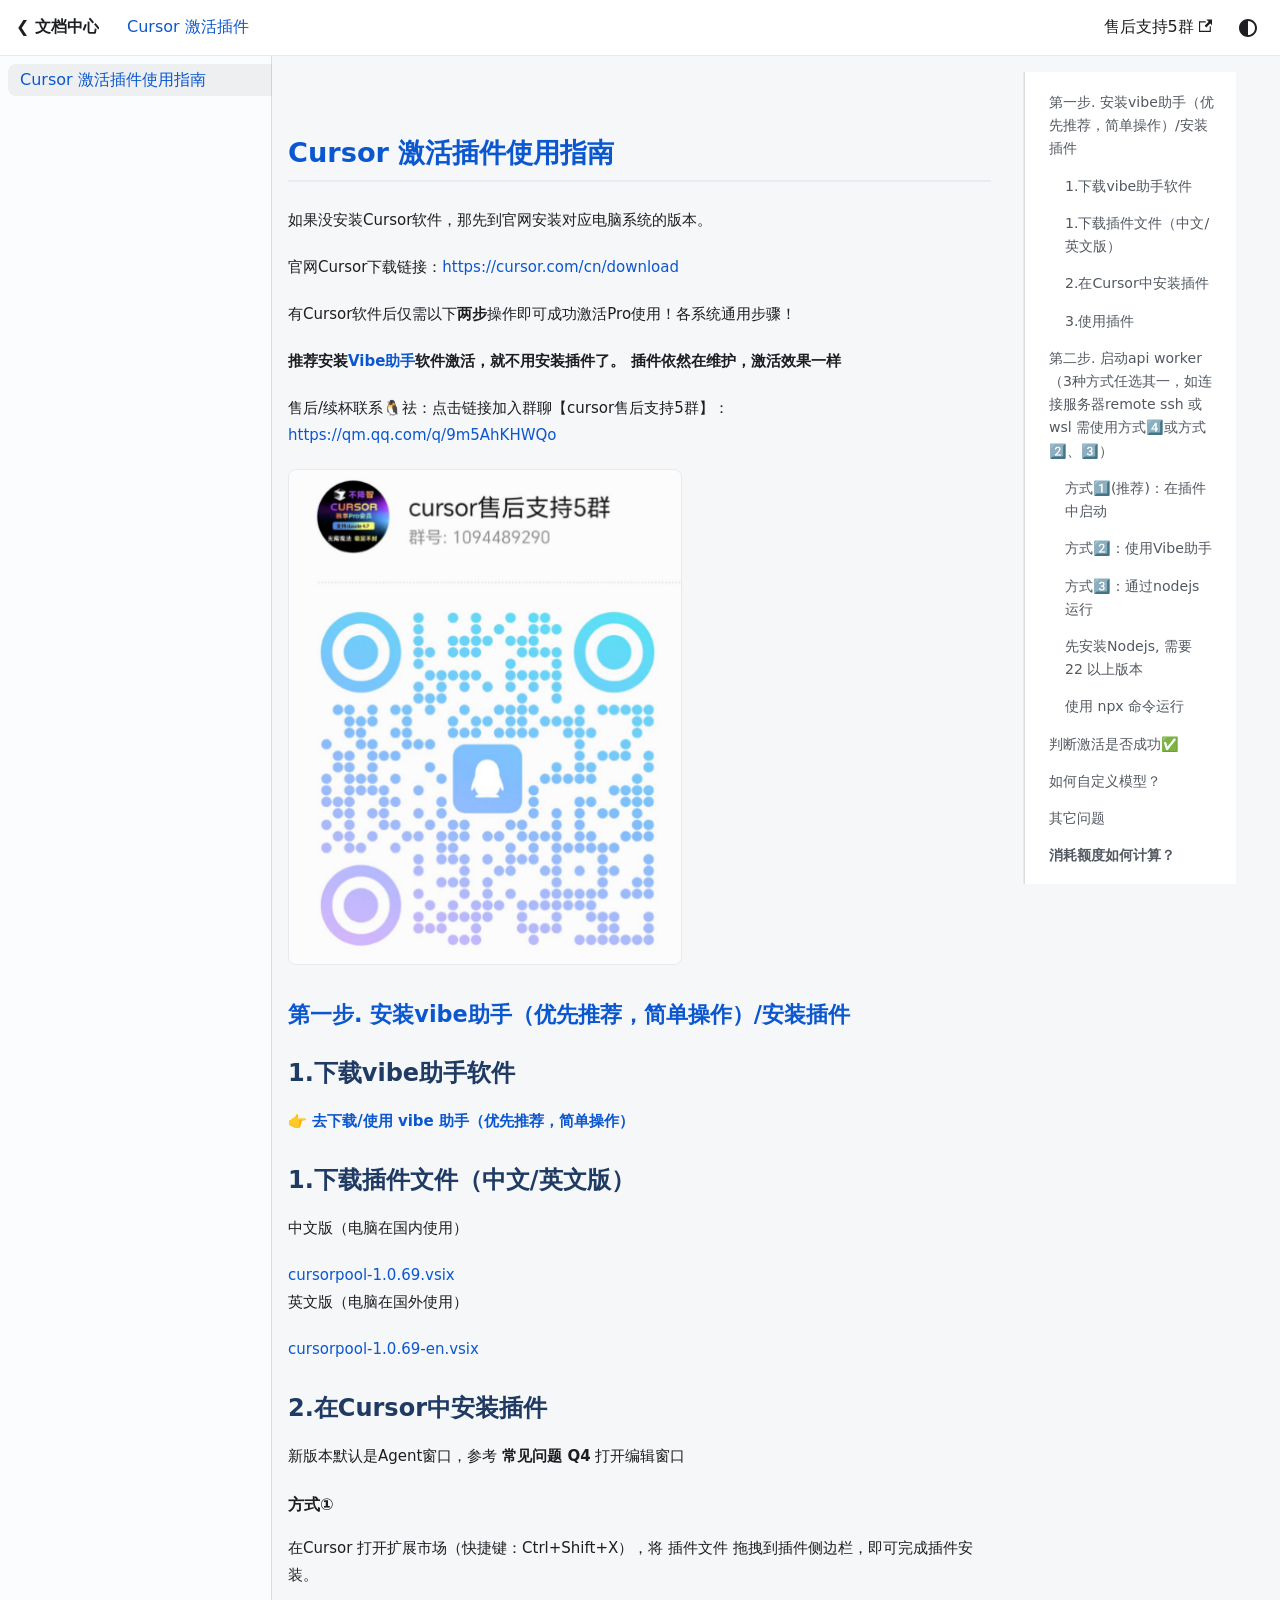
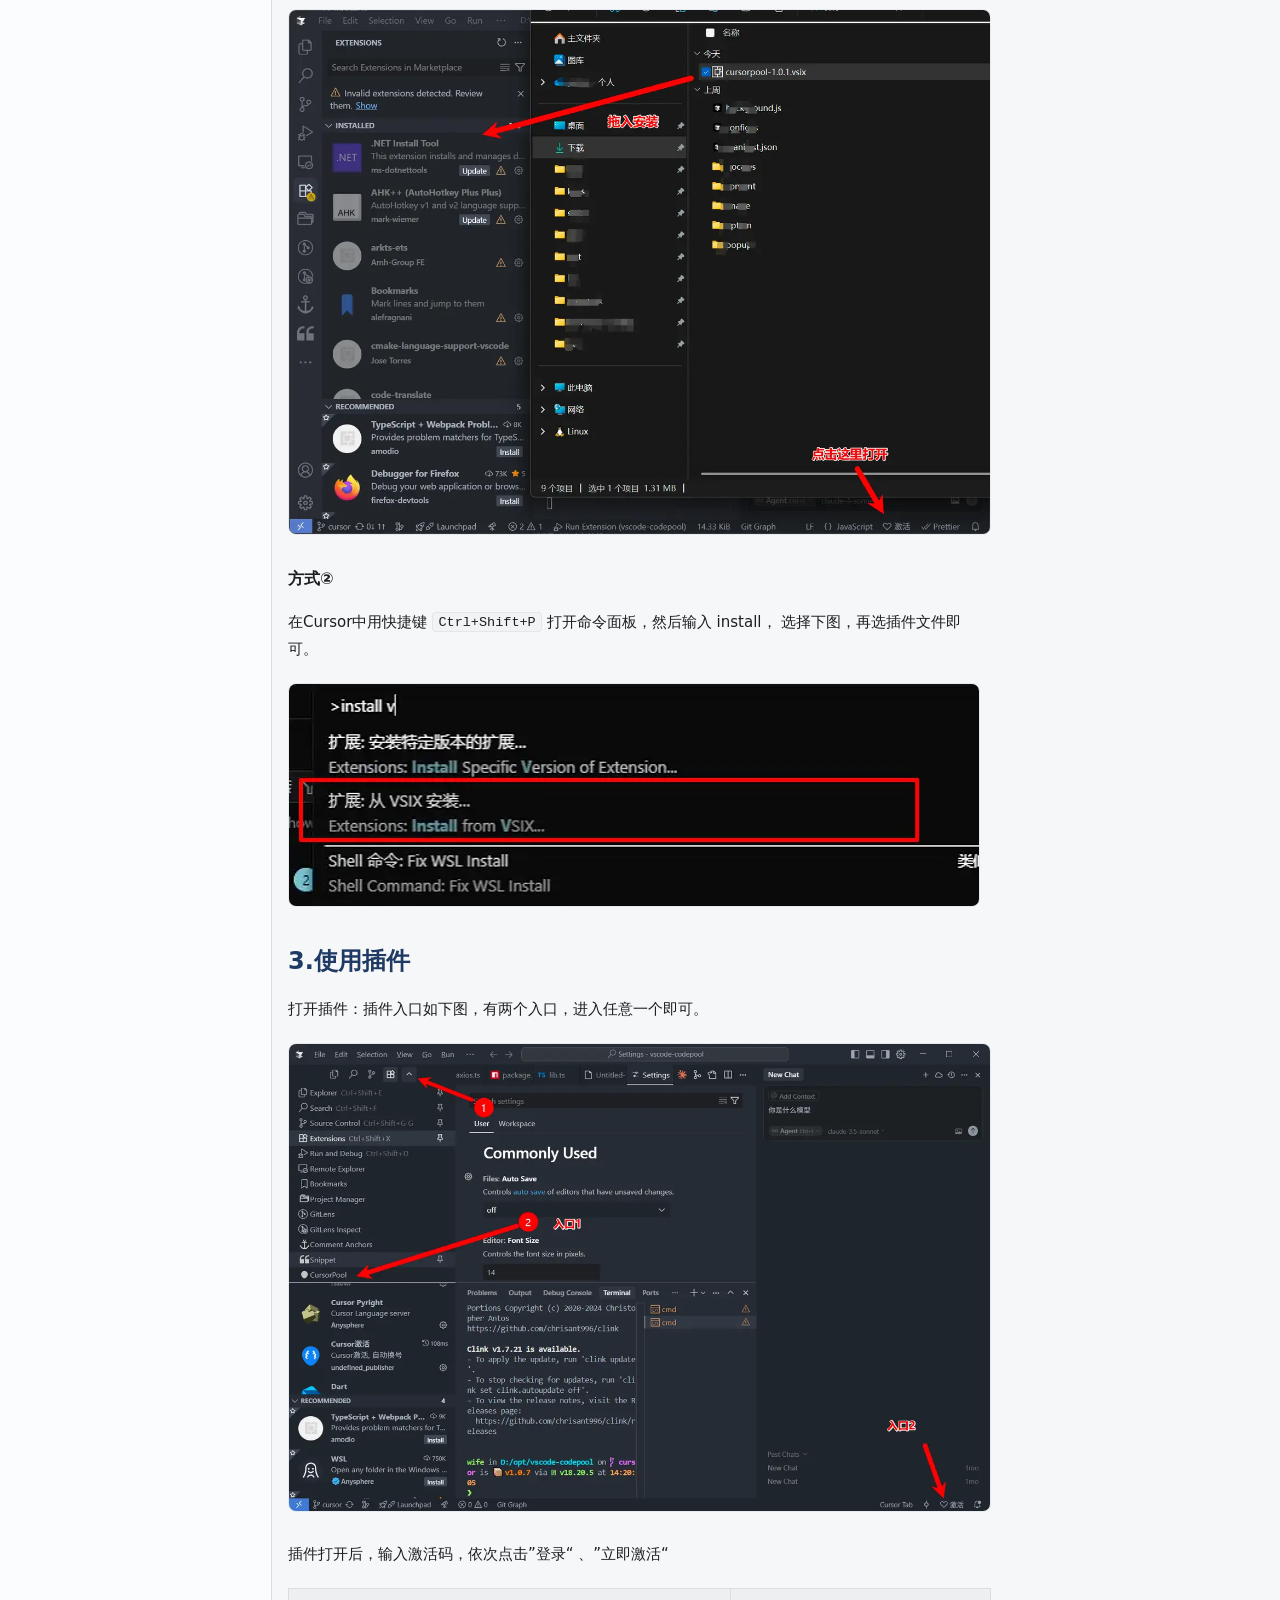
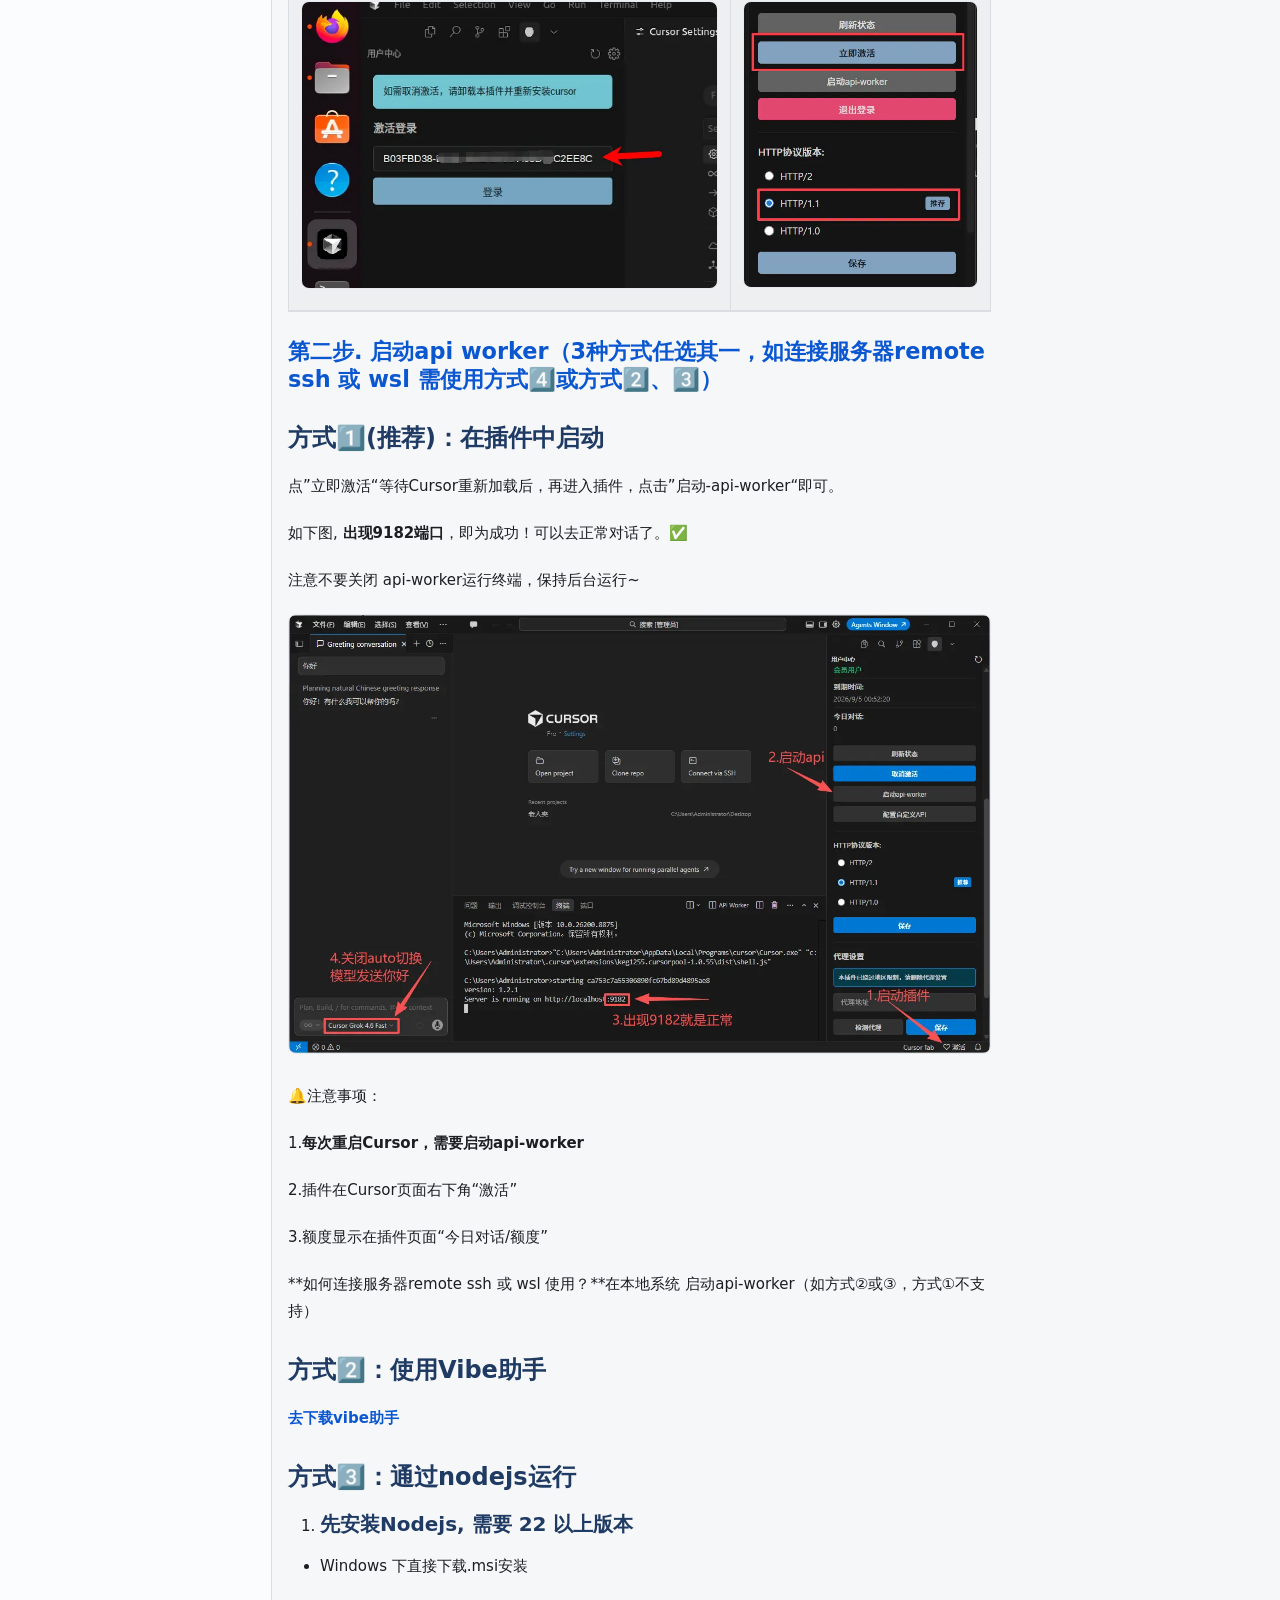
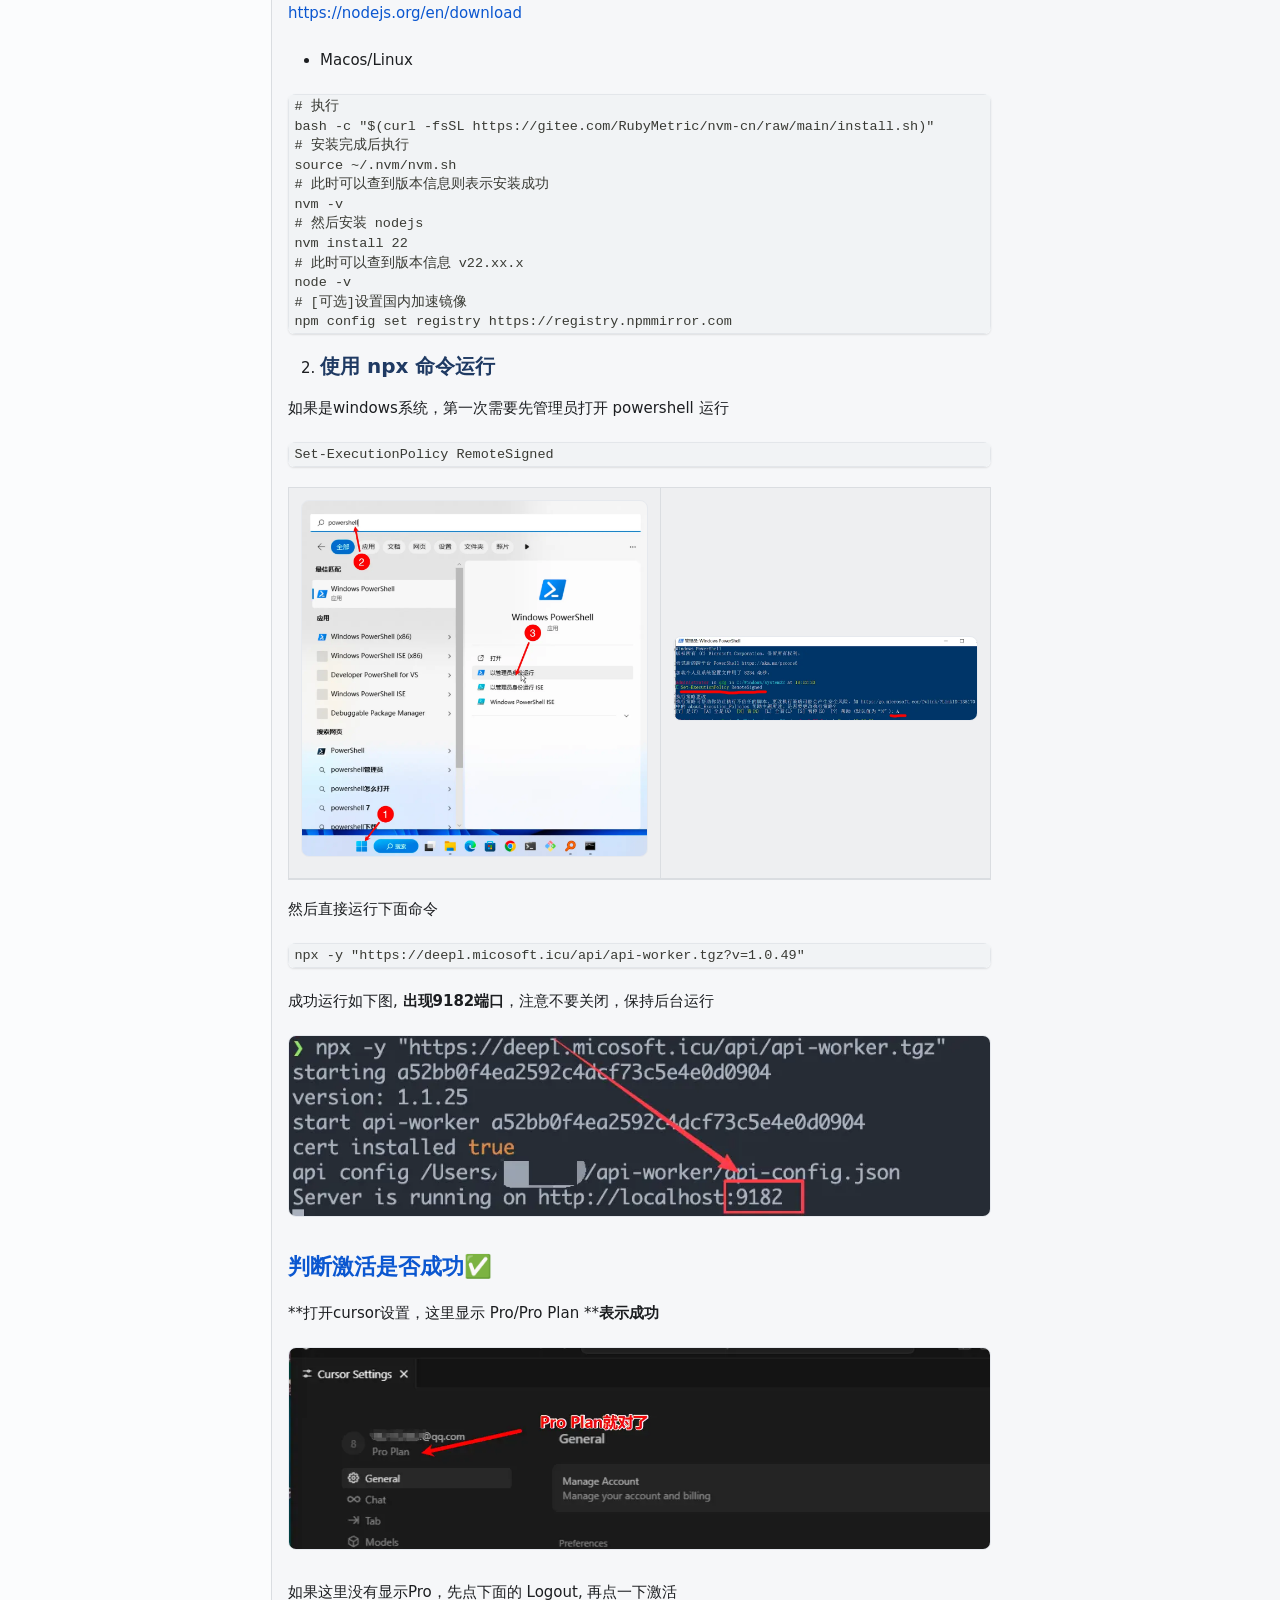
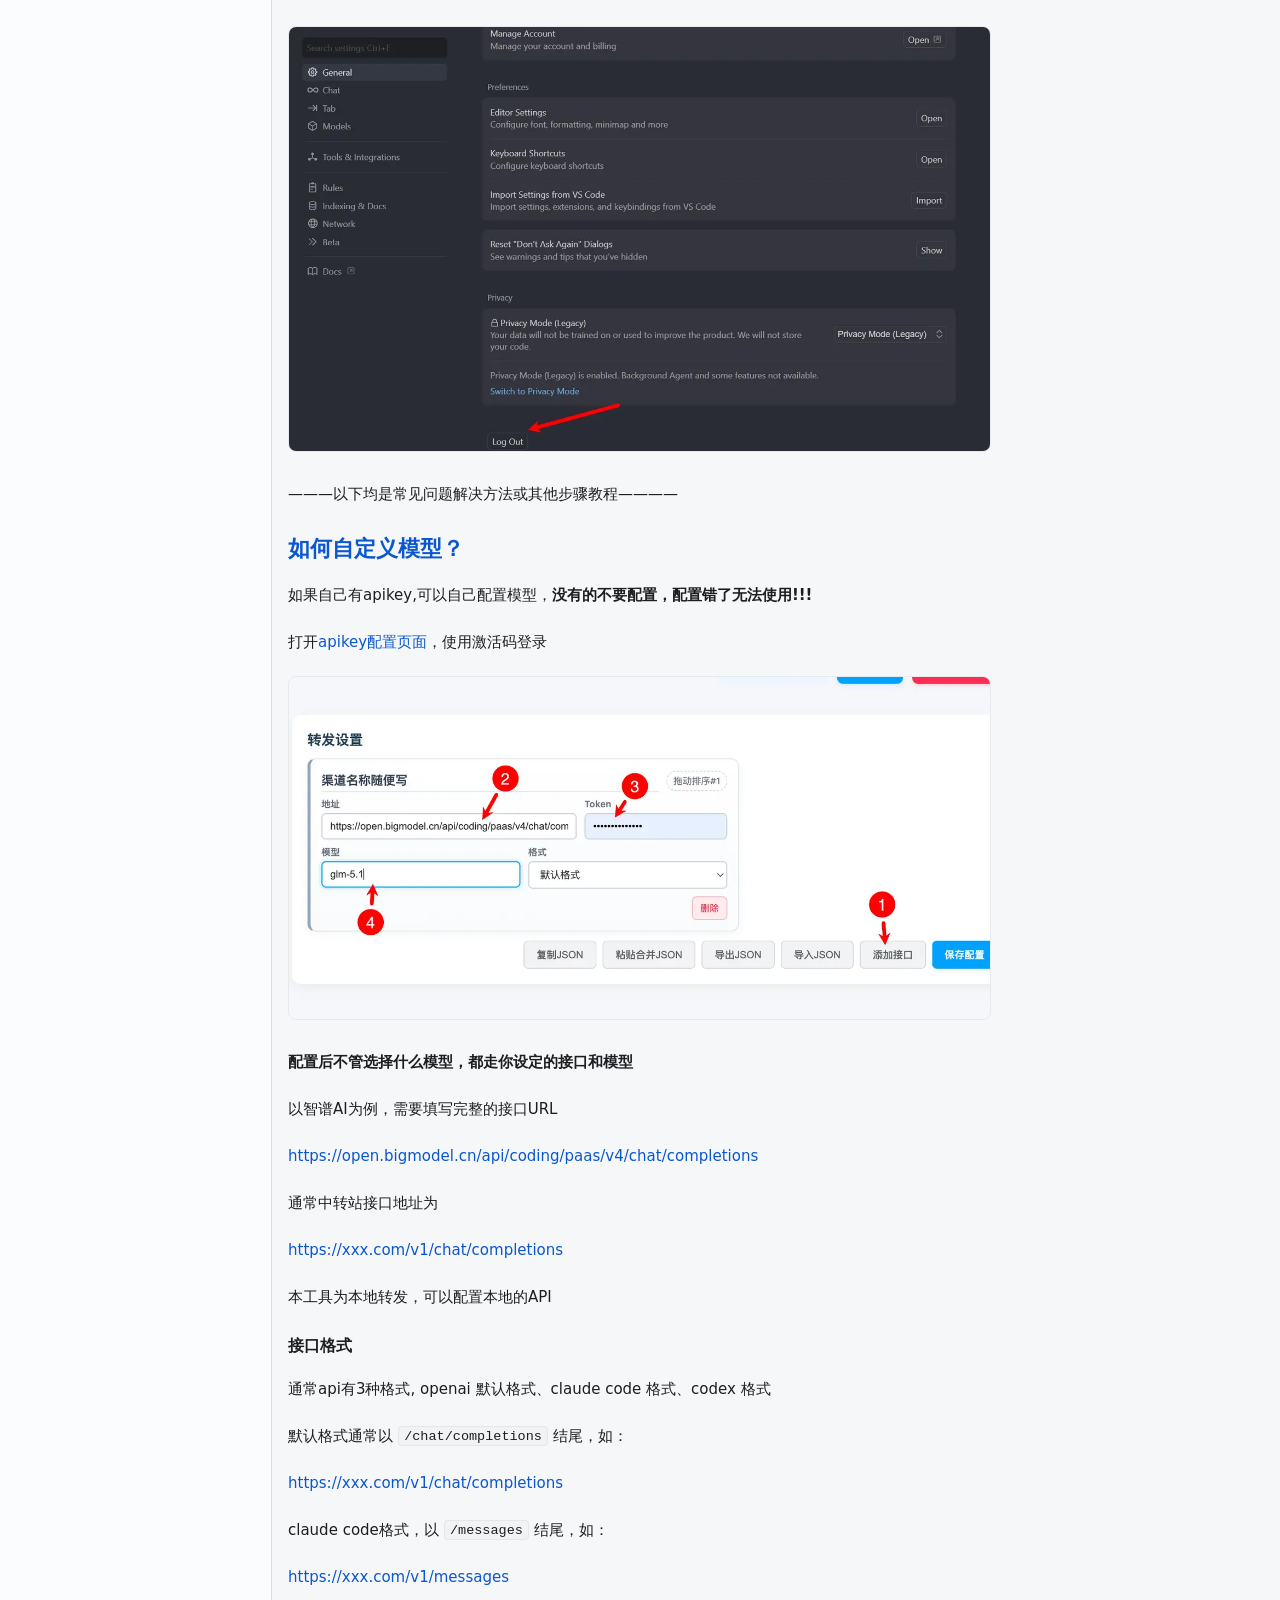
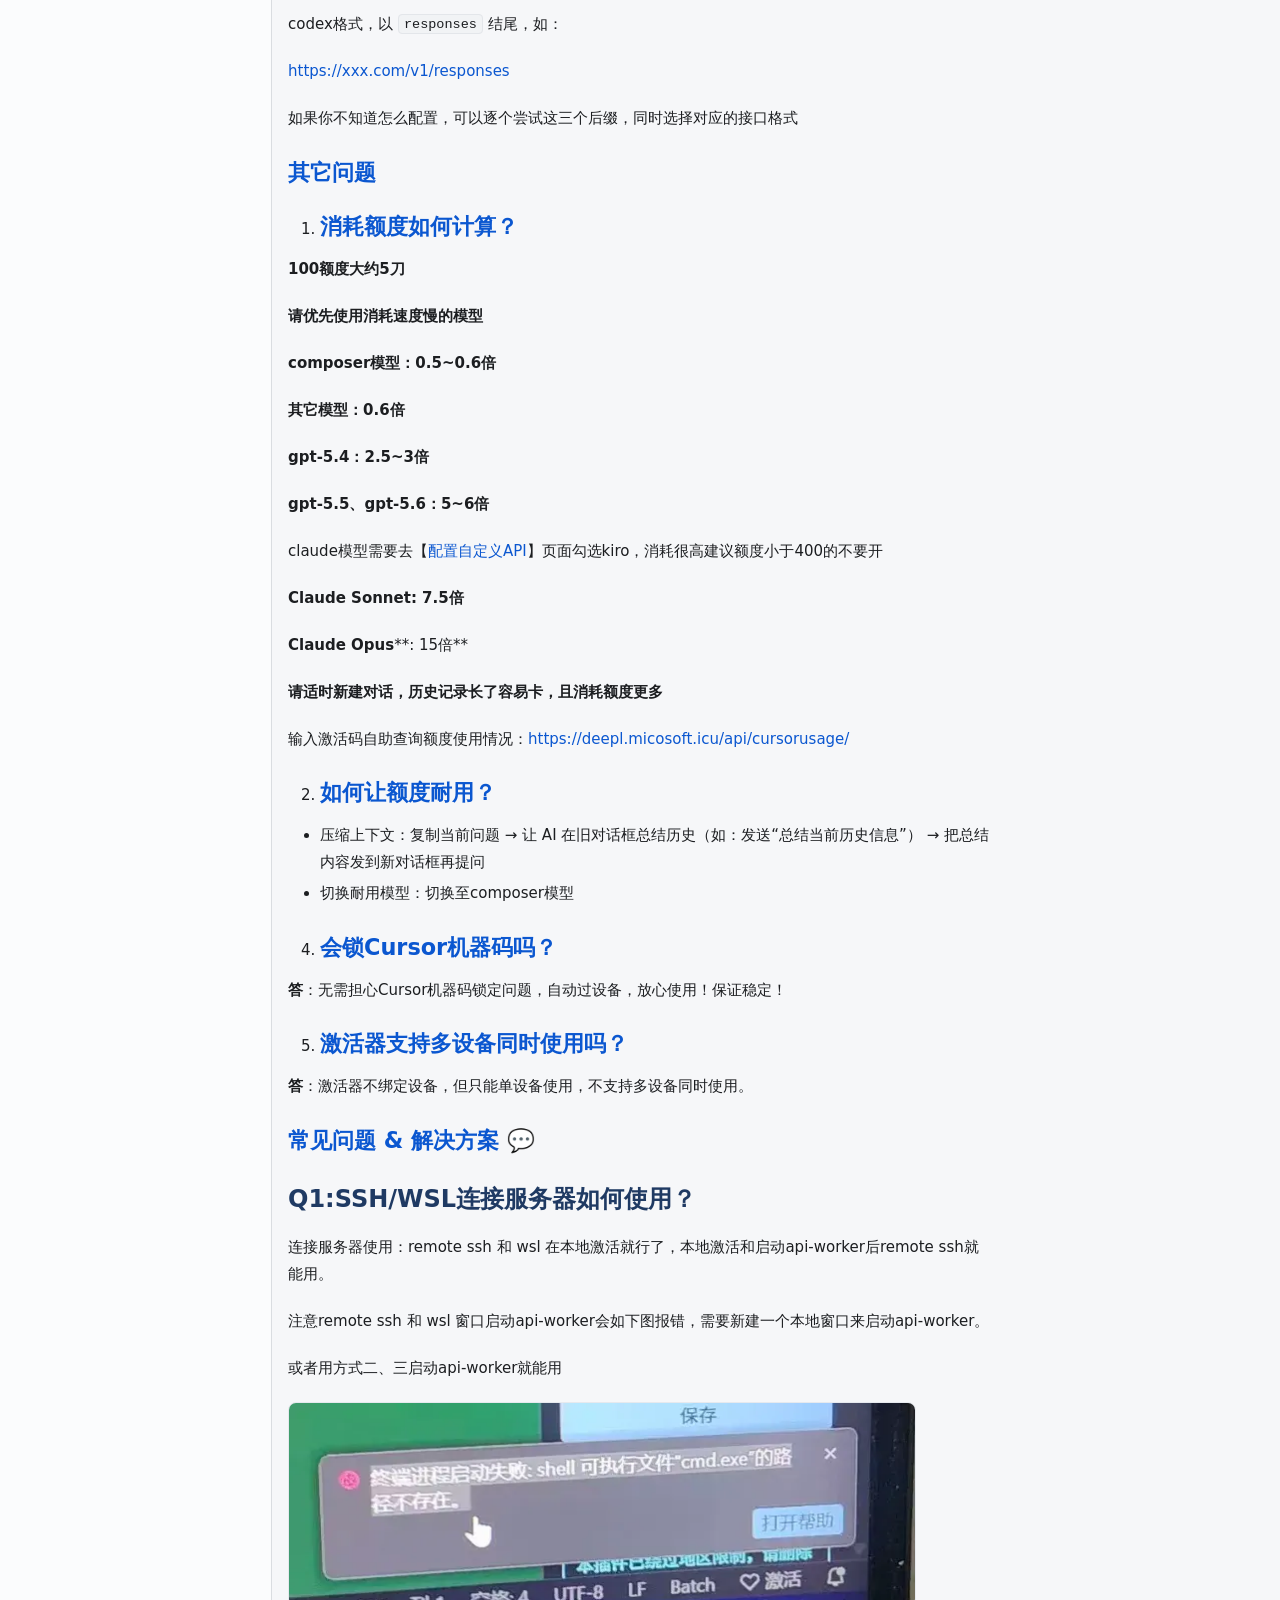
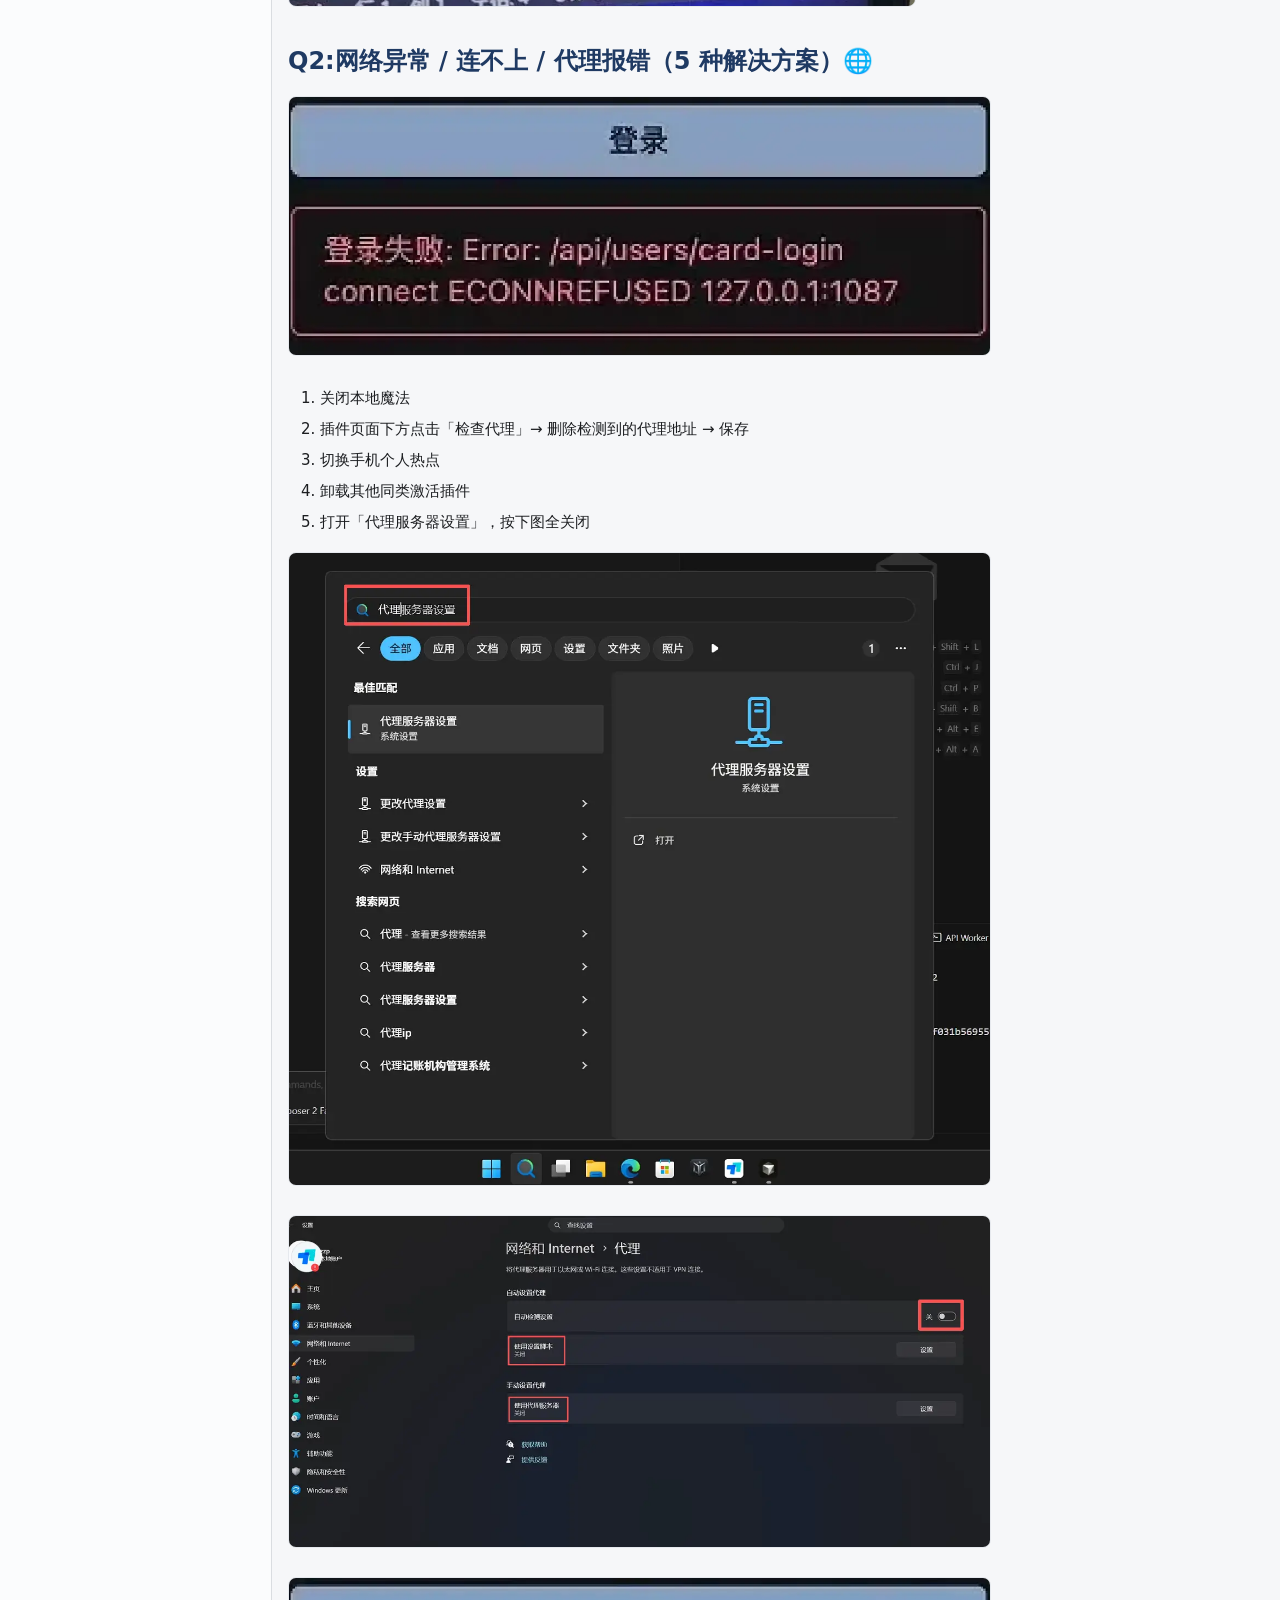
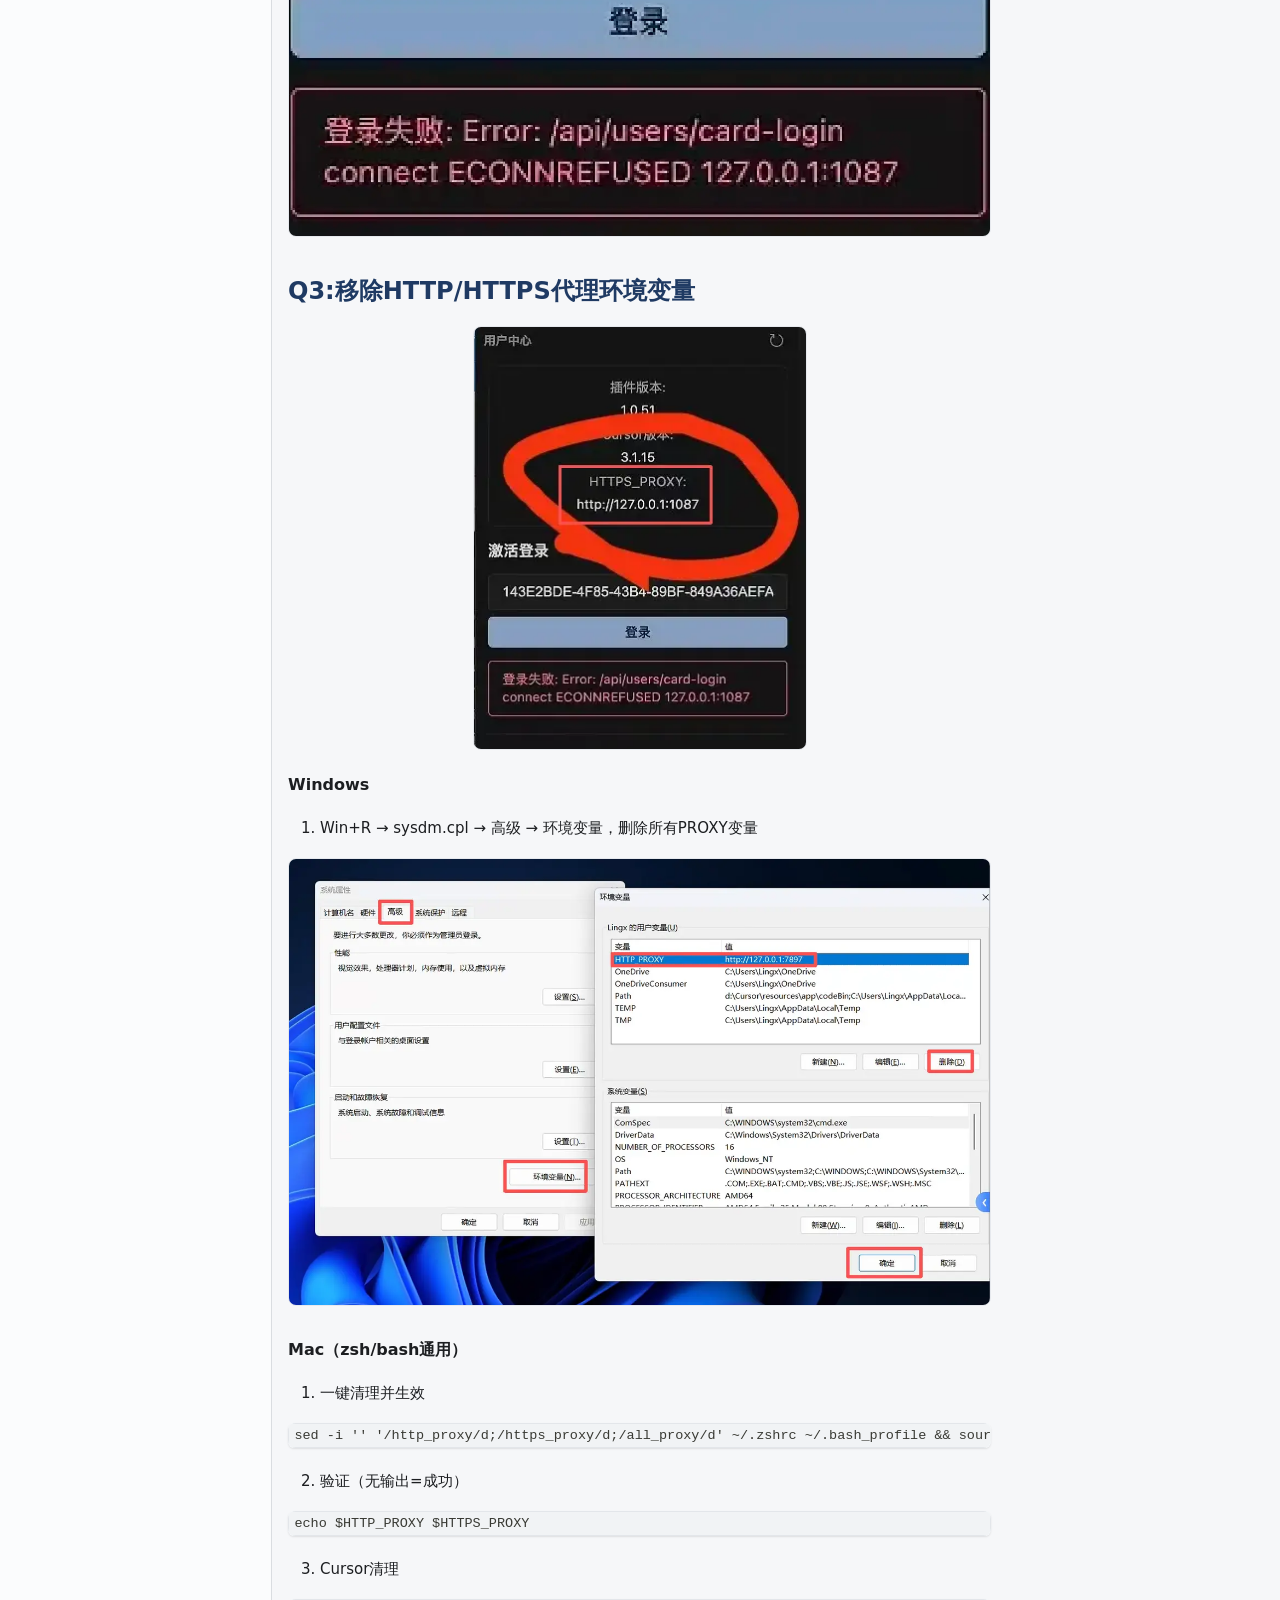
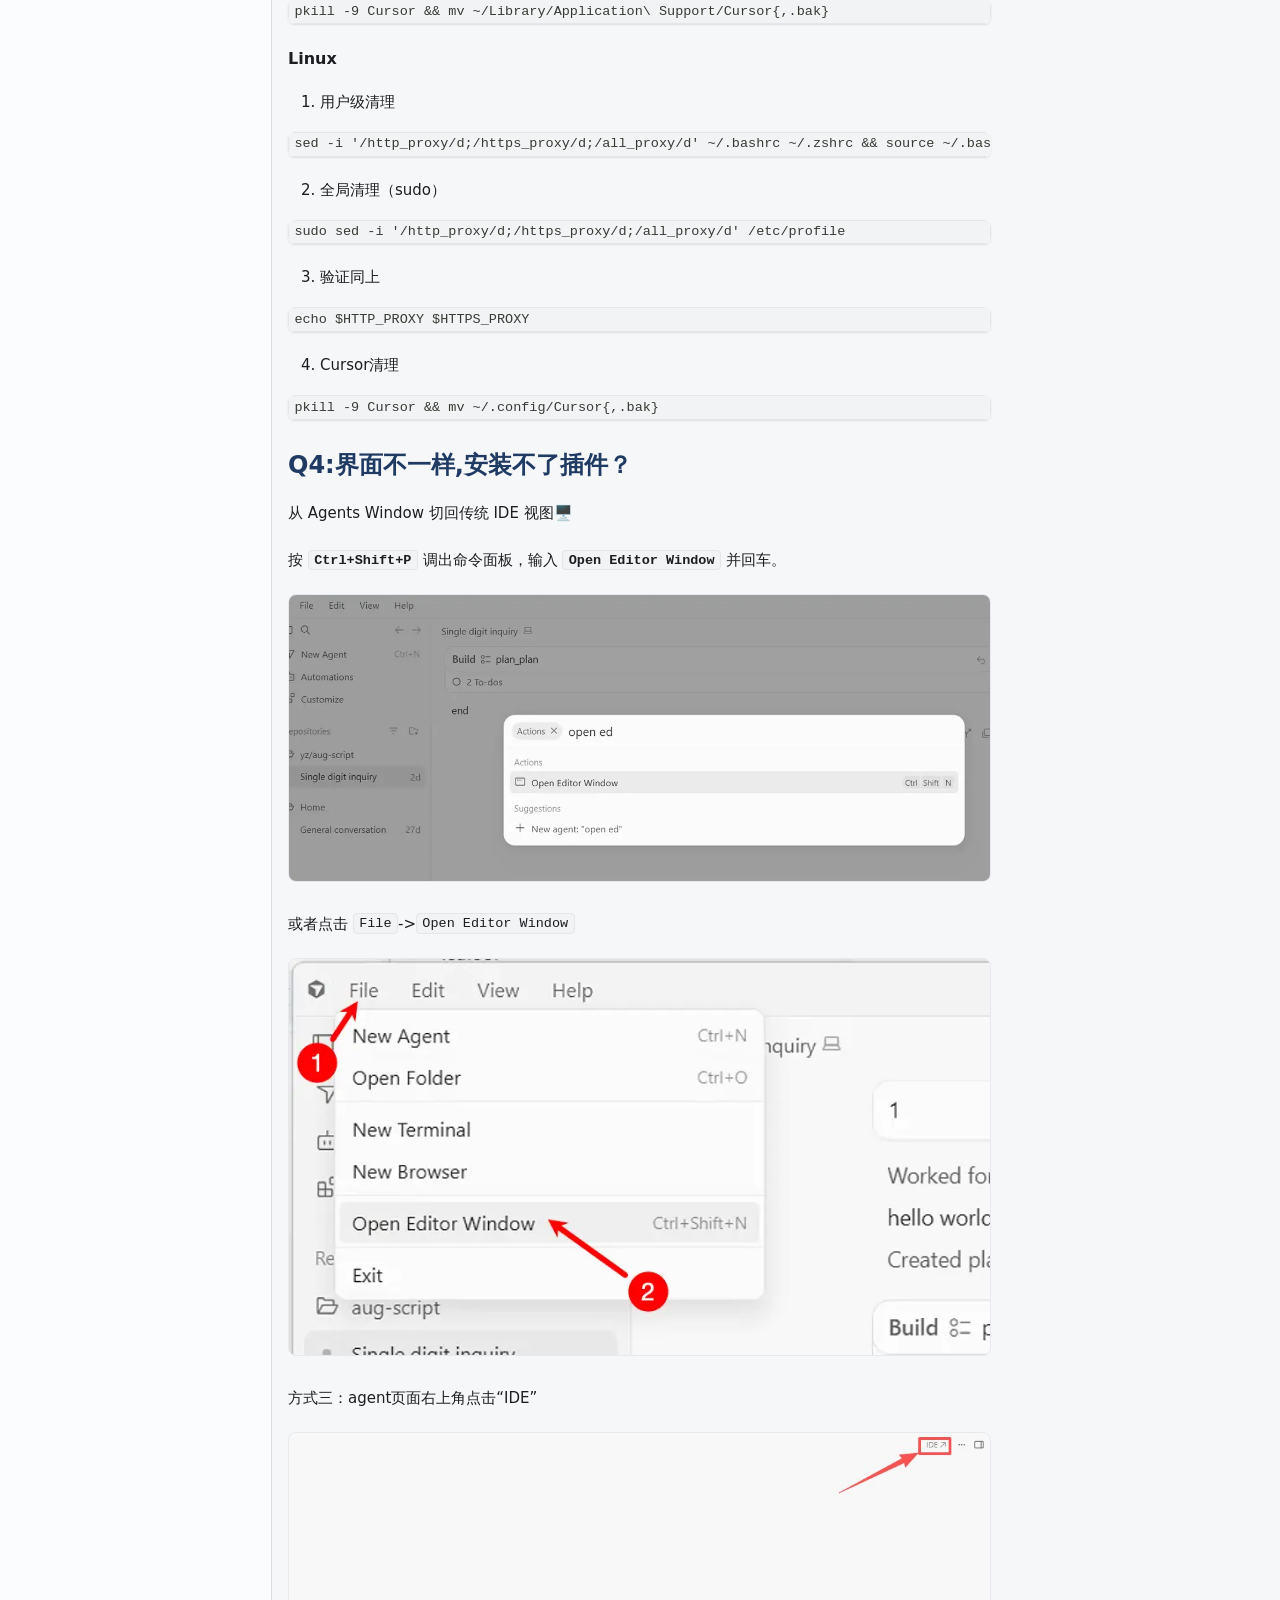
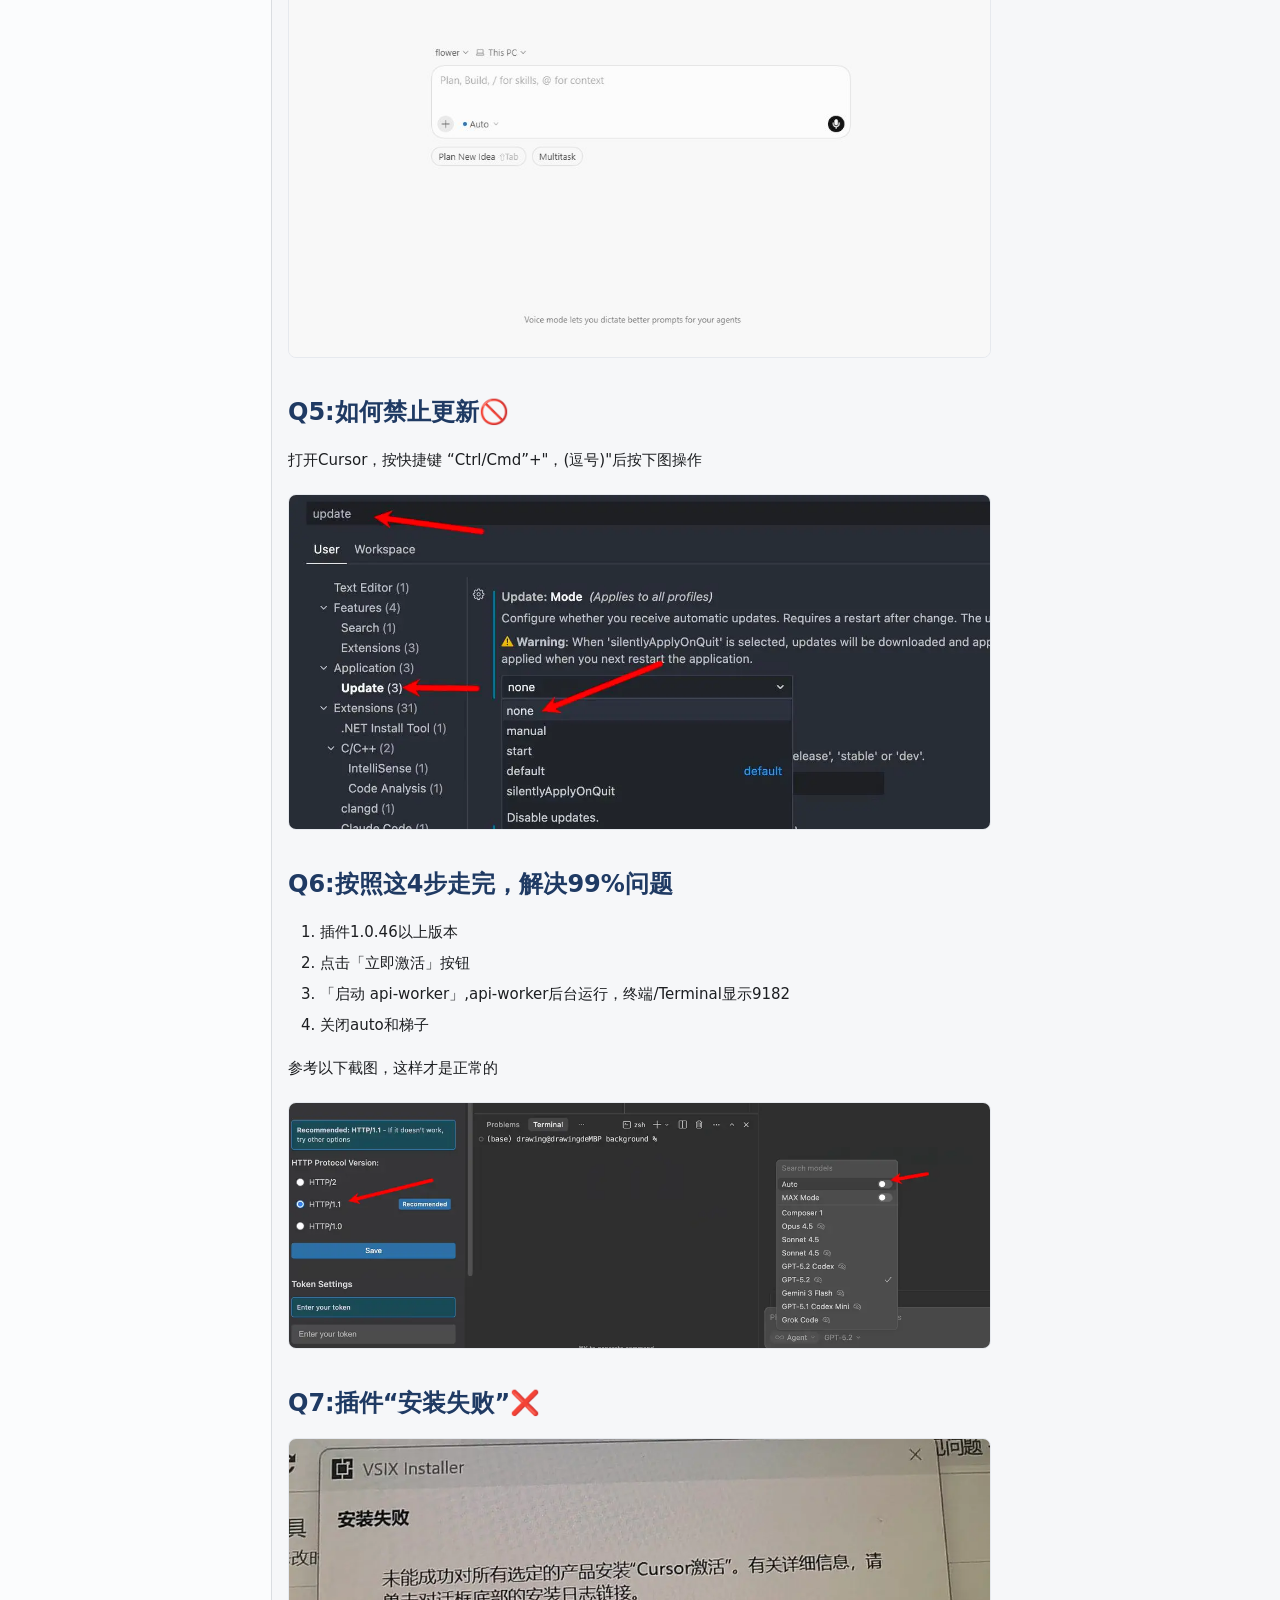
<file: index.html>
<!doctype html>
<html lang="zh-CN" dir="ltr" class="docs-wrapper plugin-docs plugin-id-default docs-version-current docs-doc-page docs-doc-id-intro" data-has-hydrated="false">
<head>
<meta charset="UTF-8">
<meta name="generator" content="Docusaurus v3.10.2">
<title data-rh="true">Cursor 激活插件使用指南 | Cursor 激活插件文档</title><meta data-rh="true" name="twitter:card" content="summary_large_image"><meta data-rh="true" property="og:url" content="https://USER.github.io/"><meta data-rh="true" property="og:locale" content="zh_CN"><meta data-rh="true" name="docusaurus_locale" content="zh-CN"><meta data-rh="true" name="docsearch:language" content="zh-CN"><meta data-rh="true" name="viewport" content="width=device-width,initial-scale=1"><meta data-rh="true" name="docusaurus_version" content="current"><meta data-rh="true" name="docusaurus_tag" content="docs-default-current"><meta data-rh="true" name="docsearch:version" content="current"><meta data-rh="true" name="docsearch:docusaurus_tag" content="docs-default-current"><meta data-rh="true" property="og:title" content="Cursor 激活插件使用指南 | Cursor 激活插件文档"><meta data-rh="true" name="description" content="安装、激活、常见问题一站式指南"><meta data-rh="true" property="og:description" content="安装、激活、常见问题一站式指南"><link data-rh="true" rel="icon" href="/img/favicon.ico"><link data-rh="true" rel="canonical" href="https://USER.github.io/"><link data-rh="true" rel="alternate" href="https://USER.github.io/" hreflang="zh-CN"><link data-rh="true" rel="alternate" href="https://USER.github.io/" hreflang="x-default"><script data-rh="true">function insertBanner(){var n=document.createElement("div");n.id="__docusaurus-base-url-issue-banner-container";n.innerHTML='\n<div id="__docusaurus-base-url-issue-banner" style="border: thick solid red; background-color: rgb(255, 230, 179); margin: 20px; padding: 20px; font-size: 20px;">\n   <p style="font-weight: bold; font-size: 30px;">Your Docusaurus site did not load properly.</p>\n   <p>A very common reason is a wrong site <a href="https://docusaurus.io/docs/docusaurus.config.js/#baseUrl" style="font-weight: bold;">baseUrl configuration</a>.</p>\n   <p>Current configured baseUrl = <span style="font-weight: bold; color: red;">/</span>  (default value)</p>\n   <p>We suggest trying baseUrl = <span id="__docusaurus-base-url-issue-banner-suggestion-container" style="font-weight: bold; color: green;"></span></p>\n</div>\n',document.body.prepend(n);var e=document.getElementById("__docusaurus-base-url-issue-banner-suggestion-container"),s=window.location.pathname,o="/"===s.substr(-1)?s:s+"/";e.textContent=o}document.addEventListener("DOMContentLoaded",function(){void 0===window.docusaurus&&insertBanner()})</script><script data-rh="true" type="application/ld+json">{"@context":"https://schema.org","@type":"BreadcrumbList","itemListElement":[{"@type":"ListItem","position":1,"name":"Cursor 激活插件使用指南","item":"https://USER.github.io/"}]}</script><style>#netlify-badge,[data-netlify-badge],a[href^="https://www.netlify.com"],a[href^="http://www.netlify.com"],.netlify-badge,[class*="netlify"][style*="fixed"],div[class*="netlify-badge"],footer a[href*="netlify.com"]{display:none!important;visibility:hidden!important;pointer-events:none!important}</style><link rel="stylesheet" href="/assets/css/styles.51789613.css">
<script src="/assets/js/runtime~main.6d6ee49e.js" defer="defer"></script>
<script src="/assets/js/main.3613cbf4.js" defer="defer"></script>
</head>
<body>
<svg style="display: none;"><defs>
<symbol id="theme-svg-external-link" viewBox="0 0 24 24"><path fill="currentColor" d="M21 13v10h-21v-19h12v2h-10v15h17v-8h2zm3-12h-10.988l4.035 4-6.977 7.07 2.828 2.828 6.977-7.07 4.125 4.172v-11z"/></symbol>
</defs></svg>
<script>!function(){var t=function(){try{return new URLSearchParams(window.location.search).get("docusaurus-theme")}catch(t){}}()||function(){try{return window.localStorage.getItem("theme")}catch(t){}}();document.documentElement.setAttribute("data-theme",t||(window.matchMedia("(prefers-color-scheme: dark)").matches?"dark":"light")),document.documentElement.setAttribute("data-theme-choice",t||"system")}(),function(){try{const c=new URLSearchParams(window.location.search).entries();for(var[t,e]of c)if(t.startsWith("docusaurus-data-")){var a=t.replace("docusaurus-data-","data-");document.documentElement.setAttribute(a,e)}}catch(t){}}()</script><div id="__docusaurus"><div role="region" aria-label="跳到主要内容"><a class="skipToContent_fXgn" href="#__docusaurus_skipToContent_fallback">跳到主要内容</a></div><nav aria-label="主导航" class="theme-layout-navbar navbar navbar--fixed-top"><div class="navbar__inner"><div class="theme-layout-navbar-left navbar__items"><button aria-label="切换导航栏" aria-expanded="false" class="navbar__toggle clean-btn" type="button"><svg width="30" height="30" viewBox="0 0 30 30" aria-hidden="true"><path stroke="currentColor" stroke-linecap="round" stroke-miterlimit="10" stroke-width="2" d="M4 7h22M4 15h22M4 23h22"></path></svg></button><a class="navbar__brand" href="/"><b class="navbar__title text--truncate">❮ 文档中心</b></a><a aria-current="page" class="navbar__item navbar__link navbar__link--active" href="/">Cursor 激活插件</a></div><div class="theme-layout-navbar-right navbar__items navbar__items--right"><a href="https://qm.qq.com/q/9m5AhKHWQo" target="_blank" rel="noopener noreferrer" class="navbar__item navbar__link">售后支持5群<svg width="13.5" height="13.5" aria-label="(opens in new tab)" class="iconExternalLink_nPIU"><use href="#theme-svg-external-link"></use></svg></a><div class="toggle_vylO colorModeToggle_DEke"><button class="clean-btn toggleButton_gllP toggleButtonDisabled_aARS" type="button" disabled="" title="system mode" aria-label="切换浅色/暗黑模式（当前为system mode）"><svg viewBox="0 0 24 24" width="24" height="24" aria-hidden="true" class="toggleIcon_g3eP lightToggleIcon_pyhR"><path fill="currentColor" d="M12,9c1.65,0,3,1.35,3,3s-1.35,3-3,3s-3-1.35-3-3S10.35,9,12,9 M12,7c-2.76,0-5,2.24-5,5s2.24,5,5,5s5-2.24,5-5 S14.76,7,12,7L12,7z M2,13l2,0c0.55,0,1-0.45,1-1s-0.45-1-1-1l-2,0c-0.55,0-1,0.45-1,1S1.45,13,2,13z M20,13l2,0c0.55,0,1-0.45,1-1 s-0.45-1-1-1l-2,0c-0.55,0-1,0.45-1,1S19.45,13,20,13z M11,2v2c0,0.55,0.45,1,1,1s1-0.45,1-1V2c0-0.55-0.45-1-1-1S11,1.45,11,2z M11,20v2c0,0.55,0.45,1,1,1s1-0.45,1-1v-2c0-0.55-0.45-1-1-1C11.45,19,11,19.45,11,20z M5.99,4.58c-0.39-0.39-1.03-0.39-1.41,0 c-0.39,0.39-0.39,1.03,0,1.41l1.06,1.06c0.39,0.39,1.03,0.39,1.41,0s0.39-1.03,0-1.41L5.99,4.58z M18.36,16.95 c-0.39-0.39-1.03-0.39-1.41,0c-0.39,0.39-0.39,1.03,0,1.41l1.06,1.06c0.39,0.39,1.03,0.39,1.41,0c0.39-0.39,0.39-1.03,0-1.41 L18.36,16.95z M19.42,5.99c0.39-0.39,0.39-1.03,0-1.41c-0.39-0.39-1.03-0.39-1.41,0l-1.06,1.06c-0.39,0.39-0.39,1.03,0,1.41 s1.03,0.39,1.41,0L19.42,5.99z M7.05,18.36c0.39-0.39,0.39-1.03,0-1.41c-0.39-0.39-1.03-0.39-1.41,0l-1.06,1.06 c-0.39,0.39-0.39,1.03,0,1.41s1.03,0.39,1.41,0L7.05,18.36z"></path></svg><svg viewBox="0 0 24 24" width="24" height="24" aria-hidden="true" class="toggleIcon_g3eP darkToggleIcon_wfgR"><path fill="currentColor" d="M9.37,5.51C9.19,6.15,9.1,6.82,9.1,7.5c0,4.08,3.32,7.4,7.4,7.4c0.68,0,1.35-0.09,1.99-0.27C17.45,17.19,14.93,19,12,19 c-3.86,0-7-3.14-7-7C5,9.07,6.81,6.55,9.37,5.51z M12,3c-4.97,0-9,4.03-9,9s4.03,9,9,9s9-4.03,9-9c0-0.46-0.04-0.92-0.1-1.36 c-0.98,1.37-2.58,2.26-4.4,2.26c-2.98,0-5.4-2.42-5.4-5.4c0-1.81,0.89-3.42,2.26-4.4C12.92,3.04,12.46,3,12,3L12,3z"></path></svg><svg viewBox="0 0 24 24" width="24" height="24" aria-hidden="true" class="toggleIcon_g3eP systemToggleIcon_QzmC"><path fill="currentColor" d="m12 21c4.971 0 9-4.029 9-9s-4.029-9-9-9-9 4.029-9 9 4.029 9 9 9zm4.95-13.95c1.313 1.313 2.05 3.093 2.05 4.95s-0.738 3.637-2.05 4.95c-1.313 1.313-3.093 2.05-4.95 2.05v-14c1.857 0 3.637 0.737 4.95 2.05z"></path></svg></button></div><div class="navbarSearchContainer_Bca1"></div></div></div><div role="presentation" class="navbar-sidebar__backdrop"></div></nav><div id="__docusaurus_skipToContent_fallback" class="theme-layout-main main-wrapper mainWrapper_z2l0"><div class="docsWrapper_hBAB"><button aria-label="回到顶部" class="clean-btn theme-back-to-top-button backToTopButton_sjWU" type="button"></button><div class="docRoot_UBD9"><aside class="theme-doc-sidebar-container docSidebarContainer_YfHR"><div class="sidebarViewport_aRkj"><div class="sidebar_njMd"><nav aria-label="文档侧边栏" class="menu thin-scrollbar menu_SIkG"><ul class="theme-doc-sidebar-menu menu__list"><li class="theme-doc-sidebar-item-link theme-doc-sidebar-item-link-level-1 menu__list-item"><a class="menu__link menu__link--active" aria-current="page" href="/"><span class="linkLabel_WmDU">Cursor 激活插件使用指南</span></a></li></ul></nav></div></div></aside><main class="docMainContainer_TBSr"><div class="container padding-top--md padding-bottom--lg"><div class="row"><div class="col docItemCol_VOVn"><div class="docItemContainer_Djhp"><article><nav class="theme-doc-breadcrumbs breadcrumbsContainer_Z_bl" aria-label="页面路径"><ul class="breadcrumbs"><li class="breadcrumbs__item"><a aria-label="主页面" class="breadcrumbs__link" href="/"><svg viewBox="0 0 24 24" class="breadcrumbHomeIcon_YNFT"><path d="M10 19v-5h4v5c0 .55.45 1 1 1h3c.55 0 1-.45 1-1v-7h1.7c.46 0 .68-.57.33-.87L12.67 3.6c-.38-.34-.96-.34-1.34 0l-8.36 7.53c-.34.3-.13.87.33.87H5v7c0 .55.45 1 1 1h3c.55 0 1-.45 1-1z" fill="currentColor"></path></svg></a></li><li class="breadcrumbs__item breadcrumbs__item--active"><span class="breadcrumbs__link">Cursor 激活插件使用指南</span></li></ul></nav><div class="tocCollapsible_ETCw theme-doc-toc-mobile tocMobile_ITEo"><button type="button" class="clean-btn tocCollapsibleButton_TO0P">本页总览</button></div><div class="theme-doc-markdown markdown"><header><h1>Cursor 激活插件使用指南</h1></header><p>如果没安装Cursor软件，那先到官网安装对应电脑系统的版本。</p>
<p>官网Cursor下载链接：<a href="https://cursor.com/cn/download" target="_blank" rel="noopener noreferrer" class="">https://cursor.com/cn/download</a></p>
<p>有Cursor软件后仅需以下<strong>两步</strong>操作即可成功激活Pro使用！各系统通用步骤！</p>
<p><strong>推荐安装<a href="https://docs.cloudpp.win/docs/vibe-assistant" target="_blank" rel="noopener noreferrer" class="">Vibe助手</a>软件激活，就不用安装插件了。
插件依然在维护，激活效果一样</strong></p>
<p>售后/续杯联系🐧祛：点击链接加入群聊【cursor售后支持5群】：<a href="https://qm.qq.com/q/9m5AhKHWQo" target="_blank" rel="noopener noreferrer" class="">https://qm.qq.com/q/9m5AhKHWQo</a></p>
<p><img decoding="async" loading="lazy" alt="cursor售后支持5群二维码" src="/assets/images/qq-group-qrcode-d5c222c78b806603bf2e9b8bed9d402b.png" width="394" height="497" class="img_ev3q"></p>
<h2 class="anchor anchorTargetStickyNavbar_Vzrq" id="第一步-安装vibe助手优先推荐简单操作安装插件">第一步. 安装vibe助手（优先推荐，简单操作）/安装插件<a href="#第一步-安装vibe助手优先推荐简单操作安装插件" class="hash-link" aria-label="第一步. 安装vibe助手（优先推荐，简单操作）/安装插件的直接链接" title="第一步. 安装vibe助手（优先推荐，简单操作）/安装插件的直接链接" translate="no">​</a></h2>
<h3 class="anchor anchorTargetStickyNavbar_Vzrq" id="1下载vibe助手软件">1.下载vibe助手软件<a href="#1下载vibe助手软件" class="hash-link" aria-label="1.下载vibe助手软件的直接链接" title="1.下载vibe助手软件的直接链接" translate="no">​</a></h3>
<p><strong><a href="https://docs.cloudpp.win/docs/vibe-assistant" target="_blank" rel="noopener noreferrer" class="">👉 去下载/使用 vibe 助手（优先推荐，简单操作）</a></strong></p>
<h3 class="anchor anchorTargetStickyNavbar_Vzrq" id="1下载插件文件中文英文版">1.下载插件文件（中文/英文版）<a href="#1下载插件文件中文英文版" class="hash-link" aria-label="1.下载插件文件（中文/英文版）的直接链接" title="1.下载插件文件（中文/英文版）的直接链接" translate="no">​</a></h3>
<p>中文版（电脑在国内使用）</p>
<a href="files/cursorpool-1.0.69.vsix">cursorpool-1.0.69.vsix</a>
<p>英文版（电脑在国外使用）</p>
<a href="files/cursorpool-1.0.69-en.vsix">cursorpool-1.0.69-en.vsix</a>
<h3 class="anchor anchorTargetStickyNavbar_Vzrq" id="2在cursor中安装插件">2.在Cursor中安装插件<a href="#2在cursor中安装插件" class="hash-link" aria-label="2.在Cursor中安装插件的直接链接" title="2.在Cursor中安装插件的直接链接" translate="no">​</a></h3>
<p>新版本默认是Agent窗口，参考 <strong>常见问题 Q4</strong> 打开编辑窗口</p>
<h4 class="anchor anchorTargetStickyNavbar_Vzrq" id="方式">方式①<a href="#方式" class="hash-link" aria-label="方式①的直接链接" title="方式①的直接链接" translate="no">​</a></h4>
<p>在Cursor 打开扩展市场（快捷键  ：Ctrl+Shift+X），将 插件文件 拖拽到插件侧边栏，即可完成插件安装。</p>
<p><img decoding="async" loading="lazy" alt="image.png" src="/assets/images/4e69a64f3afeb438d93bd8aa799d3165-36ee277d7f847b8df33a2616ebb1ed99.webp" width="1280" height="958" class="img_ev3q"></p>
<h4 class="anchor anchorTargetStickyNavbar_Vzrq" id="方式-1">方式②<a href="#方式-1" class="hash-link" aria-label="方式②的直接链接" title="方式②的直接链接" translate="no">​</a></h4>
<p>在Cursor中用快捷键 <code>Ctrl+Shift+P</code> 打开命令面板，然后输入 install， 选择下图，再选插件文件即可。</p>
<p><img decoding="async" loading="lazy" alt="image.png" src="[data-uri]" width="692" height="222" class="img_ev3q"></p>
<h3 class="anchor anchorTargetStickyNavbar_Vzrq" id="3使用插件">3.使用插件<a href="#3使用插件" class="hash-link" aria-label="3.使用插件的直接链接" title="3.使用插件的直接链接" translate="no">​</a></h3>
<p>打开插件：插件入口如下图，有两个入口，进入任意一个即可。</p>
<p><img decoding="async" loading="lazy" alt="image.png" src="/assets/images/8f3e8d9175d1b21932cb914d3ea60e5f-760a4ed7480c76677d3585ed018b6eb6.webp" width="1280" height="853" class="img_ev3q"></p>
<p>插件打开后，输入激活码，依次点击”登录“ 、”立即激活“</p>
<table><thead><tr><th><img decoding="async" loading="lazy" alt="image.png" src="/assets/images/ce413a6cfec5e6f7a2674441140a4dc8-1b986ef1d58ec25e73cb506222fb947d.webp" width="821" height="566" class="img_ev3q"></th><th><img decoding="async" loading="lazy" alt="image.png" src="[data-uri]" width="461" height="564" class="img_ev3q"></th></tr></thead></table>
<h2 class="anchor anchorTargetStickyNavbar_Vzrq" id="第二步-启动api-worker3种方式任选其一如连接服务器remote-ssh-或-wsl-需使用方式4️⃣或方式2️⃣3️⃣">第二步. 启动api worker（3种方式任选其一，如连接服务器remote ssh 或 wsl 需使用方式4️⃣或方式2️⃣、3️⃣）<a href="#第二步-启动api-worker3种方式任选其一如连接服务器remote-ssh-或-wsl-需使用方式4️⃣或方式2️⃣3️⃣" class="hash-link" aria-label="第二步. 启动api worker（3种方式任选其一，如连接服务器remote ssh 或 wsl 需使用方式4️⃣或方式2️⃣、3️⃣）的直接链接" title="第二步. 启动api worker（3种方式任选其一，如连接服务器remote ssh 或 wsl 需使用方式4️⃣或方式2️⃣、3️⃣）的直接链接" translate="no">​</a></h2>
<h3 class="anchor anchorTargetStickyNavbar_Vzrq" id="方式1️⃣推荐在插件中启动">方式1️⃣(推荐)：在插件中启动<a href="#方式1️⃣推荐在插件中启动" class="hash-link" aria-label="方式1️⃣(推荐)：在插件中启动的直接链接" title="方式1️⃣(推荐)：在插件中启动的直接链接" translate="no">​</a></h3>
<p>点”立即激活“等待Cursor重新加载后，再进入插件，点击”启动-api-worker“即可。</p>
<p>如下图, <strong>出现9182端口</strong>，即为成功！可以去正常对话了。✅</p>
<p>注意不要关闭 api-worker运行终端，保持后台运行~</p>
<p><img decoding="async" loading="lazy" alt="image.png" src="/assets/images/api-worker-9182-a3761452924b1acc63164482ea7160b9.webp" width="1280" height="800" class="img_ev3q"></p>
<p>🔔注意事项：</p>
<p>1.<strong>每次重启Cursor，需要启动api-worker</strong></p>
<p>2.插件在Cursor页面右下角“激活”</p>
<p>3.额度显示在插件页面“今日对话/额度”</p>
<p>**如何连接服务器remote ssh 或 wsl 使用？**在本地系统 启动api-worker（如方式②或③，方式①不支持）</p>
<h3 class="anchor anchorTargetStickyNavbar_Vzrq" id="方式2️⃣使用vibe助手">方式2️⃣：使用Vibe助手<a href="#方式2️⃣使用vibe助手" class="hash-link" aria-label="方式2️⃣：使用Vibe助手的直接链接" title="方式2️⃣：使用Vibe助手的直接链接" translate="no">​</a></h3>
<p><strong><a href="https://docs.cloudpp.win/docs/vibe-assistant" target="_blank" rel="noopener noreferrer" class="">去下载vibe助手</a></strong></p>
<h3 class="anchor anchorTargetStickyNavbar_Vzrq" id="方式3️⃣通过nodejs运行">方式3️⃣：通过nodejs运行<a href="#方式3️⃣通过nodejs运行" class="hash-link" aria-label="方式3️⃣：通过nodejs运行的直接链接" title="方式3️⃣：通过nodejs运行的直接链接" translate="no">​</a></h3>
<ol>
<li class="">
<h3 class="anchor anchorTargetStickyNavbar_Vzrq" id="先安装nodejs-需要-22-以上版本">先安装Nodejs, 需要 22 以上版本<a href="#先安装nodejs-需要-22-以上版本" class="hash-link" aria-label="先安装Nodejs, 需要 22 以上版本的直接链接" title="先安装Nodejs, 需要 22 以上版本的直接链接" translate="no">​</a></h3>
</li>
</ol>
<ul>
<li class="">Windows 下直接下载.msi安装</li>
</ul>
<p><a href="https://nodejs.org/en/download" target="_blank" rel="noopener noreferrer" class="">https://nodejs.org/en/download</a></p>
<ul>
<li class="">Macos/Linux</li>
</ul>
<div class="language-bash codeBlockContainer_Ckt0 theme-code-block" style="--prism-color:#393A34;--prism-background-color:#f6f8fa"><div class="codeBlockContent_QJqH"><pre tabindex="0" class="prism-code language-bash codeBlock_bY9V thin-scrollbar" style="color:#393A34;background-color:#f6f8fa"><code class="codeBlockLines_e6Vv"><div class="token-line" style="color:#393A34"><span class="token plain"># 执行</span><br></div><div class="token-line" style="color:#393A34"><span class="token plain">bash -c &quot;$(curl -fsSL https://gitee.com/RubyMetric/nvm-cn/raw/main/install.sh)&quot;</span><br></div><div class="token-line" style="color:#393A34"><span class="token plain"># 安装完成后执行</span><br></div><div class="token-line" style="color:#393A34"><span class="token plain">source ~/.nvm/nvm.sh</span><br></div><div class="token-line" style="color:#393A34"><span class="token plain"># 此时可以查到版本信息则表示安装成功</span><br></div><div class="token-line" style="color:#393A34"><span class="token plain">nvm -v</span><br></div><div class="token-line" style="color:#393A34"><span class="token plain"># 然后安装 nodejs</span><br></div><div class="token-line" style="color:#393A34"><span class="token plain">nvm install 22</span><br></div><div class="token-line" style="color:#393A34"><span class="token plain"># 此时可以查到版本信息 v22.xx.x</span><br></div><div class="token-line" style="color:#393A34"><span class="token plain">node -v</span><br></div><div class="token-line" style="color:#393A34"><span class="token plain"># [可选]设置国内加速镜像</span><br></div><div class="token-line" style="color:#393A34"><span class="token plain">npm config set registry https://registry.npmmirror.com</span><br></div></code></pre></div></div>
<ol start="2">
<li class="">
<h3 class="anchor anchorTargetStickyNavbar_Vzrq" id="使用-npx-命令运行">使用 npx 命令运行<a href="#使用-npx-命令运行" class="hash-link" aria-label="使用 npx 命令运行的直接链接" title="使用 npx 命令运行的直接链接" translate="no">​</a></h3>
</li>
</ol>
<p>如果是windows系统，第一次需要先管理员打开 powershell 运行</p>
<div class="language-bash codeBlockContainer_Ckt0 theme-code-block" style="--prism-color:#393A34;--prism-background-color:#f6f8fa"><div class="codeBlockContent_QJqH"><pre tabindex="0" class="prism-code language-bash codeBlock_bY9V thin-scrollbar" style="color:#393A34;background-color:#f6f8fa"><code class="codeBlockLines_e6Vv"><div class="token-line" style="color:#393A34"><span class="token plain">Set-ExecutionPolicy RemoteSigned</span><br></div></code></pre></div></div>
<table><thead><tr><th><img decoding="async" loading="lazy" alt="image.png" src="/assets/images/2b985c6b21da6ad833024787ce48a30a-0ad4475ac6a4589596e300b95e37cee0.webp" width="1244" height="1280" class="img_ev3q"></th><th><img decoding="async" loading="lazy" alt="image.png" src="/assets/images/f9a0676fe56a80c6d17d4af29bb6d7f1-3a2256afd1e877de236c0ac59d0208fc.webp" width="1092" height="300" class="img_ev3q"></th></tr></thead></table>
<p>然后直接运行下面命令</p>
<div class="language-bash codeBlockContainer_Ckt0 theme-code-block" style="--prism-color:#393A34;--prism-background-color:#f6f8fa"><div class="codeBlockContent_QJqH"><pre tabindex="0" class="prism-code language-bash codeBlock_bY9V thin-scrollbar" style="color:#393A34;background-color:#f6f8fa"><code class="codeBlockLines_e6Vv"><div class="token-line" style="color:#393A34"><span class="token plain">npx -y &quot;https://deepl.micosoft.icu/api/api-worker.tgz?v=1.0.49&quot;</span><br></div></code></pre></div></div>
<p>成功运行如下图, <strong>出现9182端口</strong>，注意不要关闭，保持后台运行</p>
<p><img decoding="async" loading="lazy" alt="image.png" src="/assets/images/bfccaed8f3f0d9e9d61a4f4ee4af3640-6346ea814965a3799ed41c13b3f11a2f.webp" width="842" height="216" class="img_ev3q"></p>
<h2 class="anchor anchorTargetStickyNavbar_Vzrq" id="判断激活是否成功">判断激活是否成功✅<a href="#判断激活是否成功" class="hash-link" aria-label="判断激活是否成功✅的直接链接" title="判断激活是否成功✅的直接链接" translate="no">​</a></h2>
<p>**打开cursor设置，这里显示 Pro/Pro Plan **<strong>表示成功</strong></p>
<p><img decoding="async" loading="lazy" alt="image.png" src="[data-uri]" width="1280" height="368" class="img_ev3q"></p>
<p>如果这里没有显示Pro，先点下面的 Logout, 再点一下激活</p>
<p><img decoding="async" loading="lazy" alt="image.png" src="/assets/images/97815eb74cd1385ba05a9a7f3bb37289-eadb62fa57a474f4dca5afa5c8e267eb.webp" width="1280" height="775" class="img_ev3q"></p>
<p>———以下均是常见问题解决方法或其他步骤教程————</p>
<h2 class="anchor anchorTargetStickyNavbar_Vzrq" id="如何自定义模型">如何自定义模型？<a href="#如何自定义模型" class="hash-link" aria-label="如何自定义模型？的直接链接" title="如何自定义模型？的直接链接" translate="no">​</a></h2>
<p>如果自己有apikey,可以自己配置模型，<strong>没有的不要配置，配置错了无法使用!!!</strong></p>
<p>打开<a href="https://codex.micosoft.icu/api/config/" target="_blank" rel="noopener noreferrer" class="">apikey配置页面</a>，使用激活码登录</p>
<p><img decoding="async" loading="lazy" alt="image.png" src="/assets/images/1e073e5a25325f9054457319c64e554b-a3f5950d181b69eb8fd1eadf2408d3ac.webp" width="1280" height="625" class="img_ev3q"></p>
<p><strong>配置后不管选择什么模型，都走你设定的接口和模型</strong></p>
<p>以智谱AI为例，需要填写完整的接口URL</p>
<p><a href="https://open.bigmodel.cn/api/coding/paas/v4/chat/completions" target="_blank" rel="noopener noreferrer" class="">https://open.bigmodel.cn/api/coding/paas/v4/chat/completions</a></p>
<p>通常中转站接口地址为</p>
<p><a href="https://xxx.com/v1/chat/completions" target="_blank" rel="noopener noreferrer" class="">https://xxx.com/v1/chat/completions</a></p>
<p>本工具为本地转发，可以配置本地的API</p>
<h4 class="anchor anchorTargetStickyNavbar_Vzrq" id="接口格式">接口格式<a href="#接口格式" class="hash-link" aria-label="接口格式的直接链接" title="接口格式的直接链接" translate="no">​</a></h4>
<p>通常api有3种格式, openai 默认格式、claude code 格式、codex 格式</p>
<p>默认格式通常以 <code>/chat/completions</code> 结尾，如：</p>
<p><a href="https://xxx.com/v1/chat/completions" target="_blank" rel="noopener noreferrer" class="">https://xxx.com/v1/chat/completions</a></p>
<p>claude code格式，以 <code>/messages</code> 结尾，如：</p>
<p><a href="https://xxx.com/v1/messages" target="_blank" rel="noopener noreferrer" class="">https://xxx.com/v1/messages</a></p>
<p>codex格式，以 <code>responses</code> 结尾，如：</p>
<p><a href="https://xxx.com/v1/responses" target="_blank" rel="noopener noreferrer" class="">https://xxx.com/v1/responses</a></p>
<p>如果你不知道怎么配置，可以逐个尝试这三个后缀，同时选择对应的接口格式</p>
<h2 class="anchor anchorTargetStickyNavbar_Vzrq" id="其它问题">其它问题<a href="#其它问题" class="hash-link" aria-label="其它问题的直接链接" title="其它问题的直接链接" translate="no">​</a></h2>
<ol>
<li class="">
<h2 class="anchor anchorTargetStickyNavbar_Vzrq" id="消耗额度如何计算"><strong>消耗额度如何计算？</strong><a href="#消耗额度如何计算" class="hash-link" aria-label="消耗额度如何计算的直接链接" title="消耗额度如何计算的直接链接" translate="no">​</a></h2>
</li>
</ol>
<p><strong>100额度大约5刀</strong></p>
<p><strong>请优先使用消耗速度慢的模型</strong></p>
<p><strong>composer模型：0.5~0.6倍</strong></p>
<p><strong>其它模型：0.6倍</strong></p>
<p><strong>gpt-5.4：2.5~3倍</strong></p>
<p><strong>gpt-5.5、gpt-5.6：5~6倍</strong></p>
<p>claude模型需要去【<a href="https://codex.micosoft.icu/api/config/" target="_blank" rel="noopener noreferrer" class="">配置自定义API</a>】页面勾选kiro，消耗很高建议额度小于400的不要开</p>
<p><strong>Claude Sonnet: 7.5倍</strong></p>
<p><strong>Claude Opus</strong>**: 15倍**</p>
<p><strong>请适时新建对话，历史记录长了容易卡，且消耗额度更多</strong></p>
<p>输入激活码自助查询额度使用情况：<a href="https://deepl.micosoft.icu/api/cursorusage/" target="_blank" rel="noopener noreferrer" class="">https://deepl.micosoft.icu/api/cursorusage/</a></p>
<ol start="2">
<li class="">
<h2 class="anchor anchorTargetStickyNavbar_Vzrq" id="如何让额度耐用"><strong>如何让额度耐用？</strong><a href="#如何让额度耐用" class="hash-link" aria-label="如何让额度耐用的直接链接" title="如何让额度耐用的直接链接" translate="no">​</a></h2>
</li>
</ol>
<ul>
<li class="">压缩上下文：复制当前问题 → 让 AI 在旧对话框总结历史（如：发送“总结当前历史信息”） → 把总结内容发到新对话框再提问</li>
<li class="">切换耐用模型：切换至composer模型</li>
</ul>
<ol start="4">
<li class="">
<h2 class="anchor anchorTargetStickyNavbar_Vzrq" id="会锁cursor机器码吗"><strong>会锁Cursor机器码吗？</strong><a href="#会锁cursor机器码吗" class="hash-link" aria-label="会锁cursor机器码吗的直接链接" title="会锁cursor机器码吗的直接链接" translate="no">​</a></h2>
</li>
</ol>
<p><strong>答</strong>：无需担心Cursor机器码锁定问题，自动过设备，放心使用！保证稳定！</p>
<ol start="5">
<li class="">
<h2 class="anchor anchorTargetStickyNavbar_Vzrq" id="激活器支持多设备同时使用吗"><strong>激活器支持多设备同时使用吗？</strong><a href="#激活器支持多设备同时使用吗" class="hash-link" aria-label="激活器支持多设备同时使用吗的直接链接" title="激活器支持多设备同时使用吗的直接链接" translate="no">​</a></h2>
</li>
</ol>
<p><strong>答</strong>：激活器不绑定设备，但只能单设备使用，不支持多设备同时使用。</p>
<h2 class="anchor anchorTargetStickyNavbar_Vzrq" id="常见问题--解决方案-">常见问题 &amp; 解决方案 💬<a href="#常见问题--解决方案-" class="hash-link" aria-label="常见问题 &amp; 解决方案 💬的直接链接" title="常见问  题 &amp; 解决方案 💬的直接链接" translate="no">​</a></h2>
<h3 class="anchor anchorTargetStickyNavbar_Vzrq" id="q1wsl连接服务器如何使用">Q1<!-- -->:SSH<!-- -->/WSL连接服务器如何使用？<a href="#q1wsl连接服务器如何使用" class="hash-link" aria-label="q1wsl连接服务器如何使用的直接链接" title="q1wsl连接服务器如何使用的直接链接" translate="no">​</a></h3>
<p>连接服务器使用：remote ssh 和 wsl 在本地激活就行了，本地激活和启动api-worker后remote ssh就能用。</p>
<p>注意remote ssh 和 wsl 窗口启动api-worker会如下图报错，需要新建一个本地窗口来启动api-worker。</p>
<p>或者用方式二、三启动api-worker就能用</p>
<p><img decoding="async" loading="lazy" alt="image.png" src="/assets/images/c0fe4beda8777a929d7e581cbd9f72d1-e2aa5c9c15a8d06a4f7734dec911dab9.webp" width="628" height="204" class="img_ev3q"></p>
<h3 class="anchor anchorTargetStickyNavbar_Vzrq" id="q2网络异常--连不上--代理报错5-种解决方案"><strong>Q2:网络异常 / 连不上 / 代理报错（5 种解决方案）🌐</strong><a href="#q2网络异常--连不上--代理报错5-种解决方案" class="hash-link" aria-label="q2网络异常--连不上--代理报错5-种解决方案的直接链接" title="q2网络异常--连不上--代理报错5-种解决方案的直接链接" translate="no">​</a></h3>
<p><img decoding="async" loading="lazy" alt="登录失败示例" src="/assets/images/q2-login-fail-dbac203a1a6bd24b0aa9fecf71cae4c0.webp" width="1280" height="471" class="img_ev3q"></p>
<ol>
<li class="">关闭本地魔法</li>
<li class="">插件页面下方点击「检查代理」→ 删除检测到的代理地址 → 保存</li>
<li class="">切换手机个人热点</li>
<li class="">卸载其他同类激活插件</li>
<li class="">打开「代理服务器设置」，按下图全关闭</li>
</ol>
<p><img decoding="async" loading="lazy" alt="搜索代理服务器设置" src="/assets/images/q2-proxy-1-73d494ad35e0ae3f60d603b93faa8bc5.webp" width="1244" height="1122" class="img_ev3q"></p>
<p><img decoding="async" loading="lazy" alt="代理开关全部关闭" src="/assets/images/q2-proxy-2-24aa28f64babb8a6d8266304b428711b.webp" width="1280" height="603" class="img_ev3q"></p>
<p><img decoding="async" loading="lazy" alt="image.png" src="/assets/images/f20fdb7bd417ad1226473d09b09ac01b-c15faaab1ea8900347166bfb74a08aea.webp" width="1280" height="471" class="img_ev3q"></p>
<h3 class="anchor anchorTargetStickyNavbar_Vzrq" id="q3移除httphttps代理环境变量">Q3:移除HTTP/HTTPS代理环境变量<a href="#q3移除httphttps代理环境变量" class="hash-link" aria-label="Q3:移除HTTP/HTTPS代理环境变量的直接链接" title="Q3:移除HTTP/HTTPS代理环境变量的直接链接" translate="no">​</a></h3>
<div class="img-center-narrow"><p><img decoding="async" loading="lazy" alt="插件页面代理报错示例" src="/assets/images/q3-proxy-1-e3ac8ea1fdc803174550d3b9011eedb0.webp" width="334" height="425" class="img_ev3q"></p></div>
<h4 class="anchor anchorTargetStickyNavbar_Vzrq" id="windows">Windows<a href="#windows" class="hash-link" aria-label="Windows的直接链接" title="Windows的直接链接" translate="no">​</a></h4>
<ol>
<li class="">Win+R → sysdm.cpl → 高级 → 环境变量，删除所有PROXY变量</li>
</ol>
<p><img decoding="async" loading="lazy" alt="Windows删除PROXY环境变量" src="/assets/images/q3-proxy-2-64adc8feb1c36de5888348a6d745cb6a.webp" width="1280" height="815" class="img_ev3q"></p>
<h4 class="anchor anchorTargetStickyNavbar_Vzrq" id="maczshbash通用">Mac（zsh/bash通用）<a href="#maczshbash通用" class="hash-link" aria-label="Mac（zsh/bash通用）的直接链接" title="Mac（zsh/bash通用）的直接链接" translate="no">​</a></h4>
<ol>
<li class="">一键清理并生效</li>
</ol>
<div class="language-bash codeBlockContainer_Ckt0 theme-code-block" style="--prism-color:#393A34;--prism-background-color:#f6f8fa"><div class="codeBlockContent_QJqH"><pre tabindex="0" class="prism-code language-bash codeBlock_bY9V thin-scrollbar" style="color:#393A34;background-color:#f6f8fa"><code class="codeBlockLines_e6Vv"><div class="token-line" style="color:#393A34"><span class="token plain">sed -i &#x27;&#x27; &#x27;/http_proxy/d;/https_proxy/d;/all_proxy/d&#x27; ~/.zshrc ~/.bash_profile &amp;&amp; source ~/.zshrc 2&gt;/dev/null &amp;&amp; source ~/.bash_profile 2&gt;/dev/null</span><br></div></code></pre></div></div>
<ol start="2">
<li class="">验证（无输出=成功）</li>
</ol>
<div class="language-bash codeBlockContainer_Ckt0 theme-code-block" style="--prism-color:#393A34;--prism-background-color:#f6f8fa"><div class="codeBlockContent_QJqH"><pre tabindex="0" class="prism-code language-bash codeBlock_bY9V thin-scrollbar" style="color:#393A34;background-color:#f6f8fa"><code class="codeBlockLines_e6Vv"><div class="token-line" style="color:#393A34"><span class="token plain">echo $HTTP_PROXY $HTTPS_PROXY</span><br></div></code></pre></div></div>
<ol start="3">
<li class="">Cursor清理</li>
</ol>
<div class="language-bash codeBlockContainer_Ckt0 theme-code-block" style="--prism-color:#393A34;--prism-background-color:#f6f8fa"><div class="codeBlockContent_QJqH"><pre tabindex="0" class="prism-code language-bash codeBlock_bY9V thin-scrollbar" style="color:#393A34;background-color:#f6f8fa"><code class="codeBlockLines_e6Vv"><div class="token-line" style="color:#393A34"><span class="token plain">pkill -9 Cursor &amp;&amp; mv ~/Library/Application\ Support/Cursor{,.bak}</span><br></div></code></pre></div></div>
<h4 class="anchor anchorTargetStickyNavbar_Vzrq" id="linux">Linux<a href="#linux" class="hash-link" aria-label="Linux的直接链接" title="Linux的直接链接" translate="no">​</a></h4>
<ol>
<li class="">用户级清理</li>
</ol>
<div class="language-bash codeBlockContainer_Ckt0 theme-code-block" style="--prism-color:#393A34;--prism-background-color:#f6f8fa"><div class="codeBlockContent_QJqH"><pre tabindex="0" class="prism-code language-bash codeBlock_bY9V thin-scrollbar" style="color:#393A34;background-color:#f6f8fa"><code class="codeBlockLines_e6Vv"><div class="token-line" style="color:#393A34"><span class="token plain">sed -i &#x27;/http_proxy/d;/https_proxy/d;/all_proxy/d&#x27; ~/.bashrc ~/.zshrc &amp;&amp; source ~/.bashrc 2&gt;/dev/null &amp;&amp; source ~/.zshrc 2&gt;/dev/null</span><br></div></code></pre></div></div>
<ol start="2">
<li class="">全局清理（sudo）</li>
</ol>
<div class="language-bash codeBlockContainer_Ckt0 theme-code-block" style="--prism-color:#393A34;--prism-background-color:#f6f8fa"><div class="codeBlockContent_QJqH"><pre tabindex="0" class="prism-code language-bash codeBlock_bY9V thin-scrollbar" style="color:#393A34;background-color:#f6f8fa"><code class="codeBlockLines_e6Vv"><div class="token-line" style="color:#393A34"><span class="token plain">sudo sed -i &#x27;/http_proxy/d;/https_proxy/d;/all_proxy/d&#x27; /etc/profile</span><br></div></code></pre></div></div>
<ol start="3">
<li class="">验证同上</li>
</ol>
<div class="language-bash codeBlockContainer_Ckt0 theme-code-block" style="--prism-color:#393A34;--prism-background-color:#f6f8fa"><div class="codeBlockContent_QJqH"><pre tabindex="0" class="prism-code language-bash codeBlock_bY9V thin-scrollbar" style="color:#393A34;background-color:#f6f8fa"><code class="codeBlockLines_e6Vv"><div class="token-line" style="color:#393A34"><span class="token plain">echo $HTTP_PROXY $HTTPS_PROXY</span><br></div></code></pre></div></div>
<ol start="4">
<li class="">Cursor清理</li>
</ol>
<div class="language-bash codeBlockContainer_Ckt0 theme-code-block" style="--prism-color:#393A34;--prism-background-color:#f6f8fa"><div class="codeBlockContent_QJqH"><pre tabindex="0" class="prism-code language-bash codeBlock_bY9V thin-scrollbar" style="color:#393A34;background-color:#f6f8fa"><code class="codeBlockLines_e6Vv"><div class="token-line" style="color:#393A34"><span class="token plain">pkill -9 Cursor &amp;&amp; mv ~/.config/Cursor{,.bak}</span><br></div></code></pre></div></div>
<h3 class="anchor anchorTargetStickyNavbar_Vzrq" id="q4界面不一样安装不了插件">Q4:界面不一样,安装不了插件？<a href="#q4界面不一样安装不了插件" class="hash-link" aria-label="Q4:界面不一样,安装不了插件？的直接链接" title="Q4:界面不一样,安装不了插件？的直接链接" translate="no">​</a></h3>
<p>从 Agents Window 切回传统 IDE 视图🖥️</p>
<p>按 <strong><code>Ctrl+Shift+P</code></strong> 调出命令面板，输入 <strong><code>Open Editor Window</code></strong> 并回车。</p>
<p><img decoding="async" loading="lazy" alt="image.png" src="/assets/images/2f7fe7d430c0cc01c0f240fc6f7843a5-3dde41c413804843854d72f087a6918d.webp" width="1280" height="522" class="img_ev3q"></p>
<p>或者点击 <code>File</code>-&gt;<code>Open Editor Window</code></p>
<p><img decoding="async" loading="lazy" alt="image.png" src="/assets/images/473c164fd7a3d9f79bcaaf0a50e3be74-6b350f29badee8f21460df5a621093a6.webp" width="796" height="450" class="img_ev3q"></p>
<p>方式三：agent页面右上角点击“IDE”</p>
<p><img decoding="async" loading="lazy" alt="agent页面右上角点击IDE" src="/assets/images/q4-ide-67a8d834aa7f42dac4418da56df3d702.jpg" width="1016" height="760" class="img_ev3q"></p>
<h3 class="anchor anchorTargetStickyNavbar_Vzrq" id="q5如何禁止更新">Q5:如何禁止更新🚫<a href="#q5如何禁止更新" class="hash-link" aria-label="Q5:如何禁止更新🚫的直接链接" title="Q5:如何禁止更新🚫的直接链接" translate="no">​</a></h3>
<p>打开Cursor，按快捷键 “Ctrl/Cmd”+&quot;，(逗号)&quot;后按下图操作</p>
<p><img decoding="async" loading="lazy" alt="image.png" src="/assets/images/98c9388d168cb4602959bf5ad6f47f5a-9d8ced7903a3e2feee457036ec55602a.webp" width="1280" height="609" class="img_ev3q"></p>
<h3 class="anchor anchorTargetStickyNavbar_Vzrq" id="q6按照这4步走完解决99问题">Q6:按照这4步走完，解决99%问题<a href="#q6按照这4步走完解决99问题" class="hash-link" aria-label="Q6:按照这4步走完，解决99%问题的直接链接" title="Q6:按照这4步走完，解决99%问题的直接链接" translate="no">​</a></h3>
<ol>
<li class="">插件1.0.46以上版本</li>
<li class="">点击「立即激活」按钮</li>
<li class="">「启动 api-worker」,api-worker后台运行，终端/Terminal显示9182</li>
<li class="">关闭auto和梯子</li>
</ol>
<p>参考以下截图，这样才是正常的</p>
<p><img decoding="async" loading="lazy" alt="image.png" src="/assets/images/fae72f54583b5ec029bcc7a19b94763e-3509f33181bb0932065bb64e9e23c0c1.webp" width="1280" height="447" class="img_ev3q"></p>
<h3 class="anchor anchorTargetStickyNavbar_Vzrq" id="q7插件安装失败">Q7:插件“安装失败”❌<a href="#q7插件安装失败" class="hash-link" aria-label="Q7:插件“安装失败”❌的直接链接" title="Q7:插件“安装失败”❌的直接链接" translate="no">​</a></h3>
<p><img decoding="async" loading="lazy" alt="image.png" src="/assets/images/2b1f0e770b20fbacac1ef15b7792a455-861bb19c83892af53c2e11ec01235cc8.webp" width="1204" height="724" class="img_ev3q"></p>
<p>不要双击运行插件，参考上面目录 <strong>在Cursor中安装插件</strong> 拖入安装插件</p>
<h3 class="anchor anchorTargetStickyNavbar_Vzrq" id="q89182端口被占用api-worker报错is-port-9182-use">Q8:9182端口被占用（api-worker报错Is port 9182 use）<a href="#q89182端口被占用api-worker报错is-port-9182-use" class="hash-link" aria-label="Q8:9182端口被占用（api-worker报错Is port 9182 use）的直接链接" title="Q8:9182端口被占用（api-worker报错Is port 9182 use）的直接链接" translate="no">​</a></h3>
<p><img decoding="async" loading="lazy" alt="image.png" src="/assets/images/3f6fbd7552c6d5bad9683525f0aa104c-dba2b39aca0cc160be705956287f7ead.webp" width="1280" height="550" class="img_ev3q"></p>
<p><img decoding="async" loading="lazy" alt="image.png" src="/assets/images/7ebddee7098063e4ffb6a73723f2efe6-5f8bc3c71b211f6af7a82b840b28f33f.webp" width="1213" height="316" class="img_ev3q"></p>
<h4 class="anchor anchorTargetStickyNavbar_Vzrq" id="方法">方法①<a href="#方法" class="hash-link" aria-label="方法①的直接链接" title="方法①的直接链接" translate="no">​</a></h4>
<ol>
<li class="">PowerShell 以管理员身份启动</li>
</ol>
<p><img decoding="async" loading="lazy" alt="以管理员身份运行PowerShell" src="/assets/images/q8-powershell-044ec97c22cc1abb212d11b387c1b194.webp" width="1280" height="1316" class="img_ev3q"></p>
<ol start="2">
<li class="">执行：</li>
</ol>
<div class="language-bash codeBlockContainer_Ckt0 theme-code-block" style="--prism-color:#393A34;--prism-background-color:#f6f8fa"><div class="codeBlockContent_QJqH"><pre tabindex="0" class="prism-code language-bash codeBlock_bY9V thin-scrollbar" style="color:#393A34;background-color:#f6f8fa"><code class="codeBlockLines_e6Vv"><div class="token-line" style="color:#393A34"><span class="token plain">netstat -ano | findstr :9182</span><br></div></code></pre></div></div>
<ol start="3">
<li class="">根据 PID 结束进程（示例 24932 按实际替换）：</li>
</ol>
<div class="language-bash codeBlockContainer_Ckt0 theme-code-block" style="--prism-color:#393A34;--prism-background-color:#f6f8fa"><div class="codeBlockContent_QJqH"><pre tabindex="0" class="prism-code language-bash codeBlock_bY9V thin-scrollbar" style="color:#393A34;background-color:#f6f8fa"><code class="codeBlockLines_e6Vv"><div class="token-line" style="color:#393A34"><span class="token plain">taskkill /PID 24932 /F</span><br></div></code></pre></div></div>
<p>或执行直接关闭 Cursor命令：</p>
<div class="language-bash codeBlockContainer_Ckt0 theme-code-block" style="--prism-color:#393A34;--prism-background-color:#f6f8fa"><div class="codeBlockContent_QJqH"><pre tabindex="0" class="prism-code language-bash codeBlock_bY9V thin-scrollbar" style="color:#393A34;background-color:#f6f8fa"><code class="codeBlockLines_e6Vv"><div class="token-line" style="color:#393A34"><span class="token plain">taskkill /f /im Cursor.exe</span><br></div></code></pre></div></div>
<h4 class="anchor anchorTargetStickyNavbar_Vzrq" id="方式-2">方式②<a href="#方式-2" class="hash-link" aria-label="方式②的直接链接" title="方式②的直接链接" translate="no">​</a></h4>
<p>检查 9182 端口是否被其他软件占用</p>
<p>管理员cmd运行</p>
<div class="language-bash codeBlockContainer_Ckt0 theme-code-block" style="--prism-color:#393A34;--prism-background-color:#f6f8fa"><div class="codeBlockContent_QJqH"><pre tabindex="0" class="prism-code language-bash codeBlock_bY9V thin-scrollbar" style="color:#393A34;background-color:#f6f8fa"><code class="codeBlockLines_e6Vv"><div class="token-line" style="color:#393A34"><span class="token plain">net stop winnat</span><br></div><div class="token-line" style="color:#393A34"><span class="token plain">net start winnat</span><br></div></code></pre></div></div>
<p>Windows参考 <a href="https://www.cnblogs.com/shenyuanfeng/p/11831571.html" target="_blank" rel="noopener noreferrer" class="">https://www.cnblogs.com/shenyuanfeng/p/11831571.html</a></p>
<p>Linux/MacOS参考 <a href="https://blog.csdn.net/whdxjbw/article/details/80681191" target="_blank" rel="noopener noreferrer" class="">https://blog.csdn.net/whdxjbw/article/details/80681191</a></p>
<h3 class="anchor anchorTargetStickyNavbar_Vzrq" id="q9卡住一直-planning-next-moves">Q9:卡住一直 Planning next moves<a href="#q9卡住一直-planning-next-moves" class="hash-link" aria-label="Q9:卡住一直 Planning next moves的直接链接" title="Q9:卡住一直 Planning next moves的直接链接" translate="no">​</a></h3>
<p>cursor对话卡住，api-worker没有调用日志</p>
<p><img decoding="async" loading="lazy" alt="image.png" src="/assets/images/c2134f6984118492133f04d75d30678c-4d7ae35c7c198560bfae06f17280bdeb.webp" width="1200" height="609" class="img_ev3q"></p>
<ol>
<li class="">关闭auto</li>
<li class="">新建对话</li>
</ol>
<h3 class="anchor anchorTargetStickyNavbar_Vzrq" id="q10codeexpectederror-无法写入用户设置">Q10:CodeExpectedError: 无  法写入用户设置<a href="#q10codeexpectederror-无法写入用户设置" class="hash-link" aria-label="Q10:CodeExpectedError: 无法写入用户设置的直接链接" title="Q10:CodeExpectedError: 无法写入用户设置的直接链接" translate="no">​</a></h3>
<table><thead><tr><th><img decoding="async" loading="lazy" alt="image.png" src="[data-uri]" width="525" height="238" class="img_ev3q"></th><th><img decoding="async" loading="lazy" alt="image.png" src="/assets/images/ca0369aef8d3855acd00d9e0d15e6d88-642ab1f78cbc2a69d57708ffd0fe7344.webp" width="755" height="1101" class="img_ev3q"></th></tr></thead></table>
<p><strong>先检查是不是remote ssh/wsl窗口，如果是就启动本地窗口激活</strong></p>
<h4 class="anchor anchorTargetStickyNavbar_Vzrq" id="解决方案">解决方案①<a href="#解决方案" class="hash-link" aria-label="解决方案①的直接链接" title="解决方案①的直接链接" translate="no">​</a></h4>
<p>本地执行PowerShell 单条命令</p>
<div class="language-powershell codeBlockContainer_Ckt0 theme-code-block" style="--prism-color:#393A34;--prism-background-color:#f6f8fa"><div class="codeBlockContent_QJqH"><pre tabindex="0" class="prism-code language-powershell codeBlock_bY9V thin-scrollbar" style="color:#393A34;background-color:#f6f8fa"><code class="codeBlockLines_e6Vv"><div class="token-line" style="color:#393A34"><span class="token plain"># 1. 关闭所有Cursor进程 2. 解锁并修复配置文件 3. 重置Agent缓存</span><br></div><div class="token-line" style="color:#393A34"><span class="token plain">taskkill /F /IM Cursor.exe /T; $p=&quot;$env:APPDATA\Cursor\User\settings.json&quot;; if(Test-Path $p){Copy-Item $p &quot;$p.bak&quot; -Force}; icacls &quot;$env:APPDATA\Cursor\User&quot; /grant &quot;$env:USERDOMAIN\$env:USERNAME:(OI)(CI)F&quot; /T /C /Q; &quot;{}&quot; | Out-File $p -Encoding utf8; rd &quot;$env:APPDATA\Cursor\CachedData&quot; -Recurse -Force 2&gt;$null</span><br></div></code></pre></div></div>
<h4 class="anchor anchorTargetStickyNavbar_Vzrq" id="解决方案-1">解决方案②<a href="#解决方案-1" class="hash-link" aria-label="解决方案②的直接链接" title="解决方案②的直接链接" translate="no">​</a></h4>
<p>先打开用户配置</p>
<p><img decoding="async" loading="lazy" alt="image.png" src="/assets/images/1a8c8d5a4713190321227c7c3ed646c5-d104b63e66d3c78acfd867793d42e03a.webp" width="1280" height="527" class="img_ev3q"></p>
<p><img decoding="async" loading="lazy" alt="image.png" src="/assets/images/ffbe1ef68294198334fe21981bcd12c7-8ac2186d2843197d991bfa265be872ce.webp" width="1280" height="277" class="img_ev3q"></p>
<p>不同版本cursor可能下面两种界面</p>
<table><thead><tr><th><img decoding="async" loading="lazy" alt="image.png" src="[data-uri]" width="1080" height="720" class="img_ev3q"></th><th><img decoding="async" loading="lazy" alt="image.png" src="/assets/images/de9bca5a160e9581d5895ad68a12646f-20197a67ce249a539ca9683dc8fcb626.webp" width="620" height="292" class="img_ev3q"></th></tr></thead></table>
<p>查看文件中的语法错误并修复，不懂就直接修改成 <code>{}</code> 空配置</p>
<p><img decoding="async" loading="lazy" alt="image.png" src="/assets/images/95a7bb1078b29e7b181bcf9c94ac85b3-991cc5167db988309cc05bc11347bc57.webp" width="1280" height="506" class="img_ev3q"></p>
<h3 class="anchor anchorTargetStickyNavbar_Vzrq" id="q11文件夹权限不足-激活失败-erron-enoent-no-such-file-or-directory-chmoddworkbenchdesktopmainjsbak">Q11:文件夹权限不足-激活失败 Erron ENOENT: no such file or directory, chmod&#x27;d:\..........\workbench.desktop.main.js.bak<a href="#q11文件夹权限不足-激活失败-erron-enoent-no-such-file-or-directory-chmoddworkbenchdesktopmainjsbak" class="hash-link" aria-label="Q11:文件夹权限不足-激活失败 Erron ENOENT: no such file or directory, chmod&#x27;d:\..........\workbench.desktop.main.js.bak的直接链接" title="Q11:文件夹权限不足-激活失败 Erron ENOENT: no such file or directory, chmod&#x27;d:\..........\workbench.desktop.main.js.bak的直接链接" translate="no">​</a></h3>
<p><img decoding="async" loading="lazy" alt="image.png" src="/assets/images/5f8873482d53345bc44511740544bcac-0c355fe63264b75a8123cfd31f0034dd.webp" width="1048" height="286" class="img_ev3q"></p>
<h4 class="anchor anchorTargetStickyNavbar_Vzrq" id="windows系统修改文件夹权限">Windows系统修改文件夹权限<a href="#windows系统修改文件夹权限" class="hash-link" aria-label="Windows系统修改文件夹权限的直接链接" title="Windows系统修改文件夹权限的直接链接" translate="no">​</a></h4>
<p>通常到 app 目录就行了</p>
<table><thead><tr><th><img decoding="async" loading="lazy" alt="image.png" src="/assets/images/48c348d918debfeb349bb7fafb500afb-e1c505f170c328388ff6b9feb04326a5.webp" width="1113" height="1006" class="img_ev3q"></th><th><img decoding="async" loading="lazy" alt="image.png" src="/assets/images/9623c11e8f65f5724aeb0178eb57fa95-f667b9118dc51e2de9f1a81699c0d1c2.webp" width="662" height="869" class="img_ev3q"></th></tr></thead></table>
<p><img decoding="async" loading="lazy" alt="image.png" src="/assets/images/8a33c92cc6e38598ffb0c1deaf72b2d8-9e336b95ba61c1870dd9f0b4f97285ef.webp" width="662" height="812" class="img_ev3q"></p>
<h4 class="anchor anchorTargetStickyNavbar_Vzrq" id="macoslinux修改文件夹权限">MacOS/Linux修改文件夹权限<a href="#macoslinux修改文件夹权限" class="hash-link" aria-label="MacOS/Linux修改文件夹权限的直接链接" title="MacOS/Linux修改文件夹权限的直接链接" translate="no">​</a></h4>
<div class="language-bash codeBlockContainer_Ckt0 theme-code-block" style="--prism-color:#393A34;--prism-background-color:#f6f8fa"><div class="codeBlockContent_QJqH"><pre tabindex="0" class="prism-code language-bash codeBlock_bY9V thin-scrollbar" style="color:#393A34;background-color:#f6f8fa"><code class="codeBlockLines_e6Vv"><div class="token-line" style="color:#393A34"><span class="token plain">sudo chown -R `whoami` __报错的路径通常到app目录就行了__</span><br></div><div class="token-line" style="color:#393A34"><span class="token plain"># 如</span><br></div><div class="token-line" style="color:#393A34"><span class="token plain">sudo chown -R `whoami` /usr/share/cursor/resources/app</span><br></div></code></pre></div></div>
<h5 class="anchor anchorTargetStickyNavbar_Vzrq" id="linux可视化修改权限">Linux可视化修改权限<a href="#linux可视化修改权限" class="hash-link" aria-label="Linux可视化修改权限的直接链接" title="Linux可视化修改权限的直接链接" translate="no">​</a></h5>
<p>终端执行：sudo nautilus</p>
<table><thead><tr><th><img decoding="async" loading="lazy" alt="image.png" src="/assets/images/e03104232828b2c13f853cc08de88d76-3ec93afeee1985a0cc215e2a905b47b5.webp" width="1280" height="793" class="img_ev3q"></th><th><img decoding="async" loading="lazy" alt="image.png" src="/assets/images/71d03dd5ccc0686b7160f13b79d413d1-964f3b275eb37920e67b5444608aee12.webp" width="1175" height="739" class="img_ev3q"></th></tr></thead><tbody><tr><td><img decoding="async" loading="lazy" alt="image.png" src="/assets/images/addb798b91fed49e1e899332062b1de5-e177e2ad1053192cbe6ad3b14bbdcb3d.webp" width="1226" height="743" class="img_ev3q"></td><td><img decoding="async" loading="lazy" alt="image.png" src="/assets/images/66e26f5d1ecff7d51a22e4f05f1c196e-4d4d2565ec816efca19765c2082c0235.webp" width="1179" height="723" class="img_ev3q"></td></tr><tr><td><img decoding="async" loading="lazy" alt="image.png" src="/assets/images/a4524461b944312030ec0f06644a92fb-67bdc6c4b1457cee0df04ef0fe18e544.webp" width="1188" height="815" class="img_ev3q"></td><td><img decoding="async" loading="lazy" alt="image.png" src="/assets/images/6fc228ff2f533b3534e8391a0d82dbd9-2e63cc27fab06ed491e7cfce66ce97fc.webp" width="1172" height="734" class="img_ev3q"></td></tr></tbody></table>
<h3 class="anchor anchorTargetStickyNavbar_Vzrq" id="q12-read-properties-of-undefined-reading-0">Q12<!-- -->:Cannot<!-- --> read properties of undefined (reading &#x27;0&#x27;)<a href="#q12-read-properties-of-undefined-reading-0" class="hash-link" aria-label="q12-read-properties-of-undefined-reading-0的直接链接" title="q12-read-properties-of-undefined-reading-0的直接链接" translate="no">​</a></h3>
<p>点击激活按钮，可以解决</p>
<h3 class="anchor anchorTargetStickyNavbar_Vzrq" id="q13提示fail-to-fetch">Q13:提示Fail to fetch<a href="#q13提示fail-to-fetch" class="hash-link" aria-label="Q13:提示Fail to fetch的直接链接" title="Q13:提示Fail to fetch的直接链接" translate="no">​</a></h3>
<p>通常是设置了代理，但是没开代理软件导致的</p>
<p>请排查一下网络问题</p>
<h3 class="anchor anchorTargetStickyNavbar_Vzrq" id="q14补全无法使用">Q14<!-- -->:Tab<!-- -->补全无法使用<a href="#q14补全无法使用" class="hash-link" aria-label="q14补全无法使用的直接链接" title="q14补全无法使用的直接链接" translate="no">​</a></h3>
<ol>
<li class="">底部状态栏看看是否勾选禁用了</li>
</ol>
<p><img decoding="async" loading="lazy" alt="image.png" src="/assets/images/928cf77e25097e8c82d0e4a3448f68e6-a6fbceee0e481d55ae4fb5e82acf65a5.webp" width="643" height="242" class="img_ev3q"></p>
<ol start="2">
<li class=""><strong>cursor设置</strong>里面点击logout退出当前账号，<strong>重新激活看看</strong></li>
</ol>
<p><img decoding="async" loading="lazy" alt="image.png" src="/assets/images/97815eb74cd1385ba05a9a7f3bb37289-eadb62fa57a474f4dca5afa5c8e267eb.webp" width="1280" height="775" class="img_ev3q"></p>
<ol start="3">
<li class="">这里看看报错，看看是不是网络问题</li>
</ol>
<p><img decoding="async" loading="lazy" alt="image.png" src="/assets/images/c985354f3a6db615d35dcb16662e68a4-4bac0a476efe82f5bdefe617b66f7650.webp" width="1280" height="338" class="img_ev3q"></p>
<h3 class="anchor anchorTargetStickyNavbar_Vzrq" id="q15-request-has-been-blocked-as-our-system-has-detected-suspicious-activity">Q15<!-- -->:Your<!-- --> request has been blocked as our system has detected suspicious activity<a href="#q15-request-has-been-blocked-as-our-system-has-detected-suspicious-activity" class="hash-link" aria-label="q15-request-has-been-blocked-as-our-system-has-detected-suspicious-activity的直接链接" title="q15-request-has-been-blocked-as-our-system-has-detected-suspicious-activity的直接链接" translate="no">​</a></h3>
<p>提示示例：Your request has been blocked as our system has detected suspicious activity from your account.lf you believe this is a mistake, please contact us at <a href="mailto:hi@cursor.com" target="_blank" rel="noopener noreferrer" class="">hi@cursor.com</a>.</p>
<p><img decoding="async" loading="lazy" alt="image.png" src="[data-uri]" width="623" height="148" class="img_ev3q"></p>
<p>检查每一条</p>
<ol>
<li class="">点击激活按钮</li>
<li class="">api-worker后台运行</li>
<li class="">插件选择http1.1 并保存</li>
<li class="">对话auto关闭</li>
<li class="">新建对话试试</li>
</ol>
<h3 class="anchor anchorTargetStickyNavbar_Vzrq" id="q16-failed-or-vpn-网络问题">Q16<!-- -->:Connection<!-- --> failed ..........or VPN 网络问题<a href="#q16-failed-or-vpn-网络问题" class="hash-link" aria-label="q16-failed-or-vpn-网络问题的直接链接" title="q16-failed-or-vpn-网络问题的直接链接" translate="no">​</a></h3>
<p>Connection failed. If the problem persists, please check your internet connection or VPN</p>
<p>通常是 api-worker 没启动，参考 <strong>第二步</strong> 启动 api-worker</p>
<h3 class="anchor anchorTargetStickyNavbar_Vzrq" id="q17如何设置成vscode界面">Q17:如何设置成vscode界面<a href="#q17如何设置成vscode界面" class="hash-link" aria-label="Q17:如何设置成vscode界面的直接链接" title="Q17:如何设置成vscode界面的直接链接" translate="no">​</a></h3>
<p>打开Editor Settings 搜索 activity bar 选择 vertical</p>
<ol>
<li class="">打开Editor Settings</li>
</ol>
<table><thead><tr><th><img decoding="async" loading="lazy" alt="image.png" src="/assets/images/f59db0722425c48aaf71a8f4c77788df-e9458dd8ff820cbe29b7bf12a733f3bd.webp" width="857" height="990" class="img_ev3q"></th><th><img decoding="async" loading="lazy" alt="image.png" src="/assets/images/00b5748700e880b8dc8b7b268d0a4af7-ed3bb1c5875da20b546c5459720d127b.webp" width="1280" height="452" class="img_ev3q"></th></tr></thead><tbody><tr><td>方式一</td><td>方式二</td></tr></tbody></table>
<ol start="2">
<li class="">设置 activity bar</li>
</ol>
<p><img decoding="async" loading="lazy" alt="image.png" src="/assets/images/3cabcbf449ec7abfacfac7418234c0a9-7b23d6360ffa46b0692da41271e050e2.webp" width="1276" height="721" class="img_ev3q"></p>
<h3 class="anchor anchorTargetStickyNavbar_Vzrq" id="q18-fatal-error-error-could-not-register-service-worker">Q18<!-- -->:Webview<!-- --> fatal error: Error: Could not register service worker<a href="#q18-fatal-error-error-could-not-register-service-worker" class="hash-link" aria-label="q18-fatal-error-error-could-not-register-service-worker的直接链接" title="q18-fatal-error-error-could-not-register-service-worker的直接链接" translate="no">​</a></h3>
<p><img decoding="async" loading="lazy" alt="image.png" src="[data-uri]" width="398" height="104" class="img_ev3q"></p>
<p>Ctrl+shift+Esc打开任务管理器关闭cursor, 重启cursor  或者  重启电脑  即可</p>
<h3 class="anchor anchorTargetStickyNavbar_Vzrq" id="q19如何汉化-cursor">Q19:如何汉化 Cursor？🌏<a href="#q19如何汉化-cursor" class="hash-link" aria-label="Q19:如何汉化 Cursor？🌏的直接链接" title="Q19:如何汉化 Cursor？🌏的直接链接" translate="no">​</a></h3>
<p>方式① Ctrl+Shift+X 打开扩展市场 → 搜索 <code>Chinese</code> → 安装中文简体</p>
<p>方式②</p>
<p>Ctrl+Shift+P（Win/Linux）或 Cmd+Shift+P（Mac）</p>
<p>→ 输入：Configure Display Language</p>
<p>→ 点击 Change Language and Restart 重启</p>
<h3 class="anchor anchorTargetStickyNavbar_Vzrq" id="q20经常显示继续下一步导致不能一次性解决问题">Q20<!-- -->:ai<!-- -->经常显示“继续下一步”导致不能一次性解决问题<a href="#q20经常显示继续下一步导致不能一次性解决问题" class="hash-link" aria-label="q20经常显示继续下一步导致不能一次性解决问题的直接链接" title="q20经常显示继续下一步导致不能一次性解决问题的直接链接" translate="no">​</a></h3>
<h4 class="anchor anchorTargetStickyNavbar_Vzrq" id="解决方案-2">解决方案①<a href="#解决方案-2" class="hash-link" aria-label="解决方案①的直接链接" title="解决方案①的直接链接" translate="no">​</a></h4>
<ul>
<li class="">打开 Cursor，按 <code>Ctrl+Shift+P</code> 打开命令面板。</li>
<li class="">选择 <code>Cursor Settings: Rules, Skills, Subagents</code>。</li>
<li class="">在这个界面里，点击 <code>New User Rule</code>，新建一个强制规则，直接覆盖内置的打断逻辑：</li>
</ul>
<div class="language-text codeBlockContainer_Ckt0 theme-code-block" style="--prism-color:#393A34;--prism-background-color:#f6f8fa"><div class="codeBlockContent_QJqH"><pre tabindex="0" class="prism-code language-text codeBlock_bY9V thin-scrollbar" style="color:#393A34;background-color:#f6f8fa"><code class="codeBlockLines_e6Vv"><div class="token-line" style="color:#393A34"><span class="token plain">You must provide complete, full, final answers in one single turn.</span><br></div><div class="token-line" style="color:#393A34"><span class="token plain">Do not pause, do not split content, do not ask follow-up questions.</span><br></div><div class="token-line" style="color:#393A34"><span class="token plain">Output all code, steps, and solutions in full without truncation.</span><br></div></code></pre></div></div>
<p>保存后，这个规则会强制 AI 一次性完整输出，彻底解决半截回答的问题。</p>
<h4 class="anchor anchorTargetStickyNavbar_Vzrq" id="解决方案-3">解决方案②<a href="#解决方案-3" class="hash-link" aria-label="解决方案②的直接链接" title="解决方案②的直接链接" translate="no">​</a></h4>
<ol>
<li class="">打开项目根目录，新建隐藏文件夹 <strong><code>.cursor/rules</code></strong></li>
<li class="">在 <code>rules</code> 文件夹内新建文件：<strong><code>no-split-output.mdc</code></strong></li>
<li class="">复制下方完整规则内容，粘贴并保存文件：</li>
</ol>
<div class="language-md codeBlockContainer_Ckt0 theme-code-block" style="--prism-color:#393A34;--prism-background-color:#f6f8fa"><div class="codeBlockContent_QJqH"><pre tabindex="0" class="prism-code language-md codeBlock_bY9V thin-scrollbar" style="color:#393A34;background-color:#f6f8fa"><code class="codeBlockLines_e6Vv"><div class="token-line" style="color:#393A34"><span class="token plain">globs: [&quot;*</span><span class="token italic punctuation" style="color:#393A34">*</span><span class="token italic content">/</span><span class="token italic punctuation" style="color:#393A34">*</span><span class="token plain">&quot;]</span><br></div><div class="token-line" style="color:#393A34"><span class="token plain"></span><span class="token title important">alwaysApply: true</span><br></div><div class="token-line" style="color:#393A34"><span class="token title important"></span><span class="token title important punctuation" style="color:#393A34">---</span><span class="token plain"></span><br></div><div class="token-line" style="color:#393A34"><span class="token plain">You must output full complete answers in one single turn.</span><br></div><div class="token-line" style="color:#393A34"><span class="token plain">Do not split content into multiple replies, do not ask follow-up questions, do not prompt next step.</span><br></div></code></pre></div></div>
<ol start="4">
<li class=""><strong>重启 Cursor</strong> 软件，立即生效。</li>
</ol>
<p>强制 Cursor <strong>一次性完整输出全部内容</strong>，不拆分回复、不追问、不等待下一步指令。</p>
<h3 class="anchor anchorTargetStickyNavbar_Vzrq" id="q21如何使用插件">Q21:如何使用插件？✅<a href="#q21如何使用插件" class="hash-link" aria-label="Q21:如何使用插件？✅的直接链接" title="Q21:如何使用插件？✅的直接链接" translate="no">​</a></h3>
<ol>
<li class="">Cursor 页面右下角「激活」打开插件</li>
<li class="">点击「立即激活」</li>
<li class="">Cursor 重载后再次打开插件</li>
<li class="">点击「启动 api-worker」</li>
<li class="">终端看到 <strong>9182</strong> 即为启动成功</li>
</ol>
<h3 class="anchor anchorTargetStickyNavbar_Vzrq" id="q22如何激活新激活码">Q22:如何激活新激活码？🔑<a href="#q22如何激活新激活码" class="hash-link" aria-label="Q22:如何激活新激活码？🔑的直接链接" title="Q22:如何激活新激活码？🔑的直接链接" translate="no">​</a></h3>
<p>旧版插件</p>
<ol>
<li class="">Cursor 页面右下角「激活」打开插件 → 点「退出登录」</li>
<li class="">输入新激活码 → 点「登录」→ 点「立即激活」</li>
<li class="">Cursor 重载后再次打开插件 → 点「启动 api-worker」</li>
<li class="">终端看到 <strong>9182</strong> 即为激活成功</li>
</ol>
<p>新版本插件：插件页面输入新激活码支持直接切换激活码，无需重新激活</p>
<h3 class="anchor anchorTargetStickyNavbar_Vzrq" id="q23如何卸载插件">Q23:如何卸载插件？🗑<a href="#q23如何卸载插件" class="hash-link" aria-label="Q23:如何卸载插件？🗑的直接链接" title="Q23:如何卸载插件？🗑的直接链接" translate="no">​</a></h3>
<p>1.插件页面点击”取消激活“</p>
<p>2.Ctrl/cmd+Shift+X 打开扩展市场 → 选中激活插件 → 卸载 → 重启 Cursor</p>
<p>3.重新安装cursor，重新安装的路径选择当前cursor文件夹路径，这样本地数据会保留</p>
<h3 class="anchor anchorTargetStickyNavbar_Vzrq" id="q24-linux下cursor黑屏白屏乱码等疑难杂症">Q24: Linux下Cursor黑屏、白屏乱码等疑难杂症<a href="#q24-linux下cursor黑屏白屏乱码等疑难杂症" class="hash-link" aria-label="Q24: Linux下Cursor黑屏、白屏乱码等疑难杂症的直接链接" title="Q24: Linux下Cursor黑屏、白屏乱码等疑难杂症的直接链接" translate="no">​</a></h3>
<p>删除cursor重新安装一下</p>
<div class="language-bash codeBlockContainer_Ckt0 theme-code-block" style="--prism-color:#393A34;--prism-background-color:#f6f8fa"><div class="codeBlockContent_QJqH"><pre tabindex="0" class="prism-code language-bash codeBlock_bY9V thin-scrollbar" style="color:#393A34;background-color:#f6f8fa"><code class="codeBlockLines_e6Vv"><div class="token-line" style="color:#393A34"><span class="token plain">rm -rf /usr/share/cursor/resources/app</span><br></div></code></pre></div></div>
<h3 class="anchor anchorTargetStickyNavbar_Vzrq" id="q25终端日志报500如何启用备用模型">Q25:终端日志报500如何启用备用模型？<a href="#q25终端日志报500如何启用备用模型" class="hash-link" aria-label="Q25:终端日志报500如何启用备用模型？的直接链接" title="Q25:终端日志报500如何启用备用模型？的直接链接" translate="no">​</a></h3>
<p>问题：暂时缺少号池，  使用kiro claude官转模型过渡至其他模型恢复</p>
<p><img decoding="async" loading="lazy" alt="终端日志报500" src="/assets/images/q24-1-fb313725bcb8846ff7000987ce6b1fda.webp" width="978" height="705" class="img_ev3q"></p>
<p>解决方案：使用kiro claude官转模型过渡</p>
<p>激活码登录：<a href="https://codex.micosoft.icu/api/config/" target="_blank" rel="noopener noreferrer" class="">https://codex.micosoft.icu/api/config/</a></p>
<p>或按如下图插件页面进去</p>
<p><img decoding="async" loading="lazy" alt="插件页面配置自定义API入口" src="/assets/images/q24-2-d71d40aef2b847be6a9ae9afef55a0db.webp" width="1280" height="822" class="img_ev3q"></p>
<p><img decoding="async" loading="lazy" alt="配置页勾选kiro并保存" src="/assets/images/q24-3-2e528b6de7332db3f5222852397d7ba0.webp" width="1242" height="807" class="img_ev3q"></p>
<p>claude模型需要去【配置自定义API】页面勾选kiro，消耗很高建议额度小于400的不要开</p>
<p>Claude Sonnet: 7.5倍</p>
<p>Claude Opus: 15倍</p>
<p><img decoding="async" loading="lazy" alt="开启后可使用Opus和Sonnet模型" src="/assets/images/q24-4-d88aaf5347bf15a140a8741210493cd4.webp" width="1280" height="1041" class="img_ev3q"></p>
<p>请适时新建对话，历史记录长了容易卡，且消耗额度更多</p>
<p>输入激活码自助查询额度使用情况：<a href="https://deepl.micosoft.icu/api/cursorusage/" target="_blank" rel="noopener noreferrer" class="">https://deepl.micosoft.icu/api/cursorusage/</a></p>
<h2 class="anchor anchorTargetStickyNavbar_Vzrq" id="linux-安装教程">Linux 安装教程<a href="#linux-安装教程" class="hash-link" aria-label="Linux 安装教程的直接链接" title="Linux 安装教程的直接链接" translate="no">​</a></h2>
<h4 class="anchor anchorTargetStickyNavbar_Vzrq" id="方式-3">方式①<a href="#方式-3" class="hash-link" aria-label="方式①的直接链接" title="方式①的直接链接" translate="no">​</a></h4>
<p>Linux下载完cursor安装包不要直接运行安装包，要鼠标右键安装包选择“软件安装”安装下来后再运行</p>
<h4 class="anchor anchorTargetStickyNavbar_Vzrq" id="方式-4">方式②<a href="#方式-4" class="hash-link" aria-label="方式②的直接链接" title="方式②的直接链接" translate="no">​</a></h4>
<p>Linux必须解压cursor再运行, 不能直接运行 AppImage，<strong>解压方法如下：</strong></p>
<div class="language-bash codeBlockContainer_Ckt0 theme-code-block" style="--prism-color:#393A34;--prism-background-color:#f6f8fa"><div class="codeBlockContent_QJqH"><pre tabindex="0" class="prism-code language-bash codeBlock_bY9V thin-scrollbar" style="color:#393A34;background-color:#f6f8fa"><code class="codeBlockLines_e6Vv"><div class="token-line" style="color:#393A34"><span class="token plain"># 进入用户目录</span><br></div><div class="token-line" style="color:#393A34"><span class="token plain">cd ~</span><br></div><div class="token-line" style="color:#393A34"><span class="token plain"># 如果之前解压过，先删除之前的文件，避免文件冲突</span><br></div><div class="token-line" style="color:#393A34"><span class="token plain">rm -rf ~/squashfs-root</span><br></div><div class="token-line" style="color:#393A34"><span class="token plain"># 添加运行权限, 自己修改 cursor 路径，把 cursor 拖入终端就知道路径了</span><br></div><div class="token-line" style="color:#393A34"><span class="token plain">chmod +x 下载/cursor.AppImage</span><br></div><div class="token-line" style="color:#393A34"><span class="token plain"># 解压cursor, 自己修改 cursor 路径，把 cursor 拖入终端就知道路径了</span><br></div><div class="token-line" style="color:#393A34"><span class="token plain">下载/cursor.AppImage --appimage-extract</span><br></div><div class="token-line" style="color:#393A34"><span class="token plain">sudo chown root ~/squashfs-root/usr/share/cursor/chrome-sandbox</span><br></div><div class="token-line" style="color:#393A34"><span class="token plain">sudo chmod 4755 ~/squashfs-root/usr/share/cursor/chrome-sandbox</span><br></div><div class="token-line" style="color:#393A34"><span class="token plain"># 后面统一用这个方式启动</span><br></div><div class="token-line" style="color:#393A34"><span class="token plain">~/squashfs-root/AppRun</span><br></div></code></pre></div></div>
<p>后面拖入安装扩展跟Windows/Macos一样激活就行了</p>
<h2 class="anchor anchorTargetStickyNavbar_Vzrq" id="疑难杂症可以彻底卸载清理cursor">疑难杂症可以彻底卸载清理Cursor<a href="#疑难杂症可以彻底卸载清理cursor" class="hash-link" aria-label="疑难杂症可以彻底卸载清理Cursor的直接链接" title="疑难杂症可以彻底卸载清理Cursor的直接链接" translate="no">​</a></h2>
<h3 class="anchor anchorTargetStickyNavbar_Vzrq" id="windows-1">Windows<a href="#windows-1" class="hash-link" aria-label="Windows的直接链接" title="Windows的直接链接" translate="no">​</a></h3>
<p>先卸载 Cursor， 再删除这个目录 <code>%APPDATA%\Cursor</code> , 手动删除或者用以下命令</p>
<div class="language-bash codeBlockContainer_Ckt0 theme-code-block" style="--prism-color:#393A34;--prism-background-color:#f6f8fa"><div class="codeBlockContent_QJqH"><pre tabindex="0" class="prism-code language-bash codeBlock_bY9V thin-scrollbar" style="color:#393A34;background-color:#f6f8fa"><code class="codeBlockLines_e6Vv"><div class="token-line" style="color:#393A34"><span class="token plain">cmd /c rd /s /q %APPDATA%\Cursor</span><br></div></code></pre></div></div>
<h3 class="anchor anchorTargetStickyNavbar_Vzrq" id="macos">MacOS<a href="#macos" class="hash-link" aria-label="MacOS的直接链接" title="MacOS的直接链接" translate="no">​</a></h3>
<p>删除这个目录 <code>~/Library/Application Support/Cursor</code></p>
<div class="language-bash codeBlockContainer_Ckt0 theme-code-block" style="--prism-color:#393A34;--prism-background-color:#f6f8fa"><div class="codeBlockContent_QJqH"><pre tabindex="0" class="prism-code language-bash codeBlock_bY9V thin-scrollbar" style="color:#393A34;background-color:#f6f8fa"><code class="codeBlockLines_e6Vv"><div class="token-line" style="color:#393A34"><span class="token plain">rm -rf ~/Library/Application Support/Cursor</span><br></div></code></pre></div></div></div></article><nav class="docusaurus-mt-lg pagination-nav" aria-label="文件选项卡"></nav></div></div><div class="col col--3"><div class="tableOfContents_bqdL thin-scrollbar theme-doc-toc-desktop"><ul class="table-of-contents table-of-contents__left-border"><li><a href="#第一步-安装vibe助手优先推荐简单操作安装插件" class="table-of-contents__link toc-highlight">第一步. 安装vibe助手（优先推荐，简单操作）/安装插件</a><ul><li><a href="#1下载vibe助手软件" class="table-of-contents__link toc-highlight">1.下载vibe助手软件</a></li><li><a href="#1下载插件文件中文英文版" class="table-of-contents__link toc-highlight">1.下载插件文件（中文/英文版）</a></li><li><a href="#2在cursor中安装插件" class="table-of-contents__link toc-highlight">2.在Cursor中安装插件</a></li><li><a href="#3使用插件" class="table-of-contents__link toc-highlight">3.使用插件</a></li></ul></li><li><a href="#第二步-启动api-worker3种方式任选其一如连接服务器remote-ssh-或-wsl-需使用方式4️⃣或方式2️⃣3️⃣" class="table-of-contents__link toc-highlight">第二步. 启动api worker（3种方式任选其一，如连接服务器remote ssh 或 wsl 需使用方式4️⃣或方式2️⃣、3️⃣）</a><ul><li><a href="#方式1️⃣推荐在插件中启动" class="table-of-contents__link toc-highlight">方式1️⃣(推荐)：在插件中启动</a></li><li><a href="#方式2️⃣使用vibe助手" class="table-of-contents__link toc-highlight">方式2️⃣：使用Vibe助手</a></li><li><a href="#方式3️⃣通过nodejs运行" class="table-of-contents__link toc-highlight">方式3️⃣：通过nodejs运行</a></li><li><a href="#先安装nodejs-需要-22-以上版本" class="table-of-contents__link toc-highlight">先安装Nodejs, 需要 22 以上版本</a></li><li><a href="#使用-npx-命令运行" class="table-of-contents__link toc-highlight">使用 npx 命令运行</a></li></ul></li><li><a href="#判断激活是否成功" class="table-of-contents__link toc-highlight">判断激活是否成功✅</a></li><li><a href="#如何自定义模型" class="table-of-contents__link toc-highlight">如何自定义模型？</a></li><li><a href="#其它问题" class="table-of-contents__link toc-highlight">其它问题</a></li><li><a href="#消耗额度如何计算" class="table-of-contents__link toc-highlight"><strong>消耗额度如何计算？</strong></a></li><li><a href="#如何让额度耐用" class="table-of-contents__link toc-highlight"><strong>如何让额度耐用？</strong></a></li><li><a href="#会锁cursor机器码吗" class="table-of-contents__link toc-highlight"><strong>会锁Cursor机器码吗？</strong></a></li><li><a href="#激活器支持多设备同时使用吗" class="table-of-contents__link toc-highlight"><strong>激活器支持多设备同时使用吗？</strong></a></li><li><a href="#常见问题--解决方案-" class="table-of-contents__link toc-highlight">常见问题 &amp; 解决方案 💬</a><ul><li><a href="#q1wsl连接服务器如何使用" class="table-of-contents__link toc-highlight">Q1/WSL连接服务器如何使用？</a></li><li><a href="#q2网络异常--连不上--代理报错5-种解决方案" class="table-of-contents__link toc-highlight"><strong>Q2:网络异常 / 连不上 / 代理报错（5 种解决方案）🌐</strong></a></li><li><a href="#q3移除httphttps代理环境变量" class="table-of-contents__link toc-highlight">Q3:移除HTTP/HTTPS代理环境变量</a></li><li><a href="#q4界面不一样安装不了插件" class="table-of-contents__link toc-highlight">Q4:界面不一样,安装不了插件？</a></li><li><a href="#q5如何禁止更新" class="table-of-contents__link toc-highlight">Q5:如何禁止 更新🚫</a></li><li><a href="#q6按照这4步走完解决99问题" class="table-of-contents__link toc-highlight">Q6:按照这4步走完，解决99%问题</a></li><li><a href="#q7插件安装失败" class="table-of-contents__link toc-highlight">Q7:插件“安装失败”❌</a></li><li><a href="#q89182端口被占用api-worker报错is-port-9182-use" class="table-of-contents__link toc-highlight">Q8:9182端口被占用（api-worker报错Is port 9182 use）</a></li><li><a href="#q9卡住一直-planning-next-moves" class="table-of-contents__link toc-highlight">Q9:卡住一直 Planning next moves</a></li><li><a href="#q10codeexpectederror-无法写入用户设置" class="table-of-contents__link toc-highlight">Q10:CodeExpectedError: 无法写入用户设置</a></li><li><a href="#q11文件夹权限不足-激活失败-erron-enoent-no-such-file-or-directory-chmoddworkbenchdesktopmainjsbak" class="table-of-contents__link toc-highlight">Q11:文件夹权限不足-激活失败 Erron ENOENT: no such file or directory, chmod&#39;d:\..........\workbench.desktop.main.js.bak</a></li><li><a href="#q12-read-properties-of-undefined-reading-0" class="table-of-contents__link toc-highlight">Q12 read properties of undefined (reading &#39;0&#39;)</a></li><li><a href="#q13提示fail-to-fetch" class="table-of-contents__link toc-highlight">Q13:提示Fail to fetch</a></li><li><a href="#q14补全无法使用" class="table-of-contents__link toc-highlight">Q14补全无法使用</a></li><li><a href="#q15-request-has-been-blocked-as-our-system-has-detected-suspicious-activity" class="table-of-contents__link toc-highlight">Q15 request has been blocked as our system has detected suspicious activity</a></li><li><a href="#q16-failed-or-vpn-网络问题" class="table-of-contents__link toc-highlight">Q16 failed ..........or VPN 网络问题</a></li><li><a href="#q17如何设置成vscode界面" class="table-of-contents__link toc-highlight">Q17:如何设置成vscode界面</a></li><li><a href="#q18-fatal-error-error-could-not-register-service-worker" class="table-of-contents__link toc-highlight">Q18 fatal error: Error: Could not register service worker</a></li><li><a href="#q19如何汉化-cursor" class="table-of-contents__link toc-highlight">Q19:如何汉化 Cursor？🌏</a></li><li><a href="#q20经常显示继续下一步导致不能一次性解决问题" class="table-of-contents__link toc-highlight">Q20经常显示“继续下一步”导致不能一次性解决问题</a></li><li><a href="#q21如何使用插件" class="table-of-contents__link toc-highlight">Q21:如何使用插件？✅</a></li><li><a href="#q22如何激活新激活码" class="table-of-contents__link toc-highlight">Q22:如何激活新激活码？🔑</a></li><li><a href="#q23如何卸载插件" class="table-of-contents__link toc-highlight">Q23:如何卸载插件？🗑</a></li><li><a href="#q24-linux下cursor黑屏白屏乱码等疑难杂症" class="table-of-contents__link toc-highlight">Q24: Linux下Cursor黑屏、白屏乱码等疑难杂症</a></li><li><a href="#q25终端日志报500如何启用备用模型" class="table-of-contents__link toc-highlight">Q25:终端日志报500如何启用备用模型？</a></li></ul></li><li><a href="#linux-安装教程" class="table-of-contents__link toc-highlight">Linux 安装教程</a></li><li><a href="#疑难杂症可以彻底卸载清理cursor" class="table-of-contents__link toc-highlight">疑难杂症可以彻底卸载清理Cursor</a><ul><li><a href="#windows-1" class="table-of-contents__link toc-highlight">Windows</a></li><li><a href="#macos" class="table-of-contents__link toc-highlight">MacOS</a></li></ul></li></ul></div></div></div></div></main></div></div></div><footer class="theme-layout-footer footer"><div class="container container-fluid"><div class="footer__bottom text--center"><div class="footer__copyright">Copyright © 2026 Cursor 激活插件文档 · 基于 Docusaurus 构建</div></div></div></footer></div>
</body>
</html>
</file>
<file: assets/css/styles.51789613.css>
.col,.container{padding:0 var(--ifm-spacing-horizontal);width:100%}.markdown>h2,.markdown>h3,.markdown>h4,.markdown>h5,.markdown>h6{margin-bottom:calc(var(--ifm-heading-vertical-rhythm-bottom)*var(--ifm-leading))}.markdown li,body{word-wrap:break-word}body,ol ol,ol ul,ul ol,ul ul{margin:0}pre,table{overflow:auto}blockquote,pre{margin:0 0 var(--ifm-spacing-vertical)}.breadcrumbs__link,.button{transition-timing-function:var(--ifm-transition-timing-default)}.button,code{vertical-align:middle}.button--outline.button--active,.button--outline:active,.button--outline:hover,:root{--ifm-button-color:var(--ifm-font-color-base-inverse)}.menu__link:hover,a{transition:color var(--ifm-transition-fast) var(--ifm-transition-timing-default)}.navbar--dark,:root{--ifm-navbar-link-hover-color:var(--ifm-color-primary)}.menu,.navbar-sidebar{overflow-x:hidden}:root,html[data-theme=dark]{--ifm-color-emphasis-500:var(--ifm-color-gray-500)}.toggleButton_gllP,html{-webkit-tap-highlight-color:transparent}.clean-list,.containsTaskList_mC6p,.details_lb9f>summary,.dropdown__menu,.menu__list{list-style:none}:root{--ifm-color-scheme:light;--ifm-dark-value:10%;--ifm-darker-value:15%;--ifm-darkest-value:30%;--ifm-light-value:15%;--ifm-lighter-value:30%;--ifm-lightest-value:50%;--ifm-contrast-background-value:90%;--ifm-contrast-foreground-value:70%;--ifm-contrast-background-dark-value:70%;--ifm-contrast-foreground-dark-value:90%;--ifm-color-primary:#3578e5;--ifm-color-secondary:#ebedf0;--ifm-color-success:#00a400;--ifm-color-info:#54c7ec;--ifm-color-warning:#ffba00;--ifm-color-danger:#fa383e;--ifm-color-primary-dark:#306cce;--ifm-color-primary-darker:#2d66c3;--ifm-color-primary-darkest:#2554a0;--ifm-color-primary-light:#538ce9;--ifm-color-primary-lighter:#72a1ed;--ifm-color-primary-lightest:#9abcf2;--ifm-color-primary-contrast-background:#ebf2fc;--ifm-color-primary-contrast-foreground:#102445;--ifm-color-secondary-dark:#d4d5d8;--ifm-color-secondary-darker:#c8c9cc;--ifm-color-secondary-darkest:#a4a6a8;--ifm-color-secondary-light:#eef0f2;--ifm-color-secondary-lighter:#f1f2f5;--ifm-color-secondary-lightest:#f5f6f8;--ifm-color-secondary-contrast-background:#fdfdfe;--ifm-color-secondary-contrast-foreground:#474748;--ifm-color-success-dark:#009400;--ifm-color-success-darker:#008b00;--ifm-color-success-darkest:#007300;--ifm-color-success-light:#26b226;--ifm-color-success-lighter:#4dbf4d;--ifm-color-success-lightest:#80d280;--ifm-color-success-contrast-background:#e6f6e6;--ifm-color-success-contrast-foreground:#003100;--ifm-color-info-dark:#4cb3d4;--ifm-color-info-darker:#47a9c9;--ifm-color-info-darkest:#3b8ba5;--ifm-color-info-light:#6ecfef;--ifm-color-info-lighter:#87d8f2;--ifm-color-info-lightest:#aae3f6;--ifm-color-info-contrast-background:#eef9fd;--ifm-color-info-contrast-foreground:#193c47;--ifm-color-warning-dark:#e6a700;--ifm-color-warning-darker:#d99e00;--ifm-color-warning-darkest:#b38200;--ifm-color-warning-light:#ffc426;--ifm-color-warning-lighter:#ffcf4d;--ifm-color-warning-lightest:#ffdd80;--ifm-color-warning-contrast-background:#fff8e6;--ifm-color-warning-contrast-foreground:#4d3800;--ifm-color-danger-dark:#e13238;--ifm-color-danger-darker:#d53035;--ifm-color-danger-darkest:#af272b;--ifm-color-danger-light:#fb565b;--ifm-color-danger-lighter:#fb7478;--ifm-color-danger-lightest:#fd9c9f;--ifm-color-danger-contrast-background:#ffebec;--ifm-color-danger-contrast-foreground:#4b1113;--ifm-color-white:#fff;--ifm-color-black:#000;--ifm-color-gray-0:var(--ifm-color-white);--ifm-color-gray-100:#f5f6f7;--ifm-color-gray-200:#ebedf0;--ifm-color-gray-300:#dadde1;--ifm-color-gray-400:#ccd0d5;--ifm-color-gray-500:#bec3c9;--ifm-color-gray-600:#8d949e;--ifm-color-gray-700:#606770;--ifm-color-gray-800:#444950;--ifm-color-gray-900:#1c1e21;--ifm-color-gray-1000:var(--ifm-color-black);--ifm-color-emphasis-0:var(--ifm-color-gray-0);--ifm-color-emphasis-100:var(--ifm-color-gray-100);--ifm-color-emphasis-200:var(--ifm-color-gray-200);--ifm-color-emphasis-300:var(--ifm-color-gray-300);--ifm-color-emphasis-400:var(--ifm-color-gray-400);--ifm-color-emphasis-600:var(--ifm-color-gray-600);--ifm-color-emphasis-700:var(--ifm-color-gray-700);--ifm-color-emphasis-800:var(--ifm-color-gray-800);--ifm-color-emphasis-900:var(--ifm-color-gray-900);--ifm-color-emphasis-1000:var(--ifm-color-gray-1000);--ifm-color-content:var(--ifm-color-emphasis-900);--ifm-color-content-inverse:var(--ifm-color-emphasis-0);--ifm-color-content-secondary:#525860;--ifm-background-color:#0000;--ifm-background-surface-color:var(--ifm-color-content-inverse);--ifm-global-border-width:1px;--ifm-global-radius:0.4rem;--ifm-hover-overlay:#0000000d;--ifm-font-color-base:var(--ifm-color-content);--ifm-font-color-base-inverse:var(--ifm-color-content-inverse);--ifm-font-color-secondary:var(--ifm-color-content-secondary);--ifm-font-family-base:system-ui,-apple-system,Segoe UI,Roboto,Ubuntu,Cantarell,Noto Sans,sans-serif,BlinkMacSystemFont,"Segoe UI",Helvetica,Arial,sans-serif,"Apple Color Emoji","Segoe UI Emoji","Segoe UI Symbol";--ifm-font-family-monospace:SFMono-Regular,Menlo,Monaco,Consolas,"Liberation Mono","Courier New",monospace;--ifm-font-size-base:100%;--ifm-font-weight-light:300;--ifm-font-weight-normal:400;--ifm-font-weight-semibold:500;--ifm-font-weight-bold:700;--ifm-font-weight-base:var(--ifm-font-weight-normal);--ifm-line-height-base:1.65;--ifm-global-spacing:1rem;--ifm-spacing-vertical:var(--ifm-global-spacing);--ifm-spacing-horizontal:var(--ifm-global-spacing);--ifm-transition-fast:200ms;--ifm-transition-slow:400ms;--ifm-transition-timing-default:cubic-bezier(0.08,0.52,0.52,1);--ifm-global-shadow-lw:0 1px 2px 0 #0000001a;--ifm-global-shadow-md:0 5px 40px #0003;--ifm-global-shadow-tl:0 12px 28px 0 #0003,0 2px 4px 0 #0000001a;--ifm-z-index-dropdown:100;--ifm-z-index-fixed:200;--ifm-z-index-overlay:400;--ifm-container-width:1140px;--ifm-container-width-xl:1320px;--ifm-code-background:#f6f7f8;--ifm-code-border-radius:var(--ifm-global-radius);--ifm-code-font-size:90%;--ifm-code-padding-horizontal:0.1rem;--ifm-code-padding-vertical:0.1rem;--ifm-pre-background:var(--ifm-code-background);--ifm-pre-border-radius:var(--ifm-code-border-radius);--ifm-pre-color:inherit;--ifm-pre-line-height:1.45;--ifm-pre-padding:1rem;--ifm-heading-color:inherit;--ifm-heading-margin-top:0;--ifm-heading-margin-bottom:var(--ifm-spacing-vertical);--ifm-heading-font-family:var(--ifm-font-family-base);--ifm-heading-font-weight:var(--ifm-font-weight-bold);--ifm-heading-line-height:1.25;--ifm-h1-font-size:2rem;--ifm-h2-font-size:1.5rem;--ifm-h3-font-size:1.25rem;--ifm-h4-font-size:1rem;--ifm-h5-font-size:0.875rem;--ifm-h6-font-size:0.85rem;--ifm-image-alignment-padding:1.25rem;--ifm-leading-desktop:1.25;--ifm-leading:calc(var(--ifm-leading-desktop)*1rem);--ifm-list-left-padding:2rem;--ifm-list-margin:1rem;--ifm-list-item-margin:0.25rem;--ifm-list-paragraph-margin:1rem;--ifm-table-cell-padding:0.75rem;--ifm-table-background:#0000;--ifm-table-stripe-background:#00000008;--ifm-table-border-width:1px;--ifm-table-border-color:var(--ifm-color-emphasis-300);--ifm-table-head-background:inherit;--ifm-table-head-color:inherit;--ifm-table-head-font-weight:var(--ifm-font-weight-bold);--ifm-table-cell-color:inherit;--ifm-link-color:var(--ifm-color-primary);--ifm-link-decoration:none;--ifm-link-hover-color:var(--ifm-link-color);--ifm-link-hover-decoration:underline;--ifm-paragraph-margin-bottom:var(--ifm-leading);--ifm-blockquote-font-size:var(--ifm-font-size-base);--ifm-blockquote-border-left-width:2px;--ifm-blockquote-padding-horizontal:var(--ifm-spacing-horizontal);--ifm-blockquote-padding-vertical:0;--ifm-blockquote-shadow:none;--ifm-blockquote-color:var(--ifm-color-emphasis-800);--ifm-blockquote-border-color:var(--ifm-color-emphasis-300);--ifm-hr-background-color:var(--ifm-color-emphasis-500);--ifm-hr-height:1px;--ifm-hr-margin-vertical:1.5rem;--ifm-scrollbar-size:7px;--ifm-scrollbar-track-background-color:#f1f1f1;--ifm-scrollbar-thumb-background-color:silver;--ifm-scrollbar-thumb-hover-background-color:#a7a7a7;--ifm-alert-background-color:inherit;--ifm-alert-border-color:inherit;--ifm-alert-border-radius:var(--ifm-global-radius);--ifm-alert-border-width:0px;--ifm-alert-border-left-width:5px;--ifm-alert-color:var(--ifm-font-color-base);--ifm-alert-padding-horizontal:var(--ifm-spacing-horizontal);--ifm-alert-padding-vertical:var(--ifm-spacing-vertical);--ifm-alert-shadow:var(--ifm-global-shadow-lw);--ifm-avatar-intro-margin:1rem;--ifm-avatar-intro-alignment:inherit;--ifm-avatar-photo-size:3rem;--ifm-badge-background-color:inherit;--ifm-badge-border-color:inherit;--ifm-badge-border-radius:var(--ifm-global-radius);--ifm-badge-border-width:var(--ifm-global-border-width);--ifm-badge-color:var(--ifm-color-white);--ifm-badge-padding-horizontal:calc(var(--ifm-spacing-horizontal)*0.5);--ifm-badge-padding-vertical:calc(var(--ifm-spacing-vertical)*0.25);--ifm-breadcrumb-border-radius:1.5rem;--ifm-breadcrumb-spacing:0.5rem;--ifm-breadcrumb-color-active:var(--ifm-color-primary);--ifm-breadcrumb-item-background-active:var(--ifm-hover-overlay);--ifm-breadcrumb-padding-horizontal:0.8rem;--ifm-breadcrumb-padding-vertical:0.4rem;--ifm-breadcrumb-size-multiplier:1;--ifm-breadcrumb-separator:url('data:image/svg+xml;utf8,<svg xmlns="http://www.w3.org/2000/svg" x="0px" y="0px" viewBox="0 0 256 256"><g><g><polygon points="79.093,0 48.907,30.187 146.72,128 48.907,225.813 79.093,256 207.093,128"/></g></g><g></g><g></g><g></g><g></g><g></g><g></g><g></g><g></g><g></g><g></g><g></g><g></g><g></g><g></g><g></g></svg>');--ifm-breadcrumb-separator-filter:none;--ifm-breadcrumb-separator-size:0.5rem;--ifm-breadcrumb-separator-size-multiplier:1.25;--ifm-button-background-color:inherit;--ifm-button-border-color:var(--ifm-button-background-color);--ifm-button-border-width:var(--ifm-global-border-width);--ifm-button-font-weight:var(--ifm-font-weight-bold);--ifm-button-padding-horizontal:1.5rem;--ifm-button-padding-vertical:0.375rem;--ifm-button-size-multiplier:1;--ifm-button-transition-duration:var(--ifm-transition-fast);--ifm-button-border-radius:calc(var(--ifm-global-radius)*var(--ifm-button-size-multiplier));--ifm-button-group-spacing:2px;--ifm-card-background-color:var(--ifm-background-surface-color);--ifm-card-border-radius:calc(var(--ifm-global-radius)*2);--ifm-card-horizontal-spacing:var(--ifm-global-spacing);--ifm-card-vertical-spacing:var(--ifm-global-spacing);--ifm-toc-border-color:var(--ifm-color-emphasis-300);--ifm-toc-link-color:var(--ifm-color-content-secondary);--ifm-toc-padding-vertical:0.5rem;--ifm-toc-padding-horizontal:0.5rem;--ifm-dropdown-background-color:var(--ifm-background-surface-color);--ifm-dropdown-font-weight:var(--ifm-font-weight-semibold);--ifm-dropdown-link-color:var(--ifm-font-color-base);--ifm-dropdown-hover-background-color:var(--ifm-hover-overlay);--ifm-footer-background-color:var(--ifm-color-emphasis-100);--ifm-footer-color:inherit;--ifm-footer-link-color:var(--ifm-color-emphasis-700);--ifm-footer-link-hover-color:var(--ifm-color-primary);--ifm-footer-link-horizontal-spacing:0.5rem;--ifm-footer-padding-horizontal:calc(var(--ifm-spacing-horizontal)*2);--ifm-footer-padding-vertical:calc(var(--ifm-spacing-vertical)*2);--ifm-footer-title-color:inherit;--ifm-footer-logo-max-width:min(30rem,90vw);--ifm-hero-background-color:var(--ifm-background-surface-color);--ifm-hero-text-color:var(--ifm-color-emphasis-800);--ifm-menu-color:var(--ifm-color-emphasis-700);--ifm-menu-color-active:var(--ifm-color-primary);--ifm-menu-color-background-active:var(--ifm-hover-overlay);--ifm-menu-color-background-hover:var(--ifm-hover-overlay);--ifm-menu-link-padding-horizontal:0.75rem;--ifm-menu-link-padding-vertical:0.375rem;--ifm-menu-link-sublist-icon:url('data:image/svg+xml;utf8,<svg xmlns="http://www.w3.org/2000/svg" width="16px" height="16px" viewBox="0 0 24 24"><path fill="rgba(0,0,0,0.5)" d="M7.41 15.41L12 10.83l4.59 4.58L18 14l-6-6-6 6z"></path></svg>');--ifm-menu-link-sublist-icon-filter:none;--ifm-navbar-background-color:var(--ifm-background-surface-color);--ifm-navbar-height:3.75rem;--ifm-navbar-item-padding-horizontal:0.75rem;--ifm-navbar-item-padding-vertical:0.25rem;--ifm-navbar-link-color:var(--ifm-font-color-base);--ifm-navbar-link-active-color:var(--ifm-link-color);--ifm-navbar-padding-horizontal:var(--ifm-spacing-horizontal);--ifm-navbar-padding-vertical:calc(var(--ifm-spacing-vertical)*0.5);--ifm-navbar-shadow:var(--ifm-global-shadow-lw);--ifm-navbar-search-input-background-color:var(--ifm-color-emphasis-200);--ifm-navbar-search-input-color:var(--ifm-color-emphasis-800);--ifm-navbar-search-input-placeholder-color:var(--ifm-color-emphasis-500);--ifm-navbar-search-input-icon:url('data:image/svg+xml;utf8,<svg fill="currentColor" xmlns="http://www.w3.org/2000/svg" viewBox="0 0 16 16" height="16px" width="16px"><path d="M6.02945,10.20327a4.17382,4.17382,0,1,1,4.17382-4.17382A4.15609,4.15609,0,0,1,6.02945,10.20327Zm9.69195,4.2199L10.8989,9.59979A5.88021,5.88021,0,0,0,12.058,6.02856,6.00467,6.00467,0,1,0,9.59979,10.8989l4.82338,4.82338a.89729.89729,0,0,0,1.29912,0,.89749.89749,0,0,0-.00087-1.29909Z" /></svg>');--ifm-navbar-sidebar-width:83vw;--ifm-pagination-border-radius:var(--ifm-global-radius);--ifm-pagination-color-active:var(--ifm-color-primary);--ifm-pagination-font-size:1rem;--ifm-pagination-item-active-background:var(--ifm-hover-overlay);--ifm-pagination-page-spacing:0.2em;--ifm-pagination-padding-horizontal:calc(var(--ifm-spacing-horizontal)*1);--ifm-pagination-padding-vertical:calc(var(--ifm-spacing-vertical)*0.25);--ifm-pagination-nav-border-radius:var(--ifm-global-radius);--ifm-pagination-nav-color-hover:var(--ifm-color-primary);--ifm-pills-color-active:var(--ifm-color-primary);--ifm-pills-color-background-active:var(--ifm-hover-overlay);--ifm-pills-spacing:0.125rem;--ifm-tabs-color:var(--ifm-font-color-secondary);--ifm-tabs-color-active:var(--ifm-color-primary);--ifm-tabs-color-active-border:var(--ifm-tabs-color-active);--ifm-tabs-padding-horizontal:1rem;--ifm-tabs-padding-vertical:1rem;--docusaurus-progress-bar-color:var(--ifm-color-primary);--ifm-font-family-base:"Noto Sans SC","Segoe UI","Microsoft YaHei",system-ui,-apple-system,sans-serif;--ifm-heading-font-weight:700;--ifm-color-primary:#0b57d0;--ifm-color-primary-dark:#0a4eba;--ifm-color-primary-darker:#0949af;--ifm-color-primary-darkest:#083c90;--ifm-color-primary-light:#125fe0;--ifm-color-primary-lighter:#1d67e5;--ifm-color-primary-lightest:#3d7deb;--ifm-navbar-height:56px;--docusaurus-announcement-bar-height:auto;--docusaurus-tag-list-border:var(--ifm-color-emphasis-300);--docusaurus-collapse-button-bg:#0000;--docusaurus-collapse-button-bg-hover:#0000001a;--doc-sidebar-width:300px;--doc-sidebar-hidden-width:30px}.badge--danger,.badge--info,.badge--primary,.badge--secondary,.badge--success,.badge--warning{--ifm-badge-border-color:var(--ifm-badge-background-color)}.button--link,.button--outline{--ifm-button-background-color:#0000}*{box-sizing:border-box}html{background-color:var(--ifm-background-color);color:var(--ifm-font-color-base);color-scheme:var(--ifm-color-scheme);font:var(--ifm-font-size-base)/var(--ifm-line-height-base) var(--ifm-font-family-base);-webkit-font-smoothing:antialiased;text-rendering:optimizelegibility;-webkit-text-size-adjust:100%;text-size-adjust:100%}iframe{border:0;color-scheme:auto}.container{margin:0 auto;max-width:var(--ifm-container-width)}.container--fluid{max-width:inherit}.row{display:flex;flex-wrap:wrap;margin:0 calc(var(--ifm-spacing-horizontal)*-1)}.margin-bottom--none,.margin-vert--none,.markdown>:last-child{margin-bottom:0!important}.margin-top--none,.margin-vert--none{margin-top:0!important}.row--no-gutters{margin-left:0;margin-right:0}.margin-horiz--none,.margin-right--none{margin-right:0!important}.row--no-gutters>.col{padding-left:0;padding-right:0}.row--align-top{align-items:flex-start}.row--align-bottom{align-items:flex-end}.menuExternalLink_NmtK,.row--align-center{align-items:center}.row--align-stretch{align-items:stretch}.row--align-baseline{align-items:baseline}.col{--ifm-col-width:100%;flex:1 0;margin-left:0;max-width:var(--ifm-col-width)}.padding-bottom--none,.padding-vert--none{padding-bottom:0!important}.padding-top--none,.padding-vert--none{padding-top:0!important}.padding-horiz--none,.padding-left--none{padding-left:0!important}.padding-horiz--none,.padding-right--none{padding-right:0!important}.col[class*=col--]{flex:0 0 var(--ifm-col-width)}.col--1{--ifm-col-width:8.33333%}.col--offset-1{margin-left:8.33333%}.col--2{--ifm-col-width:16.66667%}.col--offset-2{margin-left:16.66667%}.col--3{--ifm-col-width:25%}.col--offset-3{margin-left:25%}.col--4{--ifm-col-width:33.33333%}.col--offset-4{margin-left:33.33333%}.col--5{--ifm-col-width:41.66667%}.col--offset-5{margin-left:41.66667%}.col--6{--ifm-col-width:50%}.col--offset-6{margin-left:50%}.col--7{--ifm-col-width:58.33333%}.col--offset-7{margin-left:58.33333%}.col--8{--ifm-col-width:66.66667%}.col--offset-8{margin-left:66.66667%}.col--9{--ifm-col-width:75%}.col--offset-9{margin-left:75%}.col--10{--ifm-col-width:83.33333%}.col--offset-10{margin-left:83.33333%}.col--11{--ifm-col-width:91.66667%}.col--offset-11{margin-left:91.66667%}.col--12{--ifm-col-width:100%}.col--offset-12{margin-left:100%}.margin-horiz--none,.margin-left--none{margin-left:0!important}.margin--none{margin:0!important}.margin-bottom--xs,.margin-vert--xs{margin-bottom:.25rem!important}.margin-top--xs,.margin-vert--xs{margin-top:.25rem!important}.margin-horiz--xs,.margin-left--xs{margin-left:.25rem!important}.margin-horiz--xs,.margin-right--xs{margin-right:.25rem!important}.margin--xs{margin:.25rem!important}.margin-bottom--sm,.margin-vert--sm{margin-bottom:.5rem!important}.margin-top--sm,.margin-vert--sm{margin-top:.5rem!important}.margin-horiz--sm,.margin-left--sm{margin-left:.5rem!important}.margin-horiz--sm,.margin-right--sm{margin-right:.5rem!important}.margin--sm{margin:.5rem!important}.margin-bottom--md,.margin-vert--md{margin-bottom:1rem!important}.margin-top--md,.margin-vert--md{margin-top:1rem!important}.margin-horiz--md,.margin-left--md{margin-left:1rem!important}.margin-horiz--md,.margin-right--md{margin-right:1rem!important}.margin--md{margin:1rem!important}.margin-bottom--lg,.margin-vert--lg{margin-bottom:2rem!important}.margin-top--lg,.margin-vert--lg{margin-top:2rem!important}.margin-horiz--lg,.margin-left--lg{margin-left:2rem!important}.margin-horiz--lg,.margin-right--lg{margin-right:2rem!important}.margin--lg{margin:2rem!important}.margin-bottom--xl,.margin-vert--xl{margin-bottom:5rem!important}.margin-top--xl,.margin-vert--xl{margin-top:5rem!important}.margin-horiz--xl,.margin-left--xl{margin-left:5rem!important}.margin-horiz--xl,.margin-right--xl{margin-right:5rem!important}.margin--xl{margin:5rem!important}.padding--none{padding:0!important}.padding-bottom--xs,.padding-vert--xs{padding-bottom:.25rem!important}.padding-top--xs,.padding-vert--xs{padding-top:.25rem!important}.padding-horiz--xs,.padding-left--xs{padding-left:.25rem!important}.padding-horiz--xs,.padding-right--xs{padding-right:.25rem!important}.padding--xs{padding:.25rem!important}.padding-bottom--sm,.padding-vert--sm{padding-bottom:.5rem!important}.padding-top--sm,.padding-vert--sm{padding-top:.5rem!important}.padding-horiz--sm,.padding-left--sm{padding-left:.5rem!important}.padding-horiz--sm,.padding-right--sm{padding-right:.5rem!important}.padding--sm{padding:.5rem!important}.padding-bottom--md,.padding-vert--md{padding-bottom:1rem!important}.padding-top--md,.padding-vert--md{padding-top:1rem!important}.padding-horiz--md,.padding-left--md{padding-left:1rem!important}.padding-horiz--md,.padding-right--md{padding-right:1rem!important}.padding--md{padding:1rem!important}.padding-bottom--lg,.padding-vert--lg{padding-bottom:2rem!important}.padding-top--lg,.padding-vert--lg{padding-top:2rem!important}.padding-horiz--lg,.padding-left--lg{padding-left:2rem!important}.padding-horiz--lg,.padding-right--lg{padding-right:2rem!important}.padding--lg{padding:2rem!important}.padding-bottom--xl,.padding-vert--xl{padding-bottom:5rem!important}.padding-top--xl,.padding-vert--xl{padding-top:5rem!important}.padding-horiz--xl,.padding-left--xl{padding-left:5rem!important}.padding-horiz--xl,.padding-right--xl{padding-right:5rem!important}.padding--xl{padding:5rem!important}code{background-color:var(--ifm-code-background);border:.1rem solid #0000001a;border-radius:var(--ifm-code-border-radius);font-family:var(--ifm-font-family-monospace);font-size:var(--ifm-code-font-size);padding:var(--ifm-code-padding-vertical) var(--ifm-code-padding-horizontal)}a code{color:inherit}pre{background-color:var(--ifm-pre-background);border-radius:var(--ifm-pre-border-radius);color:var(--ifm-pre-color);font:var(--ifm-code-font-size)/var(--ifm-pre-line-height) var(--ifm-font-family-monospace);padding:var(--ifm-pre-padding)}pre code{background-color:initial;border:none;font-size:100%;line-height:inherit;padding:0}kbd{background-color:var(--ifm-color-emphasis-0);border:1px solid var(--ifm-color-emphasis-400);border-radius:.2rem;box-shadow:inset 0 -1px 0 var(--ifm-color-emphasis-400);color:var(--ifm-color-emphasis-800);font:80% var(--ifm-font-family-monospace);padding:.15rem .3rem}h1,h2,h3,h4,h5,h6{color:var(--ifm-heading-color);font-family:var(--ifm-heading-font-family);font-weight:var(--ifm-heading-font-weight);line-height:var(--ifm-heading-line-height);margin:var(--ifm-heading-margin-top) 0 var(--ifm-heading-margin-bottom) 0}h1{font-size:var(--ifm-h1-font-size)}h2{font-size:var(--ifm-h2-font-size)}h3{font-size:var(--ifm-h3-font-size)}h4{font-size:var(--ifm-h4-font-size)}h5{font-size:var(--ifm-h5-font-size)}h6{font-size:var(--ifm-h6-font-size)}img{max-width:100%}img[align=right]{padding-left:var(--image-alignment-padding)}img[align=left]{padding-right:var(--image-alignment-padding)}.markdown{--ifm-h1-vertical-rhythm-top:3;--ifm-h2-vertical-rhythm-top:2;--ifm-h3-vertical-rhythm-top:1.5;--ifm-heading-vertical-rhythm-top:1.25;--ifm-h1-vertical-rhythm-bottom:1.25;--ifm-heading-vertical-rhythm-bottom:1}.markdown:after,.markdown:before{content:"";display:table}.markdown:after{clear:both}.markdown h1:first-child{--ifm-h1-font-size:3rem;margin-bottom:calc(var(--ifm-h1-vertical-rhythm-bottom)*var(--ifm-leading))}.markdown>h2{--ifm-h2-font-size:2rem;margin-top:calc(var(--ifm-h2-vertical-rhythm-top)*var(--ifm-leading))}.markdown>h3{--ifm-h3-font-size:1.5rem;margin-top:calc(var(--ifm-h3-vertical-rhythm-top)*var(--ifm-leading))}.markdown>h4,.markdown>h5,.markdown>h6{margin-top:calc(var(--ifm-heading-vertical-rhythm-top)*var(--ifm-leading))}.markdown>p,.markdown>pre,.markdown>ul{margin-bottom:var(--ifm-leading)}.markdown li>p{margin-top:var(--ifm-list-paragraph-margin)}.markdown li+li{margin-top:var(--ifm-list-item-margin)}ol,ul{margin:0 0 var(--ifm-list-margin);padding-left:var(--ifm-list-left-padding)}ol ol,ul ol{list-style-type:lower-roman}ol ol ol,ol ul ol,ul ol ol,ul ul ol{list-style-type:lower-alpha}table{border-collapse:collapse;display:block;margin-bottom:var(--ifm-spacing-vertical)}table thead tr{border-bottom:2px solid var(--ifm-table-border-color)}table thead,table tr:nth-child(2n){background-color:var(--ifm-table-stripe-background)}table tr{background-color:var(--ifm-table-background);border-top:var(--ifm-table-border-width) solid var(--ifm-table-border-color)}table td,table th{border:var(--ifm-table-border-width) solid var(--ifm-table-border-color);padding:var(--ifm-table-cell-padding)}table th{background-color:var(--ifm-table-head-background);color:var(--ifm-table-head-color);font-weight:var(--ifm-table-head-font-weight)}table td{color:var(--ifm-table-cell-color)}strong{font-weight:var(--ifm-font-weight-bold)}a{color:var(--ifm-link-color);text-decoration:var(--ifm-link-decoration)}a:hover{color:var(--ifm-link-hover-color);text-decoration:var(--ifm-link-hover-decoration)}.button:hover,.text--no-decoration,.text--no-decoration:hover,a:not([href]){-webkit-text-decoration:none;text-decoration:none}p{margin:0 0 var(--ifm-paragraph-margin-bottom)}blockquote{border-left:var(--ifm-blockquote-border-left-width) solid var(--ifm-blockquote-border-color);box-shadow:var(--ifm-blockquote-shadow);color:var(--ifm-blockquote-color);font-size:var(--ifm-blockquote-font-size);padding:var(--ifm-blockquote-padding-vertical) var(--ifm-blockquote-padding-horizontal)}blockquote>:first-child{margin-top:0}blockquote>:last-child{margin-bottom:0}hr{background-color:var(--ifm-hr-background-color);border:0;height:var(--ifm-hr-height);margin:var(--ifm-hr-margin-vertical) 0}.shadow--lw{box-shadow:var(--ifm-global-shadow-lw)!important}.shadow--md{box-shadow:var(--ifm-global-shadow-md)!important}.shadow--tl{box-shadow:var(--ifm-global-shadow-tl)!important}.text--primary,.wordWrapButtonEnabled_uzNF .wordWrapButtonIcon_b1P5{color:var(--ifm-color-primary)}.text--secondary{color:var(--ifm-color-secondary)}.text--success{color:var(--ifm-color-success)}.text--info{color:var(--ifm-color-info)}.text--warning{color:var(--ifm-color-warning)}.text--danger{color:var(--ifm-color-danger)}.text--center{text-align:center}.text--left{text-align:left}.text--justify{text-align:justify}.text--right{text-align:right}.text--capitalize{text-transform:capitalize}.text--lowercase{text-transform:lowercase}.admonitionHeading_Gvgb,.alert__heading,.text--uppercase{text-transform:uppercase}.text--light{font-weight:var(--ifm-font-weight-light)}.text--normal{font-weight:var(--ifm-font-weight-normal)}.text--semibold{font-weight:var(--ifm-font-weight-semibold)}.text--bold{font-weight:var(--ifm-font-weight-bold)}.text--italic{font-style:italic}.text--truncate{overflow:hidden;text-overflow:ellipsis;white-space:nowrap}.text--break{word-wrap:break-word!important;word-break:break-word!important}.clean-btn{background:none;border:none;color:inherit;cursor:pointer;font-family:inherit;padding:0}.alert,.alert .close{color:var(--ifm-alert-foreground-color)}.clean-list{padding-left:0}.alert--primary{--ifm-alert-background-color:var(--ifm-color-primary-contrast-background);--ifm-alert-background-color-highlight:#3578e526;--ifm-alert-foreground-color:var(--ifm-color-primary-contrast-foreground);--ifm-alert-border-color:var(--ifm-color-primary-dark)}.alert--secondary{--ifm-alert-background-color:var(--ifm-color-secondary-contrast-background);--ifm-alert-background-color-highlight:#ebedf026;--ifm-alert-foreground-color:var(--ifm-color-secondary-contrast-foreground);--ifm-alert-border-color:var(--ifm-color-secondary-dark)}.alert--success{--ifm-alert-background-color:var(--ifm-color-success-contrast-background);--ifm-alert-background-color-highlight:#00a40026;--ifm-alert-foreground-color:var(--ifm-color-success-contrast-foreground);--ifm-alert-border-color:var(--ifm-color-success-dark)}.alert--info{--ifm-alert-background-color:var(--ifm-color-info-contrast-background);--ifm-alert-background-color-highlight:#54c7ec26;--ifm-alert-foreground-color:var(--ifm-color-info-contrast-foreground);--ifm-alert-border-color:var(--ifm-color-info-dark)}.alert--warning{--ifm-alert-background-color:var(--ifm-color-warning-contrast-background);--ifm-alert-background-color-highlight:#ffba0026;--ifm-alert-foreground-color:var(--ifm-color-warning-contrast-foreground);--ifm-alert-border-color:var(--ifm-color-warning-dark)}.alert--danger{--ifm-alert-background-color:var(--ifm-color-danger-contrast-background);--ifm-alert-background-color-highlight:#fa383e26;--ifm-alert-foreground-color:var(--ifm-color-danger-contrast-foreground);--ifm-alert-border-color:var(--ifm-color-danger-dark)}.alert{--ifm-code-background:var(--ifm-alert-background-color-highlight);--ifm-link-color:var(--ifm-alert-foreground-color);--ifm-link-hover-color:var(--ifm-alert-foreground-color);--ifm-link-decoration:underline;--ifm-tabs-color:var(--ifm-alert-foreground-color);--ifm-tabs-color-active:var(--ifm-alert-foreground-color);--ifm-tabs-color-active-border:var(--ifm-alert-border-color);background-color:var(--ifm-alert-background-color);border:var(--ifm-alert-border-width) solid var(--ifm-alert-border-color);border-left-width:var(--ifm-alert-border-left-width);border-radius:var(--ifm-alert-border-radius);box-shadow:var(--ifm-alert-shadow);padding:var(--ifm-alert-padding-vertical) var(--ifm-alert-padding-horizontal)}.alert__heading{align-items:center;display:flex;font:700 var(--ifm-h5-font-size)/var(--ifm-heading-line-height) var(--ifm-heading-font-family);margin-bottom:.5rem}.alert__icon{display:inline-flex;margin-right:.4em}.alert__icon svg{fill:var(--ifm-alert-foreground-color);stroke:var(--ifm-alert-foreground-color);stroke-width:0}.alert .close{margin:calc(var(--ifm-alert-padding-vertical)*-1) calc(var(--ifm-alert-padding-horizontal)*-1) 0 0;opacity:.75}.alert .close:focus,.alert .close:hover{opacity:1}.alert a{text-decoration-color:var(--ifm-alert-border-color)}.alert a:hover{text-decoration-thickness:2px}.avatar{column-gap:var(--ifm-avatar-intro-margin);display:flex}.avatar__photo{border-radius:50%;display:block;height:var(--ifm-avatar-photo-size);overflow:hidden;width:var(--ifm-avatar-photo-size)}.card--full-height,.navbar__logo img{height:100%}.avatar__photo--sm{--ifm-avatar-photo-size:2rem}.avatar__photo--lg{--ifm-avatar-photo-size:4rem}.avatar__photo--xl{--ifm-avatar-photo-size:6rem}.avatar__intro{display:flex;flex:1 1;flex-direction:column;justify-content:center;text-align:var(--ifm-avatar-intro-alignment)}.badge,.breadcrumbs__item,.breadcrumbs__link,.button,.dropdown>.navbar__link:after{display:inline-block}.avatar__name{font:700 var(--ifm-h4-font-size)/var(--ifm-heading-line-height) var(--ifm-font-family-base)}.avatar__subtitle{margin-top:.25rem}.avatar--vertical{--ifm-avatar-intro-alignment:center;--ifm-avatar-intro-margin:0.5rem;align-items:center;flex-direction:column}.badge{background-color:var(--ifm-badge-background-color);border:var(--ifm-badge-border-width) solid var(--ifm-badge-border-color);border-radius:var(--ifm-badge-border-radius);color:var(--ifm-badge-color);font-size:75%;font-weight:var(--ifm-font-weight-bold);line-height:1;padding:var(--ifm-badge-padding-vertical) var(--ifm-badge-padding-horizontal)}.badge--primary{--ifm-badge-background-color:var(--ifm-color-primary)}.badge--secondary{--ifm-badge-background-color:var(--ifm-color-secondary);color:var(--ifm-color-black)}.breadcrumbs__link,.button.button--secondary.button--outline:not(.button--active):not(:hover){color:var(--ifm-font-color-base)}.badge--success{--ifm-badge-background-color:var(--ifm-color-success)}.badge--info{--ifm-badge-background-color:var(--ifm-color-info)}.badge--warning{--ifm-badge-background-color:var(--ifm-color-warning)}.badge--danger{--ifm-badge-background-color:var(--ifm-color-danger)}.breadcrumbs{margin-bottom:0;padding-left:0}.breadcrumbs__item:not(:last-child):after{background:var(--ifm-breadcrumb-separator) center;content:" ";display:inline-block;filter:var(--ifm-breadcrumb-separator-filter);height:calc(var(--ifm-breadcrumb-separator-size)*var(--ifm-breadcrumb-size-multiplier)*var(--ifm-breadcrumb-separator-size-multiplier));margin:0 var(--ifm-breadcrumb-spacing);opacity:.5;width:calc(var(--ifm-breadcrumb-separator-size)*var(--ifm-breadcrumb-size-multiplier)*var(--ifm-breadcrumb-separator-size-multiplier))}.breadcrumbs__item--active .breadcrumbs__link{background:var(--ifm-breadcrumb-item-background-active);color:var(--ifm-breadcrumb-color-active)}.breadcrumbs__link{border-radius:var(--ifm-breadcrumb-border-radius);font-size:calc(1rem*var(--ifm-breadcrumb-size-multiplier));padding:calc(var(--ifm-breadcrumb-padding-vertical)*var(--ifm-breadcrumb-size-multiplier)) calc(var(--ifm-breadcrumb-padding-horizontal)*var(--ifm-breadcrumb-size-multiplier));transition-duration:var(--ifm-transition-fast);transition-property:background,color}.breadcrumbs__link:any-link:hover,.breadcrumbs__link:link:hover,.breadcrumbs__link:visited:hover,area[href].breadcrumbs__link:hover{background:var(--ifm-breadcrumb-item-background-active);-webkit-text-decoration:none;text-decoration:none}.breadcrumbs--sm{--ifm-breadcrumb-size-multiplier:0.8}.breadcrumbs--lg{--ifm-breadcrumb-size-multiplier:1.2}.button{background-color:var(--ifm-button-background-color);border:var(--ifm-button-border-width) solid var(--ifm-button-border-color);border-radius:var(--ifm-button-border-radius);cursor:pointer;font-size:calc(.875rem*var(--ifm-button-size-multiplier));font-weight:var(--ifm-button-font-weight);line-height:1.5;padding:calc(var(--ifm-button-padding-vertical)*var(--ifm-button-size-multiplier)) calc(var(--ifm-button-padding-horizontal)*var(--ifm-button-size-multiplier));text-align:center;transition-duration:var(--ifm-button-transition-duration);transition-property:color,background,border-color;-webkit-user-select:none;user-select:none;white-space:nowrap}.button,.button:hover{color:var(--ifm-button-color)}.button--outline{--ifm-button-color:var(--ifm-button-border-color)}.button--outline:hover{--ifm-button-background-color:var(--ifm-button-border-color)}.button--link{--ifm-button-border-color:#0000;color:var(--ifm-link-color);text-decoration:var(--ifm-link-decoration)}.button--link.button--active,.button--link:active,.button--link:hover{color:var(--ifm-link-hover-color);text-decoration:var(--ifm-link-hover-decoration)}.dropdown__link--active,.dropdown__link:hover,.menu__link:hover,.navbar__brand:hover,.navbar__link--active,.navbar__link:hover,.pagination-nav__link:hover,.pagination__link:hover,.tag_zVej:hover{-webkit-text-decoration:none;text-decoration:none}.button.disabled,.button:disabled,.button[disabled]{opacity:.65;pointer-events:none}.button--sm{--ifm-button-size-multiplier:0.8}.button--lg{--ifm-button-size-multiplier:1.35}.button--block{display:block;width:100%}.button.button--secondary{color:var(--ifm-color-gray-900)}:where(.button--primary){--ifm-button-background-color:var(--ifm-color-primary);--ifm-button-border-color:var(--ifm-color-primary)}:where(.button--primary):not(.button--outline):hover{--ifm-button-background-color:var(--ifm-color-primary-dark);--ifm-button-border-color:var(--ifm-color-primary-dark)}.button--primary.button--active,.button--primary:active{--ifm-button-background-color:var(--ifm-color-primary-darker);--ifm-button-border-color:var(--ifm-color-primary-darker)}:where(.button--secondary){--ifm-button-background-color:var(--ifm-color-secondary);--ifm-button-border-color:var(--ifm-color-secondary)}:where(.button--secondary):not(.button--outline):hover{--ifm-button-background-color:var(--ifm-color-secondary-dark);--ifm-button-border-color:var(--ifm-color-secondary-dark)}.button--secondary.button--active,.button--secondary:active{--ifm-button-background-color:var(--ifm-color-secondary-darker);--ifm-button-border-color:var(--ifm-color-secondary-darker)}:where(.button--success){--ifm-button-background-color:var(--ifm-color-success);--ifm-button-border-color:var(--ifm-color-success)}:where(.button--success):not(.button--outline):hover{--ifm-button-background-color:var(--ifm-color-success-dark);--ifm-button-border-color:var(--ifm-color-success-dark)}.button--success.button--active,.button--success:active{--ifm-button-background-color:var(--ifm-color-success-darker);--ifm-button-border-color:var(--ifm-color-success-darker)}:where(.button--info){--ifm-button-background-color:var(--ifm-color-info);--ifm-button-border-color:var(--ifm-color-info)}:where(.button--info):not(.button--outline):hover{--ifm-button-background-color:var(--ifm-color-info-dark);--ifm-button-border-color:var(--ifm-color-info-dark)}.button--info.button--active,.button--info:active{--ifm-button-background-color:var(--ifm-color-info-darker);--ifm-button-border-color:var(--ifm-color-info-darker)}:where(.button--warning){--ifm-button-background-color:var(--ifm-color-warning);--ifm-button-border-color:var(--ifm-color-warning)}:where(.button--warning):not(.button--outline):hover{--ifm-button-background-color:var(--ifm-color-warning-dark);--ifm-button-border-color:var(--ifm-color-warning-dark)}.button--warning.button--active,.button--warning:active{--ifm-button-background-color:var(--ifm-color-warning-darker);--ifm-button-border-color:var(--ifm-color-warning-darker)}:where(.button--danger){--ifm-button-background-color:var(--ifm-color-danger);--ifm-button-border-color:var(--ifm-color-danger)}:where(.button--danger):not(.button--outline):hover{--ifm-button-background-color:var(--ifm-color-danger-dark);--ifm-button-border-color:var(--ifm-color-danger-dark)}.button--danger.button--active,.button--danger:active{--ifm-button-background-color:var(--ifm-color-danger-darker);--ifm-button-border-color:var(--ifm-color-danger-darker)}.button-group{display:inline-flex;gap:var(--ifm-button-group-spacing)}.button-group>.button:not(:first-child){border-bottom-left-radius:0;border-top-left-radius:0}.button-group>.button:not(:last-child){border-bottom-right-radius:0;border-top-right-radius:0}.button-group--block{display:flex;justify-content:stretch}.button-group--block>.button{flex-grow:1}.card{background-color:var(--ifm-card-background-color);border-radius:var(--ifm-card-border-radius);box-shadow:var(--ifm-global-shadow-lw);display:flex;flex-direction:column;overflow:hidden}.card__image{padding-top:var(--ifm-card-vertical-spacing)}.card__image:first-child{padding-top:0}.card__body,.card__footer,.card__header{padding:var(--ifm-card-vertical-spacing) var(--ifm-card-horizontal-spacing)}.card__body:not(:last-child),.card__footer:not(:last-child),.card__header:not(:last-child){padding-bottom:0}.card__body>:last-child,.card__footer>:last-child,.card__header>:last-child{margin-bottom:0}.card__footer{margin-top:auto}.table-of-contents{margin-bottom:0;padding:var(--ifm-toc-padding-vertical) 0}.table-of-contents,.table-of-contents ul{list-style:none;padding-left:var(--ifm-toc-padding-horizontal)}.table-of-contents li{margin:var(--ifm-toc-padding-vertical) var(--ifm-toc-padding-horizontal)}.table-of-contents__left-border{border-left:1px solid var(--ifm-toc-border-color)}.table-of-contents__link{color:var(--ifm-toc-link-color);display:block}.table-of-contents__link--active,.table-of-contents__link--active code,.table-of-contents__link:hover,.table-of-contents__link:hover code{color:var(--ifm-color-primary);-webkit-text-decoration:none;text-decoration:none}.close{color:var(--ifm-color-black);float:right;font-size:1.5rem;font-weight:var(--ifm-font-weight-bold);line-height:1;opacity:.5;padding:1rem;transition:opacity var(--ifm-transition-fast) var(--ifm-transition-timing-default)}.close:hover{opacity:.7}.close:focus,.theme-code-block-highlighted-line .codeLineNumber_Tfdd:before{opacity:.8}.dropdown{display:inline-flex;font-weight:var(--ifm-dropdown-font-weight);position:relative;vertical-align:top}.dropdown--hoverable:hover .dropdown__menu,.dropdown--show .dropdown__menu{opacity:1;pointer-events:all;transform:translateY(-1px);visibility:visible}#nprogress,.dropdown__menu,.navbar__item.dropdown .navbar__link:not([href]){pointer-events:none}.dropdown--right .dropdown__menu{left:inherit;right:0}.dropdown--nocaret .navbar__link:after{content:none!important}.dropdown__menu{background-color:var(--ifm-dropdown-background-color);border-radius:var(--ifm-global-radius);box-shadow:var(--ifm-global-shadow-md);left:0;max-height:80vh;min-width:10rem;opacity:0;overflow-y:auto;padding:.5rem;position:absolute;top:calc(100% - var(--ifm-navbar-item-padding-vertical) + .3rem);transform:translateY(-.625rem);transition-duration:var(--ifm-transition-fast);transition-property:opacity,transform,visibility;transition-timing-function:var(--ifm-transition-timing-default);visibility:hidden;z-index:var(--ifm-z-index-dropdown)}.menu__caret,.menu__link,.menu__list-item-collapsible{transition:background var(--ifm-transition-fast) var(--ifm-transition-timing-default)}.dropdown__link{border-radius:.25rem;color:var(--ifm-dropdown-link-color);display:block;font-size:.875rem;margin-top:.2rem;padding:.25rem .5rem;white-space:nowrap}.dropdown__link--active,.dropdown__link:hover{background-color:var(--ifm-dropdown-hover-background-color);color:var(--ifm-dropdown-link-color)}.dropdown__link--active,.dropdown__link--active:hover{--ifm-dropdown-link-color:var(--ifm-link-color)}.dropdown>.navbar__link:after{border-color:currentcolor #0000;border-style:solid;border-width:.4em .4em 0;content:"";margin-left:.3em;position:relative;top:2px;transform:translateY(-50%)}.footer{background-color:var(--ifm-footer-background-color);color:var(--ifm-footer-color);padding:var(--ifm-footer-padding-vertical) var(--ifm-footer-padding-horizontal)}.footer--dark{--ifm-footer-background-color:#303846;--ifm-footer-color:var(--ifm-footer-link-color);--ifm-footer-link-color:var(--ifm-color-secondary);--ifm-footer-title-color:var(--ifm-color-white)}.footer__links{margin-bottom:1rem}.footer__link-item{color:var(--ifm-footer-link-color);line-height:2}.footer__link-item:hover{color:var(--ifm-footer-link-hover-color)}.footer__link-separator{margin:0 var(--ifm-footer-link-horizontal-spacing)}.footer__logo{margin-top:1rem;max-width:var(--ifm-footer-logo-max-width)}.footer__title{color:var(--ifm-footer-title-color);font:700 var(--ifm-h4-font-size)/var(--ifm-heading-line-height) var(--ifm-font-family-base);margin-bottom:var(--ifm-heading-margin-bottom)}.menu,.navbar__link{font-weight:var(--ifm-font-weight-semibold)}.docItemContainer_Djhp article>:first-child,.docItemContainer_Djhp header+*,.footer__item{margin-top:0}.admonitionContent_BuS1>:last-child,.collapsibleContent_i85q p:last-child,.details_lb9f>summary>p:last-child,.footer__items{margin-bottom:0}.codeBlockStandalone_MEMb,[type=checkbox]{padding:0}.hero{align-items:center;background-color:var(--ifm-hero-background-color);color:var(--ifm-hero-text-color);display:flex;padding:4rem 2rem}.hero--primary{--ifm-hero-background-color:var(--ifm-color-primary);--ifm-hero-text-color:var(--ifm-font-color-base-inverse)}.hero--dark{--ifm-hero-background-color:#303846;--ifm-hero-text-color:var(--ifm-color-white)}.hero__title{font-size:3rem}.hero__subtitle{font-size:1.5rem}.menu__list{margin:0;padding-left:0}.menu__caret,.menu__link{padding:var(--ifm-menu-link-padding-vertical) var(--ifm-menu-link-padding-horizontal)}.menu__list .menu__list{flex:0 0 100%;margin-top:.25rem;padding-left:var(--ifm-menu-link-padding-horizontal)}.menu__list-item:not(:first-child){margin-top:.25rem}.menu__list-item--collapsed .menu__list{height:0;overflow:hidden}.details_lb9f[data-collapsed=false].isBrowser_bmU9>summary:before,.details_lb9f[open]:not(.isBrowser_bmU9)>summary:before,.menu__list-item--collapsed .menu__caret:before,.menu__list-item--collapsed .menu__link--sublist:after{transform:rotate(90deg)}.menu__list-item-collapsible{display:flex;flex-wrap:wrap;position:relative}.menu__caret:hover,.menu__link:hover,.menu__list-item-collapsible--active,.menu__list-item-collapsible:hover{background:var(--ifm-menu-color-background-hover)}.menu__list-item-collapsible .menu__link--active,.menu__list-item-collapsible .menu__link:hover{background:none!important}.menu__caret,.menu__link{align-items:center;border-radius:.25rem;display:flex}.menu__link{color:var(--ifm-menu-color);flex:1;line-height:1.25}.menu__link:hover{color:var(--ifm-menu-color)}.menu__caret:before,.menu__link--sublist-caret:after{height:1.25rem;transform:rotate(180deg);transition:transform var(--ifm-transition-fast) linear;width:1.25rem;filter:var(--ifm-menu-link-sublist-icon-filter);content:""}.menu__link--sublist-caret:after{background:var(--ifm-menu-link-sublist-icon) 50%/2rem 2rem;margin-left:auto;min-width:1.25rem}.menu__link--active,.menu__link--active:hover{color:var(--ifm-menu-color-active)}.navbar__brand,.navbar__link{color:var(--ifm-navbar-link-color)}.menu__link--active:not(.menu__link--sublist){background-color:var(--ifm-menu-color-background-active)}.menu__caret:before{background:var(--ifm-menu-link-sublist-icon) 50%/2rem 2rem}.navbar--dark,html[data-theme=dark]{--ifm-menu-link-sublist-icon-filter:invert(100%) sepia(94%) saturate(17%) hue-rotate(223deg) brightness(104%) contrast(98%)}.navbar{background-color:var(--ifm-navbar-background-color);box-shadow:var(--ifm-navbar-shadow);height:var(--ifm-navbar-height);padding:var(--ifm-navbar-padding-vertical) var(--ifm-navbar-padding-horizontal)}.navbar,.navbar>.container,.navbar>.container-fluid{display:flex}.navbar--fixed-top{position:sticky;top:0;z-index:var(--ifm-z-index-fixed)}.navbar-sidebar,.navbar-sidebar__backdrop{bottom:0;opacity:0;position:fixed;transition-duration:var(--ifm-transition-fast);transition-timing-function:ease-in-out;visibility:hidden;left:0;top:0}.navbar__inner{display:flex;flex-wrap:wrap;justify-content:space-between;width:100%}.navbar__brand{align-items:center;display:flex;margin-right:1rem;min-width:0}.navbar__brand:hover{color:var(--ifm-navbar-link-hover-color)}.announcementBarContent_xLdY,.navbar__title{flex:1 1 auto}.navbar__toggle{display:none;margin-right:.5rem}.navbar__logo{flex:0 0 auto;height:2rem;margin-right:.5rem}.navbar__items{align-items:center;display:flex;flex:1;min-width:0}.navbar__items--center{flex:0 0 auto}.navbar__items--center .navbar__brand{margin:0}.navbar__items--center+.navbar__items--right{flex:1}.navbar__items--right{flex:0 0 auto;justify-content:flex-end}.navbar__item{display:inline-block;padding:var(--ifm-navbar-item-padding-vertical) var(--ifm-navbar-item-padding-horizontal)}.navbar__link--active,.navbar__link:hover{color:var(--ifm-navbar-link-hover-color)}.navbar--dark,.navbar--primary{--ifm-menu-color:var(--ifm-color-gray-300);--ifm-navbar-link-color:var(--ifm-color-gray-100);--ifm-navbar-search-input-background-color:#ffffff1a;--ifm-navbar-search-input-placeholder-color:#ffffff80;color:var(--ifm-color-white)}.navbar--dark{--ifm-navbar-background-color:#242526;--ifm-menu-color-background-active:#ffffff0d;--ifm-navbar-search-input-color:var(--ifm-color-white)}.navbar--primary{--ifm-navbar-background-color:var(--ifm-color-primary);--ifm-navbar-link-hover-color:var(--ifm-color-white);--ifm-menu-color-active:var(--ifm-color-white);--ifm-navbar-search-input-color:var(--ifm-color-emphasis-500)}.navbar__search-input{appearance:none;background:var(--ifm-navbar-search-input-background-color) var(--ifm-navbar-search-input-icon) no-repeat .75rem center/1rem 1rem;border:none;border-radius:2rem;color:var(--ifm-navbar-search-input-color);cursor:text;display:inline-block;font-size:1rem;height:2rem;padding:0 .5rem 0 2.25rem;width:12.5rem}.navbar__search-input::placeholder{color:var(--ifm-navbar-search-input-placeholder-color)}.navbar-sidebar{background-color:var(--ifm-navbar-background-color);box-shadow:var(--ifm-global-shadow-md);transform:translate3d(-100%,0,0);transition-property:opacity,visibility,transform;width:var(--ifm-navbar-sidebar-width)}.navbar-sidebar--show .navbar-sidebar,.navbar-sidebar__items{transform:translateZ(0)}.navbar-sidebar--show .navbar-sidebar,.navbar-sidebar--show .navbar-sidebar__backdrop{opacity:1;visibility:visible}.navbar-sidebar__backdrop{background-color:#0009;right:0;transition-property:opacity,visibility}.navbar-sidebar__brand{align-items:center;box-shadow:var(--ifm-navbar-shadow);display:flex;flex:1;height:var(--ifm-navbar-height);padding:var(--ifm-navbar-padding-vertical) var(--ifm-navbar-padding-horizontal)}.navbar-sidebar__items{display:flex;height:calc(100% - var(--ifm-navbar-height));transition:transform var(--ifm-transition-fast) ease-in-out}.navbar-sidebar__items--show-secondary{transform:translate3d(calc((var(--ifm-navbar-sidebar-width))*-1),0,0)}.navbar-sidebar__item{flex-shrink:0;padding:.5rem;width:calc(var(--ifm-navbar-sidebar-width))}.navbar-sidebar__back{background:var(--ifm-menu-color-background-active);font-size:15px;font-weight:var(--ifm-button-font-weight);margin:0 0 .2rem -.5rem;padding:.6rem 1.5rem;position:relative;text-align:left;top:-.5rem;width:calc(100% + 1rem)}.navbar-sidebar__close{display:flex;margin-left:auto}.pagination{column-gap:var(--ifm-pagination-page-spacing);display:flex;font-size:var(--ifm-pagination-font-size);padding-left:0}.pagination--sm{--ifm-pagination-font-size:0.8rem;--ifm-pagination-padding-horizontal:0.8rem;--ifm-pagination-padding-vertical:0.2rem}.pagination--lg{--ifm-pagination-font-size:1.2rem;--ifm-pagination-padding-horizontal:1.2rem;--ifm-pagination-padding-vertical:0.3rem}.pagination__item{display:inline-flex}.pagination__item>span{padding:var(--ifm-pagination-padding-vertical)}.pagination__item--active .pagination__link{color:var(--ifm-pagination-color-active)}.pagination__item--active .pagination__link,.pagination__item:not(.pagination__item--active):hover .pagination__link{background:var(--ifm-pagination-item-active-background)}.pagination__item--disabled,.pagination__item[disabled]{opacity:.25;pointer-events:none}.pagination__link{border-radius:var(--ifm-pagination-border-radius);color:var(--ifm-font-color-base);display:inline-block;padding:var(--ifm-pagination-padding-vertical) var(--ifm-pagination-padding-horizontal);transition:background var(--ifm-transition-fast) var(--ifm-transition-timing-default)}.pagination-nav{grid-gap:var(--ifm-spacing-horizontal);gap:var(--ifm-spacing-horizontal);grid-template-columns:repeat(2,1fr)}.pagination-nav__link{border:1px solid var(--ifm-color-emphasis-300);border-radius:var(--ifm-pagination-nav-border-radius);display:block;height:100%;line-height:var(--ifm-heading-line-height);padding:var(--ifm-global-spacing);transition:border-color var(--ifm-transition-fast) var(--ifm-transition-timing-default)}.pagination-nav__link:hover{border-color:var(--ifm-pagination-nav-color-hover)}.pagination-nav__link--next{grid-column:2/3;text-align:right}.pagination-nav__label{font-size:var(--ifm-h4-font-size);font-weight:var(--ifm-heading-font-weight);word-break:break-word}.pagination-nav__link--prev .pagination-nav__label:before{content:"« "}.pagination-nav__link--next .pagination-nav__label:after{content:" »"}.pagination-nav__sublabel{color:var(--ifm-color-content-secondary);font-size:var(--ifm-h5-font-size);font-weight:var(--ifm-font-weight-semibold);margin-bottom:.25rem}.pills__item,.tabs{font-weight:var(--ifm-font-weight-bold)}.pills{display:flex;gap:var(--ifm-pills-spacing);padding-left:0}.pills__item{border-radius:.5rem;cursor:pointer;display:inline-block;padding:.25rem 1rem;transition:background var(--ifm-transition-fast) var(--ifm-transition-timing-default)}.tabs,:not(.containsTaskList_mC6p>li)>.containsTaskList_mC6p{padding-left:0}.pills__item--active{color:var(--ifm-pills-color-active)}.pills__item--active,.pills__item:not(.pills__item--active):hover{background:var(--ifm-pills-color-background-active)}.pills--block{justify-content:stretch}.pills--block .pills__item{flex-grow:1;text-align:center}.tabs{color:var(--ifm-tabs-color);display:flex;margin-bottom:0;overflow-x:auto}.tabs__item{border-bottom:3px solid #0000;border-radius:var(--ifm-global-radius);cursor:pointer;display:inline-flex;padding:var(--ifm-tabs-padding-vertical) var(--ifm-tabs-padding-horizontal);transition:background-color var(--ifm-transition-fast) var(--ifm-transition-timing-default)}.tabs__item--active{border-bottom-color:var(--ifm-tabs-color-active-border);border-bottom-left-radius:0;border-bottom-right-radius:0;color:var(--ifm-tabs-color-active)}.tabs__item:hover{background-color:var(--ifm-hover-overlay)}.tabs--block{justify-content:stretch}.tabs--block .tabs__item{flex-grow:1;justify-content:center}html[data-theme=dark]{--ifm-color-scheme:dark;--ifm-color-emphasis-0:var(--ifm-color-gray-1000);--ifm-color-emphasis-100:var(--ifm-color-gray-900);--ifm-color-emphasis-200:var(--ifm-color-gray-800);--ifm-color-emphasis-300:var(--ifm-color-gray-700);--ifm-color-emphasis-400:var(--ifm-color-gray-600);--ifm-color-emphasis-600:var(--ifm-color-gray-400);--ifm-color-emphasis-700:var(--ifm-color-gray-300);--ifm-color-emphasis-800:var(--ifm-color-gray-200);--ifm-color-emphasis-900:var(--ifm-color-gray-100);--ifm-color-emphasis-1000:var(--ifm-color-gray-0);--ifm-background-color:#1b1b1d;--ifm-background-surface-color:#242526;--ifm-hover-overlay:#ffffff0d;--ifm-color-content:#e3e3e3;--ifm-color-content-secondary:#fff;--ifm-breadcrumb-separator-filter:invert(64%) sepia(11%) saturate(0%) hue-rotate(149deg) brightness(99%) contrast(95%);--ifm-code-background:#ffffff1a;--ifm-scrollbar-track-background-color:#444;--ifm-scrollbar-thumb-background-color:#686868;--ifm-scrollbar-thumb-hover-background-color:#7a7a7a;--ifm-table-stripe-background:#ffffff12;--ifm-toc-border-color:var(--ifm-color-emphasis-200);--ifm-color-primary-contrast-background:#102445;--ifm-color-primary-contrast-foreground:#ebf2fc;--ifm-color-secondary-contrast-background:#474748;--ifm-color-secondary-contrast-foreground:#fdfdfe;--ifm-color-success-contrast-background:#003100;--ifm-color-success-contrast-foreground:#e6f6e6;--ifm-color-info-contrast-background:#193c47;--ifm-color-info-contrast-foreground:#eef9fd;--ifm-color-warning-contrast-background:#4d3800;--ifm-color-warning-contrast-foreground:#fff8e6;--ifm-color-danger-contrast-background:#4b1113;--ifm-color-danger-contrast-foreground:#ffebec}#nprogress .bar{background:var(--docusaurus-progress-bar-color);height:2px;left:0;position:fixed;top:0;width:100%;z-index:1031}#nprogress .peg{box-shadow:0 0 10px var(--docusaurus-progress-bar-color),0 0 5px var(--docusaurus-progress-bar-color);height:100%;opacity:1;position:absolute;right:0;transform:rotate(3deg) translateY(-4px);width:100px}[data-theme=dark]{--ifm-color-primary:#7cb1ff;--ifm-color-primary-dark:#5a9bff;--ifm-color-primary-darker:#4a90ff;--ifm-color-primary-darkest:#1f6dfb;--ifm-color-primary-light:#9ec5ff;--ifm-color-primary-lighter:#aecfff;--ifm-color-primary-lightest:#d7e6ff}body,html{background:#f6f7f9;height:100%}.navbar{background:#fff;border-bottom:1px solid #e8eaed;box-shadow:none}.navbar__brand,.navbar__title{font-size:1rem;font-weight:700}.navbar__items--right{gap:.5rem}.breadcrumbs,.footer,.pagination-nav,.theme-back-to-top-button,.theme-doc-footer,.theme-doc-markdown .theme-admonition,.theme-doc-markdown~.margin-top--md{display:none!important}.main-wrapper{background:#f6f7f9}.docItemContainer_Djhp,.docMainContainer_TBSr,.theme-doc-markdown{max-width:none}.theme-doc-sidebar-container{background:#fbfcfd;border-right:1px solid #e8eaed;width:272px!important}.menu__link,.menu__list-item-collapsible{border-radius:8px}.menu__link--active,.menu__link:hover,.menu__list-item-collapsible--active>.menu__link{background:#e8f0fe}.theme-doc-toc-desktop{background:#fff;border-left:1px solid #e8eaed}.table-of-contents{font-size:.88rem}.table-of-contents__link{border-radius:6px;padding:3px 8px}.table-of-contents__link--active,.table-of-contents__link:hover{background:#eef2ff;color:var(--ifm-color-primary)}.theme-doc-markdown{font-size:15px;line-height:1.8;margin:0 auto;max-width:820px;padding:1.8rem 0 3rem}.theme-doc-markdown h1{border-bottom:2px solid #e8ecf2;color:var(--ifm-color-primary);font-size:1.7rem;margin-top:1.4rem;padding-bottom:.35em}.theme-doc-markdown h2{color:var(--ifm-color-primary);font-size:1.4rem;margin-top:1.6rem}.theme-doc-markdown h3{color:#1f3a63}.theme-doc-markdown img{border:1px solid #e6e9ee;border-radius:8px}.theme-doc-markdown table{display:table;width:100%}.theme-doc-markdown table td img,.theme-doc-markdown table th img{width:100%}.theme-doc-markdown code{background:#f1f3f5;border:1px solid #e3e6ea;border-radius:4px;padding:.12em .4em}.theme-doc-markdown pre{background:#0d1117;border-radius:8px;color:#e6edf3}.theme-doc-markdown blockquote{background:#f0f4ff;border-left:4px solid var(--ifm-color-primary);border-radius:0 8px 8px 0;color:#445}#netlify-badge,.netlify-badge,[aria-label*=Netlify],[data-netlify-badge],a[href*="netlify.com"]>img,a[href*="netlify.com"][style]{display:none!important;pointer-events:none!important;visibility:hidden!important}.img-center-narrow{margin:0 auto;max-width:420px;text-align:center}.img-center-narrow img{display:block;margin:0 auto}#__docusaurus-base-url-issue-banner-container,.docSidebarContainer_YfHR,.navbarSearchContainer_Bca1:empty,.sidebarLogo_isFc,.themedComponent_mlkZ,.toggleIcon_g3eP,html[data-announcement-bar-initially-dismissed=true] .announcementBar_mb4j{display:none}.skipToContent_fXgn{background-color:var(--ifm-background-surface-color);color:var(--ifm-color-emphasis-900);left:100%;padding:calc(var(--ifm-global-spacing)/2) var(--ifm-global-spacing);position:fixed;top:1rem;z-index:calc(var(--ifm-z-index-fixed) + 1)}.skipToContent_fXgn:focus{box-shadow:var(--ifm-global-shadow-md);left:1rem}.closeButton_CVFx{line-height:0;padding:0}.content_knG7{font-size:85%;padding:5px 0;text-align:center}.content_knG7 a{color:inherit;-webkit-text-decoration:underline;text-decoration:underline}.announcementBar_mb4j{align-items:center;background-color:var(--ifm-color-white);border-bottom:1px solid var(--ifm-color-emphasis-100);color:var(--ifm-color-black);display:flex;height:var(--docusaurus-announcement-bar-height)}.announcementBarPlaceholder_vyr4{flex:0 0 10px}.announcementBarClose_gvF7{align-self:stretch;flex:0 0 30px}.toggle_vylO{height:2rem;width:2rem}.toggleButton_gllP{align-items:center;border-radius:50%;display:flex;height:100%;justify-content:center;transition:background var(--ifm-transition-fast);width:100%}.toggleButton_gllP:hover{background:var(--ifm-color-emphasis-200)}[data-theme-choice=dark] .darkToggleIcon_wfgR,[data-theme-choice=light] .lightToggleIcon_pyhR,[data-theme-choice=system] .systemToggleIcon_QzmC,[data-theme=dark] .themedComponent--dark_xIcU,[data-theme=light] .themedComponent--light_NVdE,html:not([data-theme]) .themedComponent--light_NVdE{display:initial}.toggleButtonDisabled_aARS{cursor:not-allowed}.darkNavbarColorModeToggle_X3D1:hover{background:var(--ifm-color-gray-800)}.tag_zVej{border:1px solid var(--docusaurus-tag-list-border);transition:border var(--ifm-transition-fast)}.tag_zVej:hover{--docusaurus-tag-list-border:var(--ifm-link-color)}.tagRegular_sFm0{border-radius:var(--ifm-global-radius);font-size:90%;padding:.2rem .5rem .3rem}.tagWithCount_h2kH{align-items:center;border-left:0;display:flex;padding:0 .5rem 0 1rem;position:relative}.tagWithCount_h2kH:after,.tagWithCount_h2kH:before{border:1px solid var(--docusaurus-tag-list-border);content:"";position:absolute;top:50%;transition:inherit}.tagWithCount_h2kH:before{border-bottom:0;border-right:0;height:1.18rem;right:100%;transform:translate(50%,-50%) rotate(-45deg);width:1.18rem}.tagWithCount_h2kH:after{border-radius:50%;height:.5rem;left:0;transform:translateY(-50%);width:.5rem}.tagWithCount_h2kH span{background:var(--ifm-color-secondary);border-radius:var(--ifm-global-radius);color:var(--ifm-color-black);font-size:.7rem;line-height:1.2;margin-left:.3rem;padding:.1rem .4rem}.tags_jXut{display:inline}.tag_QGVx{display:inline-block;margin:0 .4rem .5rem 0}.iconEdit_Z9Sw{margin-right:.3em;vertical-align:sub}.lastUpdated_JAkA{font-size:smaller;font-style:italic;margin-top:.2rem}.tocCollapsibleButton_TO0P{align-items:center;display:flex;font-size:inherit;justify-content:space-between;padding:.4rem .8rem;width:100%}.tocCollapsibleButton_TO0P:after{background:var(--ifm-menu-link-sublist-icon) 50% 50%/2rem 2rem no-repeat;content:"";filter:var(--ifm-menu-link-sublist-icon-filter);height:1.25rem;transform:rotate(180deg);transition:transform var(--ifm-transition-fast);width:1.25rem}.tocCollapsibleButtonExpanded_MG3E:after,.tocCollapsibleExpanded_sAul{transform:none}.tocCollapsible_ETCw{background-color:var(--ifm-menu-color-background-active);border-radius:var(--ifm-global-radius);margin:1rem 0}.tocCollapsibleContent_vkbj>ul{border-left:none;border-top:1px solid var(--ifm-color-emphasis-300);font-size:15px;padding:.2rem 0}.tocCollapsibleContent_vkbj ul li{margin:.4rem .8rem}.tocCollapsibleContent_vkbj a{display:block}.tableOfContents_bqdL{max-height:calc(100vh - var(--ifm-navbar-height) - 2rem);overflow-y:auto;position:sticky;top:calc(var(--ifm-navbar-height) + 1rem)}.backToTopButton_sjWU{background-color:var(--ifm-color-emphasis-200);border-radius:50%;bottom:1.3rem;box-shadow:var(--ifm-global-shadow-lw);height:3rem;opacity:0;position:fixed;right:1.3rem;transform:scale(0);transition:all var(--ifm-transition-fast) var(--ifm-transition-timing-default);visibility:hidden;width:3rem;z-index:calc(var(--ifm-z-index-fixed) - 1)}.backToTopButton_sjWU:after{background-color:var(--ifm-color-emphasis-1000);content:" ";display:inline-block;height:100%;-webkit-mask:var(--ifm-menu-link-sublist-icon) 50%/2rem 2rem no-repeat;mask:var(--ifm-menu-link-sublist-icon) 50%/2rem 2rem no-repeat;width:100%}.backToTopButtonShow_xfvO{opacity:1;transform:scale(1);visibility:visible}[data-theme=dark]:root{--docusaurus-collapse-button-bg:#ffffff0d;--docusaurus-collapse-button-bg-hover:#ffffff1a}.collapseSidebarButton_PEFL{display:none;margin:0}.categoryLinkLabel_W154,.linkLabel_WmDU{display:-webkit-box;overflow:hidden;-webkit-box-orient:vertical}.iconExternalLink_nPIU{margin-left:.3rem}.dropdownNavbarItemMobile_J0Sd{cursor:pointer}.iconLanguage_nlXk{margin-right:5px;vertical-align:text-bottom}.navbarHideable_m1mJ{transition:transform var(--ifm-transition-fast) ease}.navbarHidden_jGov{transform:translate3d(0,calc(-100% - 2px),0)}.errorBoundaryError_a6uf{color:red;white-space:pre-wrap}.errorBoundaryFallback_VBag{color:red;padding:.55rem}.buttonGroup_M5ko button,.codeBlockContainer_Ckt0{background:var(--prism-background-color);color:var(--prism-color)}.navbar__items--right>:last-child{padding-right:0}.footerLogoLink_BH7S{opacity:.5;transition:opacity var(--ifm-transition-fast) var(--ifm-transition-timing-default)}.footerLogoLink_BH7S:hover,.hash-link:focus,:hover>.hash-link{opacity:1}.linkLabel_WmDU{line-clamp:2;-webkit-line-clamp:2}.categoryLink_byQd{overflow:hidden}.menu__link--sublist-caret:after{margin-left:var(--ifm-menu-link-padding-vertical)}.categoryLinkLabel_W154{flex:1;line-clamp:2;-webkit-line-clamp:2}.docMainContainer_TBSr,.docRoot_UBD9{display:flex;width:100%}.docsWrapper_hBAB{display:flex;flex:1 0 auto}.anchorTargetStickyNavbar_Vzrq{scroll-margin-top:calc(var(--ifm-navbar-height) + .5rem)}.anchorTargetHideOnScrollNavbar_vjPI{scroll-margin-top:.5rem}.hash-link{opacity:0;padding-left:.5rem;transition:opacity var(--ifm-transition-fast);-webkit-user-select:none;user-select:none}.hash-link:before{content:"#"}.mainWrapper_z2l0{display:flex;flex:1 0 auto;flex-direction:column}.docusaurus-mt-lg{margin-top:3rem}#__docusaurus{display:flex;flex-direction:column;min-height:100%}.codeBlockContainer_Ckt0{border-radius:var(--ifm-code-border-radius);box-shadow:var(--ifm-global-shadow-lw);margin-bottom:var(--ifm-leading)}.codeBlock_bY9V{--ifm-pre-background:var(--prism-background-color);margin:0;padding:0}.codeBlockLines_e6Vv{float:left;font:inherit;min-width:100%;padding:var(--ifm-pre-padding)}.codeBlockLinesWithNumbering_o6Pm{display:table;padding:var(--ifm-pre-padding) 0}:where(:root){--docusaurus-highlighted-code-line-bg:#484d5b}:where([data-theme=dark]){--docusaurus-highlighted-code-line-bg:#646464}.theme-code-block-highlighted-line{background-color:var(--docusaurus-highlighted-code-line-bg);display:block;margin:0 calc(var(--ifm-pre-padding)*-1);padding:0 var(--ifm-pre-padding)}.codeLine_lJS_{counter-increment:line-count;display:table-row}.codeLineNumber_Tfdd{background:var(--ifm-pre-background);display:table-cell;left:0;overflow-wrap:normal;padding:0 var(--ifm-pre-padding);position:sticky;text-align:right;width:1%}.codeLineNumber_Tfdd:before{content:counter(line-count);opacity:.4}.codeLineContent_feaV{padding-right:var(--ifm-pre-padding)}.theme-code-block:hover .copyButtonCopied_Vdqa{opacity:1!important}.copyButtonIcons_IEyt{height:1.125rem;position:relative;width:1.125rem}.copyButtonIcon_TrPX,.copyButtonSuccessIcon_cVMy{fill:currentColor;height:inherit;left:0;opacity:inherit;position:absolute;top:0;transition:all var(--ifm-transition-fast) ease;width:inherit}.copyButtonSuccessIcon_cVMy{color:#00d600;left:50%;opacity:0;top:50%;transform:translate(-50%,-50%) scale(.33)}.copyButtonCopied_Vdqa .copyButtonIcon_TrPX{opacity:0;transform:scale(.33)}.copyButtonCopied_Vdqa .copyButtonSuccessIcon_cVMy{opacity:1;transform:translate(-50%,-50%) scale(1);transition-delay:75ms}.wordWrapButtonIcon_b1P5{height:1.2rem;width:1.2rem}.buttonGroup_M5ko{column-gap:.2rem;display:flex;position:absolute;right:calc(var(--ifm-pre-padding)/2);top:calc(var(--ifm-pre-padding)/2)}.buttonGroup_M5ko button{align-items:center;border:1px solid var(--ifm-color-emphasis-300);border-radius:var(--ifm-global-radius);display:flex;line-height:0;opacity:0;padding:.4rem;transition:opacity var(--ifm-transition-fast) ease-in-out}.buttonGroup_M5ko button:focus-visible,.buttonGroup_M5ko button:hover{opacity:1!important}.theme-code-block:hover .buttonGroup_M5ko button{opacity:.4}.codeBlockContent_QJqH{border-radius:inherit;direction:ltr;position:relative}.codeBlockTitle_OeMC{border-bottom:1px solid var(--ifm-color-emphasis-300);border-top-left-radius:inherit;border-top-right-radius:inherit;font-size:var(--ifm-code-font-size);font-weight:500;padding:.75rem var(--ifm-pre-padding)}.codeBlockTitle_OeMC+.codeBlockContent_QJqH .codeBlock_a8dz{border-top-left-radius:0;border-top-right-radius:0}.details_lb9f{--docusaurus-details-summary-arrow-size:0.38rem;--docusaurus-details-transition:transform 200ms ease;--docusaurus-details-decoration-color:grey}.details_lb9f>summary{cursor:pointer;padding-left:1rem;position:relative}.details_lb9f>summary::-webkit-details-marker{display:none}.details_lb9f>summary:before{border-color:#0000 #0000 #0000 var(--docusaurus-details-decoration-color);border-style:solid;border-width:var(--docusaurus-details-summary-arrow-size);content:"";left:0;position:absolute;top:.45rem;transform:rotate(0);transform-origin:calc(var(--docusaurus-details-summary-arrow-size)/2) 50%;transition:var(--docusaurus-details-transition)}.collapsibleContent_i85q{border-top:1px solid var(--docusaurus-details-decoration-color);margin-top:1rem;padding-top:1rem}.details_b_Ee{--docusaurus-details-decoration-color:var(--ifm-alert-border-color);--docusaurus-details-transition:transform var(--ifm-transition-fast) ease;border:1px solid var(--ifm-alert-border-color);margin:0 0 var(--ifm-spacing-vertical)}.img_ev3q{height:auto}.admonition_xJq3{margin-bottom:1em}.admonitionHeading_Gvgb{font:var(--ifm-heading-font-weight) var(--ifm-h5-font-size)/var(--ifm-heading-line-height) var(--ifm-heading-font-family)}.admonitionHeading_Gvgb:not(:last-child){margin-bottom:.3rem}.admonitionHeading_Gvgb code{text-transform:none}.admonitionIcon_Rf37{display:inline-block;margin-right:.4em;vertical-align:middle}.admonitionIcon_Rf37 svg{display:inline-block;fill:var(--ifm-alert-foreground-color);height:1.6em;width:1.6em}.breadcrumbHomeIcon_YNFT{height:1.1rem;position:relative;top:1px;vertical-align:top;width:1.1rem}.breadcrumbsContainer_Z_bl{--ifm-breadcrumb-size-multiplier:0.8;margin-bottom:.8rem}@media (min-width:997px){.collapseSidebarButton_PEFL,.expandButton_TmdG{background-color:var(--docusaurus-collapse-button-bg)}:root{--docusaurus-announcement-bar-height:30px}.announcementBarClose_gvF7,.announcementBarPlaceholder_vyr4{flex-basis:50px}.lastUpdated_JAkA{text-align:right}.tocMobile_ITEo{display:none}.collapseSidebarButton_PEFL{border:1px solid var(--ifm-toc-border-color);border-radius:0;bottom:0;display:block!important;height:40px;position:sticky}.collapseSidebarButtonIcon_kv0_{margin-top:4px;transform:rotate(180deg)}.expandButtonIcon_i1dp,[dir=rtl] .collapseSidebarButtonIcon_kv0_{transform:rotate(0)}.collapseSidebarButton_PEFL:focus,.collapseSidebarButton_PEFL:hover,.expandButton_TmdG:focus,.expandButton_TmdG:hover{background-color:var(--docusaurus-collapse-button-bg-hover)}.navbarSearchContainer_Bca1{padding:0 var(--ifm-navbar-item-padding-horizontal)}.menuHtmlItem_M9Kj{padding:var(--ifm-menu-link-padding-vertical) var(--ifm-menu-link-padding-horizontal)}.menu_SIkG{flex-grow:1;padding:.5rem}@supports (scrollbar-gutter:stable){.menu_SIkG{padding:.5rem 0 .5rem .5rem;scrollbar-gutter:stable}}.menuWithAnnouncementBar_GW3s{margin-bottom:var(--docusaurus-announcement-bar-height)}.sidebar_njMd{display:flex;flex-direction:column;height:100%;padding-top:var(--ifm-navbar-height);width:var(--doc-sidebar-width)}.sidebarWithHideableNavbar_wUlq{padding-top:0}.sidebarHidden_VK0M{opacity:0;visibility:hidden}.sidebarLogo_isFc{align-items:center;color:inherit!important;display:flex!important;margin:0 var(--ifm-navbar-padding-horizontal);max-height:var(--ifm-navbar-height);min-height:var(--ifm-navbar-height);-webkit-text-decoration:none!important;text-decoration:none!important}.sidebarLogo_isFc img{height:2rem;margin-right:.5rem}.expandButton_TmdG{align-items:center;display:flex;height:100%;justify-content:center;position:absolute;right:0;top:0;transition:background-color var(--ifm-transition-fast) ease;width:100%}[dir=rtl] .expandButtonIcon_i1dp{transform:rotate(180deg)}.docSidebarContainer_YfHR{border-right:1px solid var(--ifm-toc-border-color);clip-path:inset(0);display:block;margin-top:calc(var(--ifm-navbar-height)*-1);transition:width var(--ifm-transition-fast) ease;width:var(--doc-sidebar-width);will-change:width}.docSidebarContainerHidden_DPk8{cursor:pointer;width:var(--doc-sidebar-hidden-width)}.sidebarViewport_aRkj{height:100%;max-height:100vh;position:sticky;top:0}.docMainContainer_TBSr{flex-grow:1;max-width:calc(100% - var(--doc-sidebar-width))}.docMainContainerEnhanced_lQrH{max-width:calc(100% - var(--doc-sidebar-hidden-width))}.docItemWrapperEnhanced_JWYK{max-width:calc(var(--ifm-container-width) + var(--doc-sidebar-width))!important}.docItemCol_VOVn{max-width:75%!important}}@media (min-width:1440px){.container{max-width:var(--ifm-container-width-xl)}}@media (max-width:996px){.col{--ifm-col-width:100%;flex-basis:var(--ifm-col-width);margin-left:0}.footer{--ifm-footer-padding-horizontal:0}.colorModeToggle_DEke,.footer__link-separator,.navbar__item,.tableOfContents_bqdL{display:none}.footer__col{margin-bottom:calc(var(--ifm-spacing-vertical)*3)}.footer__link-item{display:block;width:max-content}.hero{padding-left:0;padding-right:0}.navbar>.container,.navbar>.container-fluid{padding:0}.navbar__toggle{display:inherit}.navbar__search-input{width:9rem}.pills--block,.tabs--block{flex-direction:column}.theme-doc-markdown{max-width:100%;padding-inline:.8rem}.theme-doc-sidebar-container{width:auto!important}.docItemContainer_F8PC{padding:0 .3rem}.navbarSearchContainer_Bca1{position:absolute;right:var(--ifm-navbar-padding-horizontal)}}@media (max-width:576px){.markdown h1:first-child{--ifm-h1-font-size:2rem}.markdown>h2{--ifm-h2-font-size:1.5rem}.markdown>h3{--ifm-h3-font-size:1.25rem}}@media (hover:hover){.backToTopButton_sjWU:hover{background-color:var(--ifm-color-emphasis-300)}}@media (pointer:fine){.thin-scrollbar{scrollbar-width:thin}.thin-scrollbar::-webkit-scrollbar{height:var(--ifm-scrollbar-size);width:var(--ifm-scrollbar-size)}.thin-scrollbar::-webkit-scrollbar-track{background:var(--ifm-scrollbar-track-background-color);border-radius:10px}.thin-scrollbar::-webkit-scrollbar-thumb{background:var(--ifm-scrollbar-thumb-background-color);border-radius:10px}.thin-scrollbar::-webkit-scrollbar-thumb:hover{background:var(--ifm-scrollbar-thumb-hover-background-color)}}@media (prefers-reduced-motion:reduce){:root{--ifm-transition-fast:0ms;--ifm-transition-slow:0ms}}@media print{.announcementBar_mb4j,.footer,.menu,.navbar,.noPrint_WFHX,.pagination-nav,.table-of-contents,.tocMobile_ITEo{display:none}.tabs{page-break-inside:avoid}.codeBlockLines_e6Vv{white-space:pre-wrap}}
</file>
